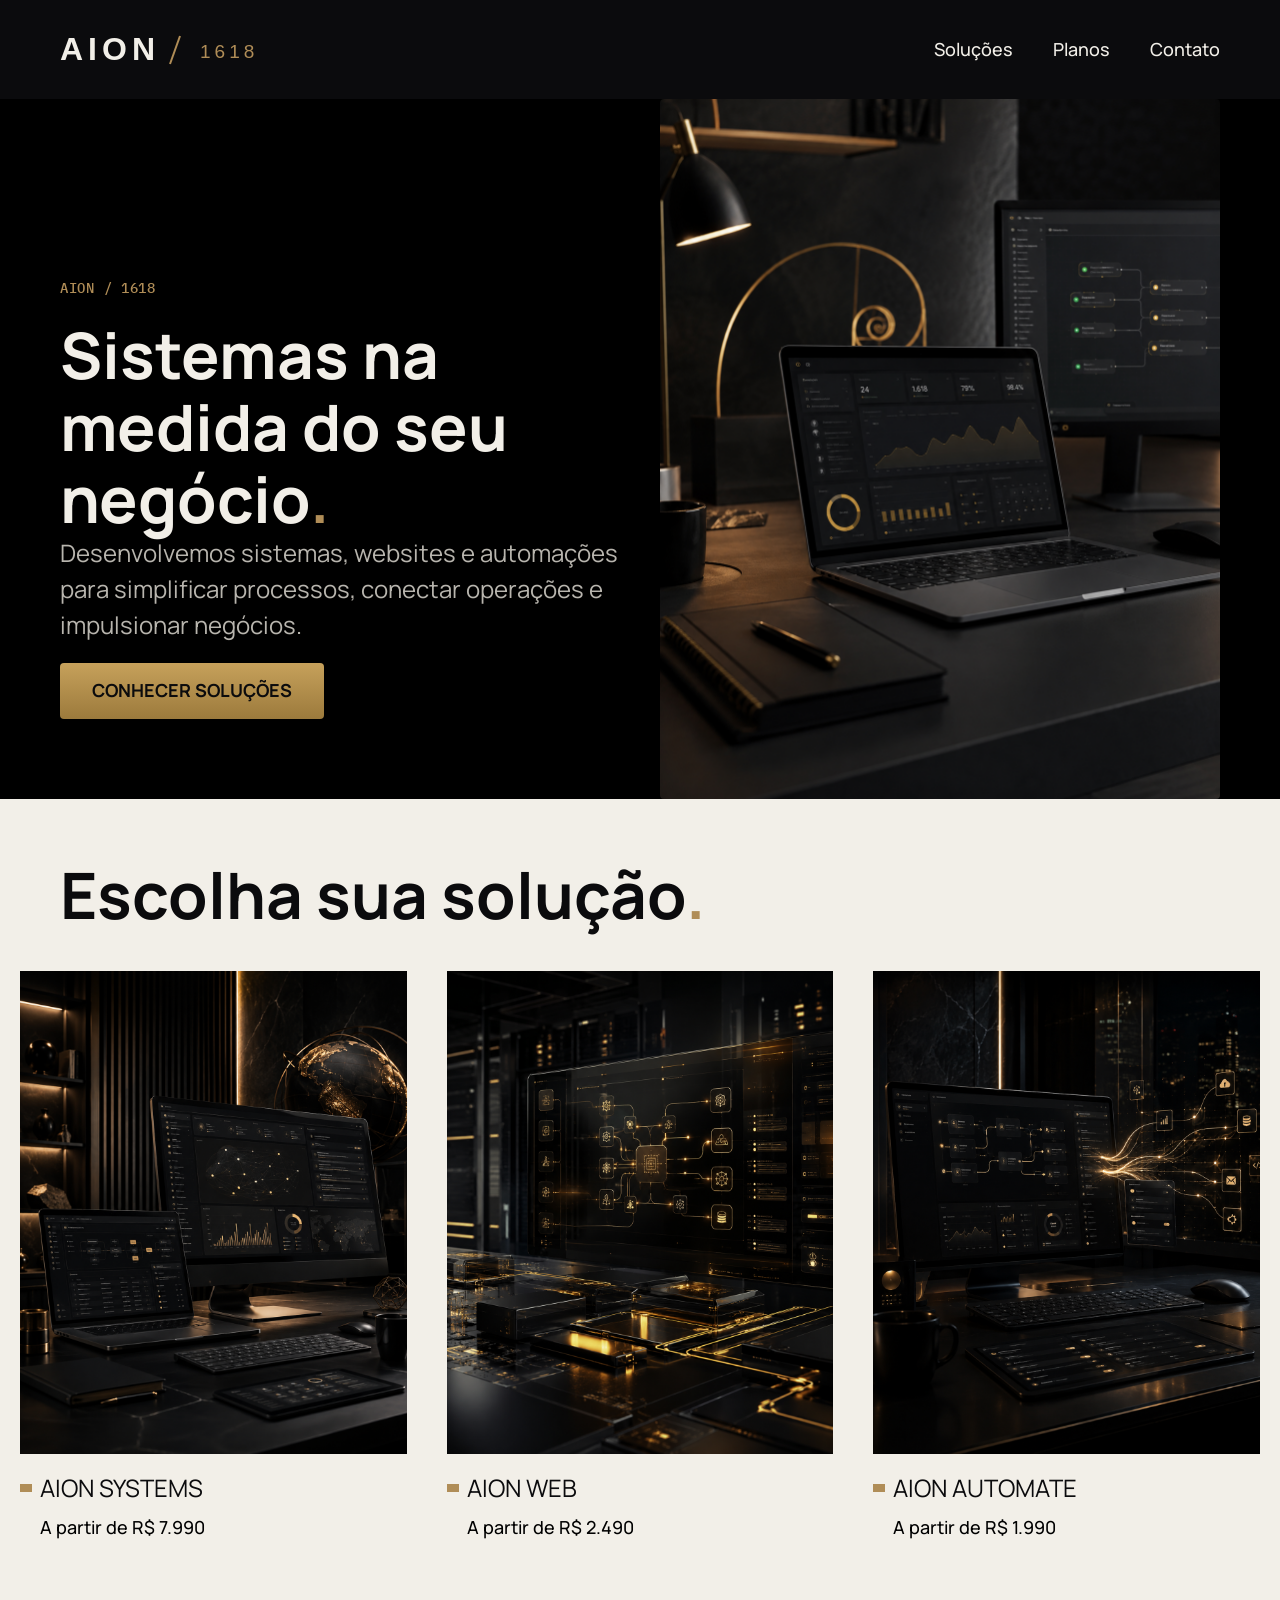
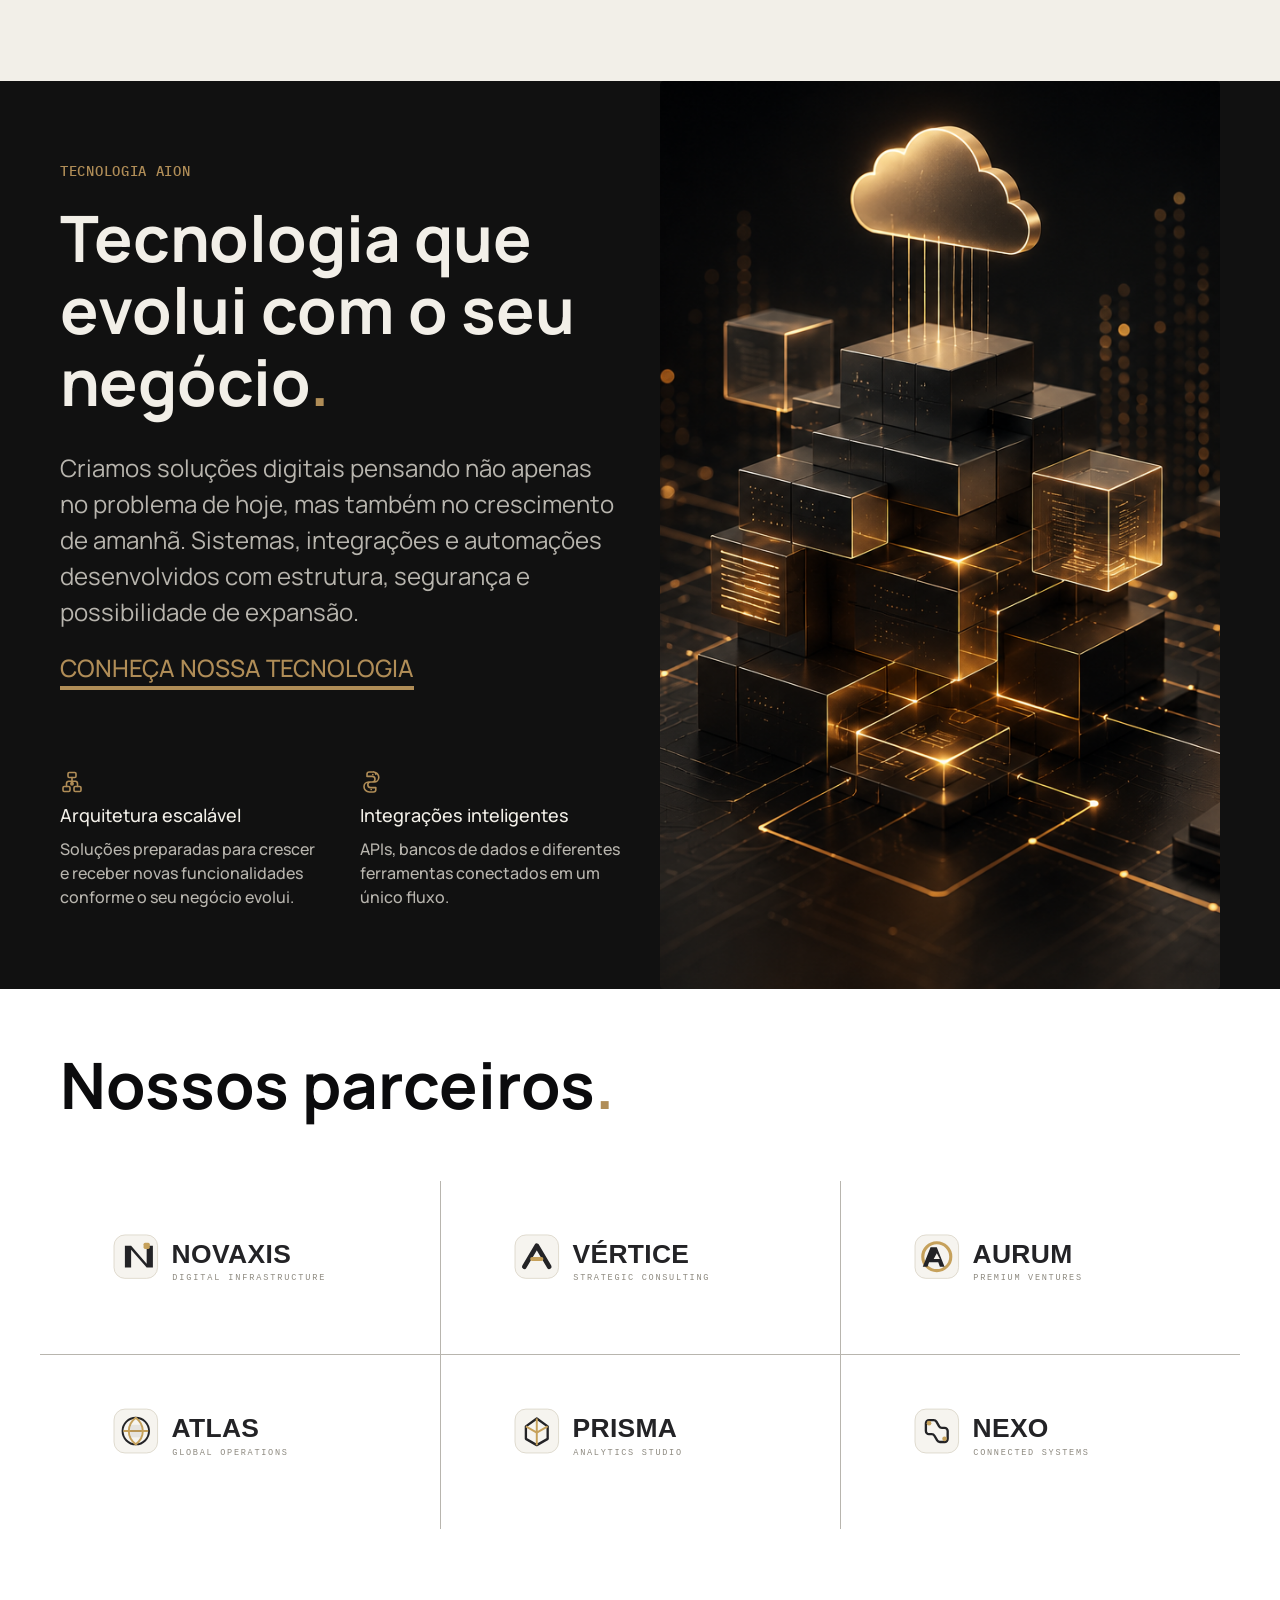
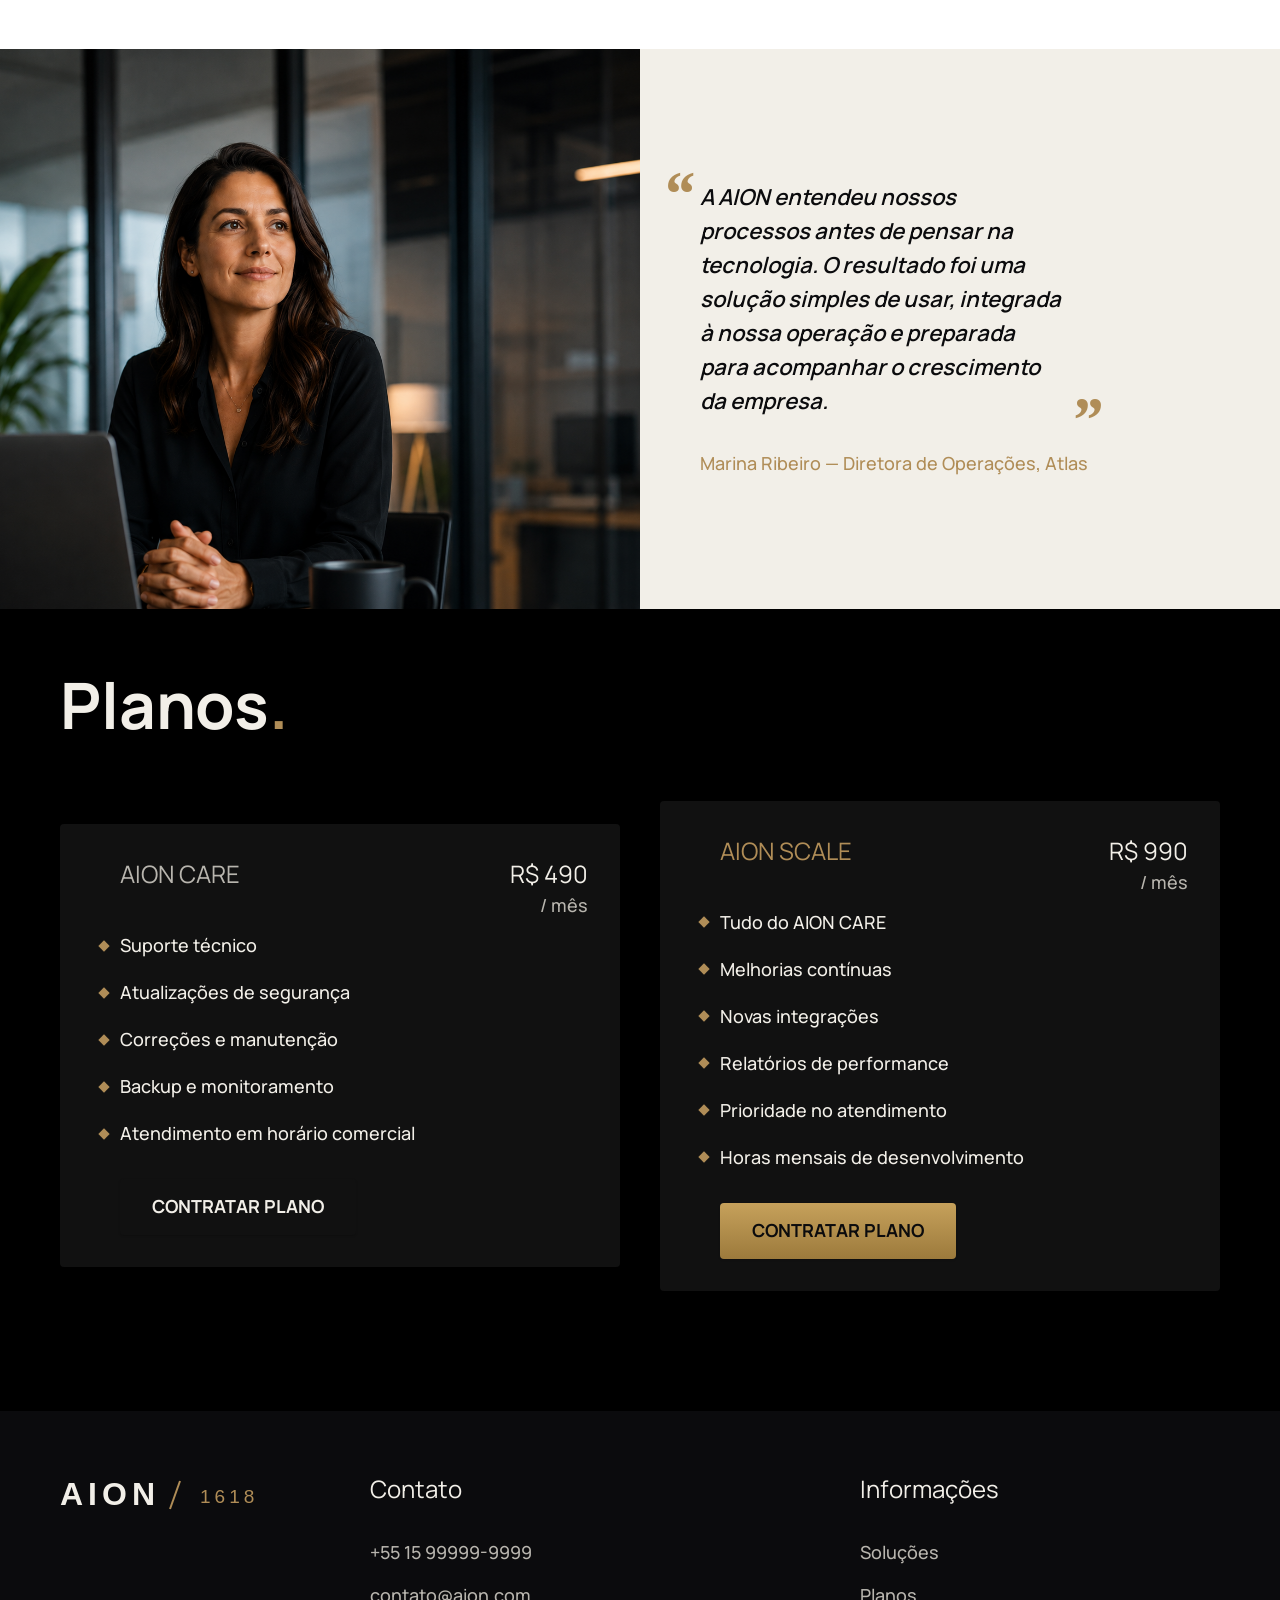
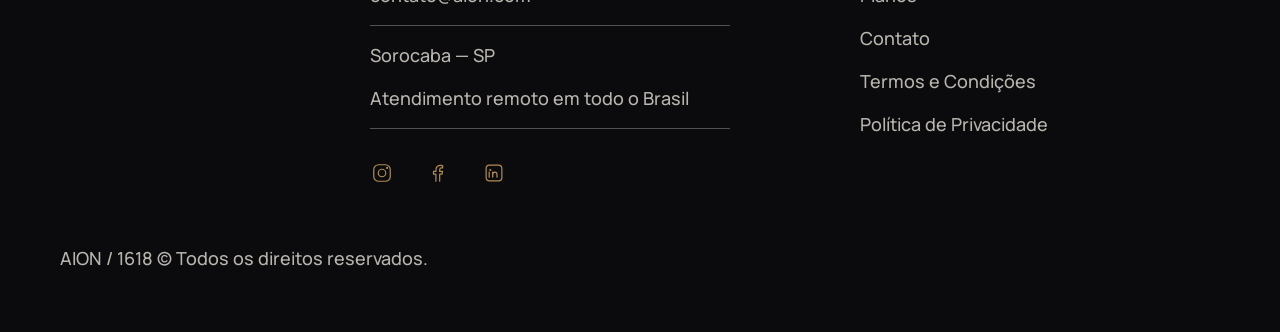
<file: index.html>
<!DOCTYPE html>
<html lang="pt-br">

<head>
  <meta charset="UTF-8">
  <meta name="viewport" content="width=device-width, initial-scale=1.0">

  <!-- Fontes -->
  <link rel="preconnect" href="https://fonts.googleapis.com">
  <link rel="preconnect" href="https://fonts.gstatic.com" crossorigin>

  <link
    href="https://fonts.googleapis.com/css2?family=IBM+Plex+Mono:ital,wght@0,100;0,200;0,300;0,400;0,500;0,600;0,700;1,100;1,200;1,300;1,400;1,500;1,600;1,700&family=Manrope:wght@200..800&display=swap"
    rel="stylesheet"
  >

  <!-- CSS -->
  <link rel="stylesheet" href="./css/style.min.css">

  <title>AION / 1618 | Soluções digitais sob medida</title>

  <meta
    name="description"
    content="AION / 1618 desenvolve sistemas empresariais, websites e automações sob medida para simplificar processos e impulsionar negócios."
  >

  <!-- JavaScript habilitado -->
  <script>
    document.documentElement.classList.add("js");
  </script>
</head>


<body>

  <!-- HEADER -->
  <header class="header-bg">

    <div class="header container">

      <a href="./">
        <img
          src="./img/aion.svg"
          alt="AION / 1618"
        >
      </a>

      <nav aria-label="Navegação principal">

        <ul class="header-menu">

          <li>
            <a
              class="texto-pequeno cor-offwhite"
              href="./solucoes.html"
            >
              Soluções
            </a>
          </li>

          <li>
            <a
              class="texto-pequeno cor-offwhite"
              href="./planos.html"
            >
              Planos
            </a>
          </li>

          <li>
            <a
              class="texto-pequeno cor-offwhite"
              href="./contato.html"
            >
              Contato
            </a>
          </li>

        </ul>

      </nav>

    </div>

  </header>


  <main>


    <!-- INTRODUÇÃO -->
    <section class="introducao-bg">

      <div class="introducao container">

        <div class="introducao-conteudo">

          <p
            class="texto-tecnico cor-bronze"
            data-anime="100"
          >
            AION / 1618
          </p>

          <h1
            class="texto-grande cor-offwhite"
            data-anime="200"
          >
            Sistemas na medida do seu negócio<span class="cor-bronze">.</span>
          </h1>

          <p
            class="texto-medio cor-cinza"
            data-anime="300"
          >
            Desenvolvemos sistemas, websites e automações para simplificar processos,
            conectar operações e impulsionar negócios.
          </p>

          <a
            class="botao"
            href="./solucoes.html"
            data-anime="400"
          >
            Conhecer soluções
          </a>

        </div>


        <div>

          <img
            src="./img/fotos/introducao.jpg"
            alt="Sistema empresarial desenvolvido pela AION / 1618."
          >

        </div>

      </div>

    </section>


    <!-- SOLUÇÕES -->
    <section class="solucoes-lista">

      <h2 class="container texto-grande cor-grafite">
        Escolha sua solução<span class="cor-bronze">.</span>
      </h2>

      <ul>


        <!-- SYSTEMS -->
        <li>

          <a href="./solucoes/systems.html">

            <img
              src="./img/solucoes/systems-home.jpg"
              alt="Dashboard de sistema empresarial AION Systems"
            >

            <h3 class="texto-medio cor-grafite">
              AION SYSTEMS
            </h3>

            <span class="texto-pequeno cor-cinza-escuro">
              A partir de R$ 7.990
            </span>

          </a>

        </li>


        <!-- WEB -->
        <li>

          <a href="./solucoes/web.html">

            <img
              src="./img/solucoes/web-home.jpg"
              alt="Website desenvolvido pela AION Web"
            >

            <h3 class="texto-medio cor-grafite">
              AION WEB
            </h3>

            <span class="texto-pequeno cor-cinza-escuro">
              A partir de R$ 2.490
            </span>

          </a>

        </li>


        <!-- AUTOMATE -->
        <li>

          <a href="./solucoes/automate.html">

            <img
              src="./img/solucoes/automate-home.jpg"
              alt="Fluxo de automação desenvolvido pela AION Automate"
            >

            <h3 class="texto-medio cor-grafite">
              AION AUTOMATE
            </h3>

            <span class="texto-pequeno cor-cinza-escuro">
              A partir de R$ 1.990
            </span>

          </a>

        </li>

      </ul>

    </section>


    <!-- TECNOLOGIA -->
    <section class="tecnologia-bg">

      <div class="tecnologia container">

        <div class="tecnologia-conteudo">

          <span class="texto-tecnico cor-bronze">
            TECNOLOGIA AION
          </span>

          <h2 class="texto-grande cor-offwhite">
            Tecnologia que evolui com o seu negócio<span class="cor-bronze">.</span>
          </h2>

          <p class="texto-medio cor-cinza">
            Criamos soluções digitais pensando não apenas no problema de hoje,
            mas também no crescimento de amanhã. Sistemas, integrações e
            automações desenvolvidos com estrutura, segurança e possibilidade
            de expansão.
          </p>

          <a
            class="link"
            href="./solucoes.html"
          >
            Conheça nossa tecnologia
          </a>


          <div class="tecnologia-vantagens">


            <!-- ARQUITETURA -->
            <div>

              <img
                src="./img/icones/arquitetura.svg"
                alt=""
              >

              <h3 class="texto-pequeno cor-offwhite">
                Arquitetura escalável
              </h3>

              <p class="texto-pequeno cor-cinza">
                Soluções preparadas para crescer e receber novas funcionalidades
                conforme o seu negócio evolui.
              </p>

            </div>


            <!-- INTEGRAÇÕES -->
            <div>

              <img
                src="./img/icones/integracoes.svg"
                alt=""
              >

              <h3 class="texto-pequeno cor-offwhite">
                Integrações inteligentes
              </h3>

              <p class="texto-pequeno cor-cinza">
                APIs, bancos de dados e diferentes ferramentas conectados
                em um único fluxo.
              </p>

            </div>

          </div>

        </div>


        <div class="tecnologia-imagem">

          <img
            src="./img/fotos/tecnologia.jpg"
            alt="Tecnologia e infraestrutura digital da AION / 1618"
          >

        </div>

      </div>

    </section>


    <!-- PARCEIROS -->
    <section
      class="parceiros"
      aria-label="Nossos parceiros"
    >

      <h2 class="container texto-grande cor-grafite">
        Nossos parceiros<span class="cor-bronze">.</span>
      </h2>

      <ul>

        <li>
          <img
            src="./img/parceiros/novaxis.svg"
            alt="Novaxis"
          >
        </li>

        <li>
          <img
            src="./img/parceiros/vertice.svg"
            alt="Vértice"
          >
        </li>

        <li>
          <img
            src="./img/parceiros/aurum.svg"
            alt="Aurum"
          >
        </li>

        <li>
          <img
            src="./img/parceiros/atlas.svg"
            alt="Atlas"
          >
        </li>

        <li>
          <img
            src="./img/parceiros/prisma.svg"
            alt="Prisma"
          >
        </li>

        <li>
          <img
            src="./img/parceiros/nexo.svg"
            alt="Nexo"
          >
        </li>

      </ul>

    </section>


    <!-- DEPOIMENTO -->
    <section
      class="depoimento"
      aria-label="Depoimento de cliente"
    >

      <div>

        <img
          src="./img/fotos/depoimento.jpg"
          alt="Marina Ribeiro, cliente da AION / 1618"
        >

      </div>


      <div class="depoimento-conteudo">

        <blockquote class="texto-medio cor-grafite">

          <p>
            A AION entendeu nossos processos antes de pensar na tecnologia.
            O resultado foi uma solução simples de usar, integrada à nossa operação
            e preparada para acompanhar o crescimento da empresa.
          </p>

        </blockquote>

        <span class="texto-pequeno cor-bronze">
          Marina Ribeiro — Diretora de Operações, Atlas
        </span>

      </div>

    </section>


    <!-- PLANOS -->
    <section class="planos-bg">

      <div class="planos container">

        <h2 class="texto-grande cor-offwhite">
          Planos<span class="cor-bronze">.</span>
        </h2>


        <!-- AION CARE -->
        <div class="plano-item">

          <h3 class="texto-medio cor-cinza">
            AION CARE
          </h3>

          <span class="texto-medio cor-offwhite">
            R$ 490

            <span class="texto-pequeno cor-cinza">
              / mês
            </span>
          </span>

          <ul class="texto-pequeno cor-offwhite">

            <li>
              Suporte técnico
            </li>

            <li>
              Atualizações de segurança
            </li>

            <li>
              Correções e manutenção
            </li>

            <li>
              Backup e monitoramento
            </li>

            <li>
              Atendimento em horário comercial
            </li>

          </ul>

          <a
            class="botao secundario"
            href="./orcamento.html?plano=care"
          >
            Contratar plano
          </a>

        </div>


        <!-- AION SCALE -->
        <div class="plano-item">

          <h3 class="texto-medio cor-bronze">
            AION SCALE
          </h3>

          <span class="texto-medio cor-offwhite">
            R$ 990

            <span class="texto-pequeno cor-cinza">
              / mês
            </span>
          </span>

          <ul class="texto-pequeno cor-offwhite">

            <li>
              Tudo do AION CARE
            </li>

            <li>
              Melhorias contínuas
            </li>

            <li>
              Novas integrações
            </li>

            <li>
              Relatórios de performance
            </li>

            <li>
              Prioridade no atendimento
            </li>

            <li>
              Horas mensais de desenvolvimento
            </li>

          </ul>

          <a
            class="botao"
            href="./orcamento.html?plano=scale"
          >
            Contratar plano
          </a>

        </div>

      </div>

    </section>

  </main>


  <!-- FOOTER -->
  <footer class="footer-bg">

    <div class="footer container">


      <!-- LOGO -->
      <div class="footer-logo">

        <a href="./">

          <img
            src="./img/aion.svg"
            alt="AION / 1618"
          >

        </a>

      </div>


      <!-- CONTATO -->
      <div class="footer-contato">

        <h3 class="texto-medio cor-offwhite">
          Contato
        </h3>

        <ul class="texto-pequeno cor-cinza">

          <li>

            <a
              class="cor-cinza"
              href="tel:+5515999999999"
            >
              +55 15 99999-9999
            </a>

          </li>

          <li>

            <a
              class="cor-cinza"
              href="mailto:contato@aion.com"
            >
              contato@aion.com
            </a>

          </li>

          <li>
            Sorocaba — SP
          </li>

          <li>
            Atendimento remoto em todo o Brasil
          </li>

        </ul>


        <!-- REDES -->
        <div class="footer-redes">

          <a
            href="#"
            aria-label="Instagram"
          >

            <img
              src="./img/redes/instagram.svg"
              alt=""
            >

          </a>

          <a
            href="#"
            aria-label="Facebook"
          >

            <img
              src="./img/redes/facebook.svg"
              alt=""
            >

          </a>

          <a
            href="#"
            aria-label="LinkedIn"
          >

            <img
              src="./img/redes/linkedin.svg"
              alt=""
            >

          </a>

        </div>

      </div>


      <!-- INFORMAÇÕES -->
      <div class="footer-informacoes">

        <h3 class="texto-medio cor-offwhite">
          Informações
        </h3>

        <nav aria-label="Navegação do rodapé">

          <ul class="texto-pequeno">

            <li>

              <a
                class="cor-cinza"
                href="./solucoes.html"
              >
                Soluções
              </a>

            </li>

            <li>

              <a
                class="cor-cinza"
                href="./planos.html"
              >
                Planos
              </a>

            </li>

            <li>

              <a
                class="cor-cinza"
                href="./contato.html"
              >
                Contato
              </a>

            </li>

            <li>

              <a
                class="cor-cinza"
                href="./termos.html"
              >
                Termos e Condições
              </a>

            </li>

            <li>

              <a
                class="cor-cinza"
                href="./termos.html#privacidade"
              >
                Política de Privacidade
              </a>

            </li>

          </ul>

        </nav>

      </div>


      <!-- COPYRIGHT -->
      <p class="footer-copy texto-pequeno cor-cinza">
        AION / 1618 © Todos os direitos reservados.
      </p>

    </div>

  </footer>


  <!-- JAVASCRIPT -->
  <script src="./js/script.js"></script>
  <script src="./js/animar.js"></script>

</body>

</html>
</file>
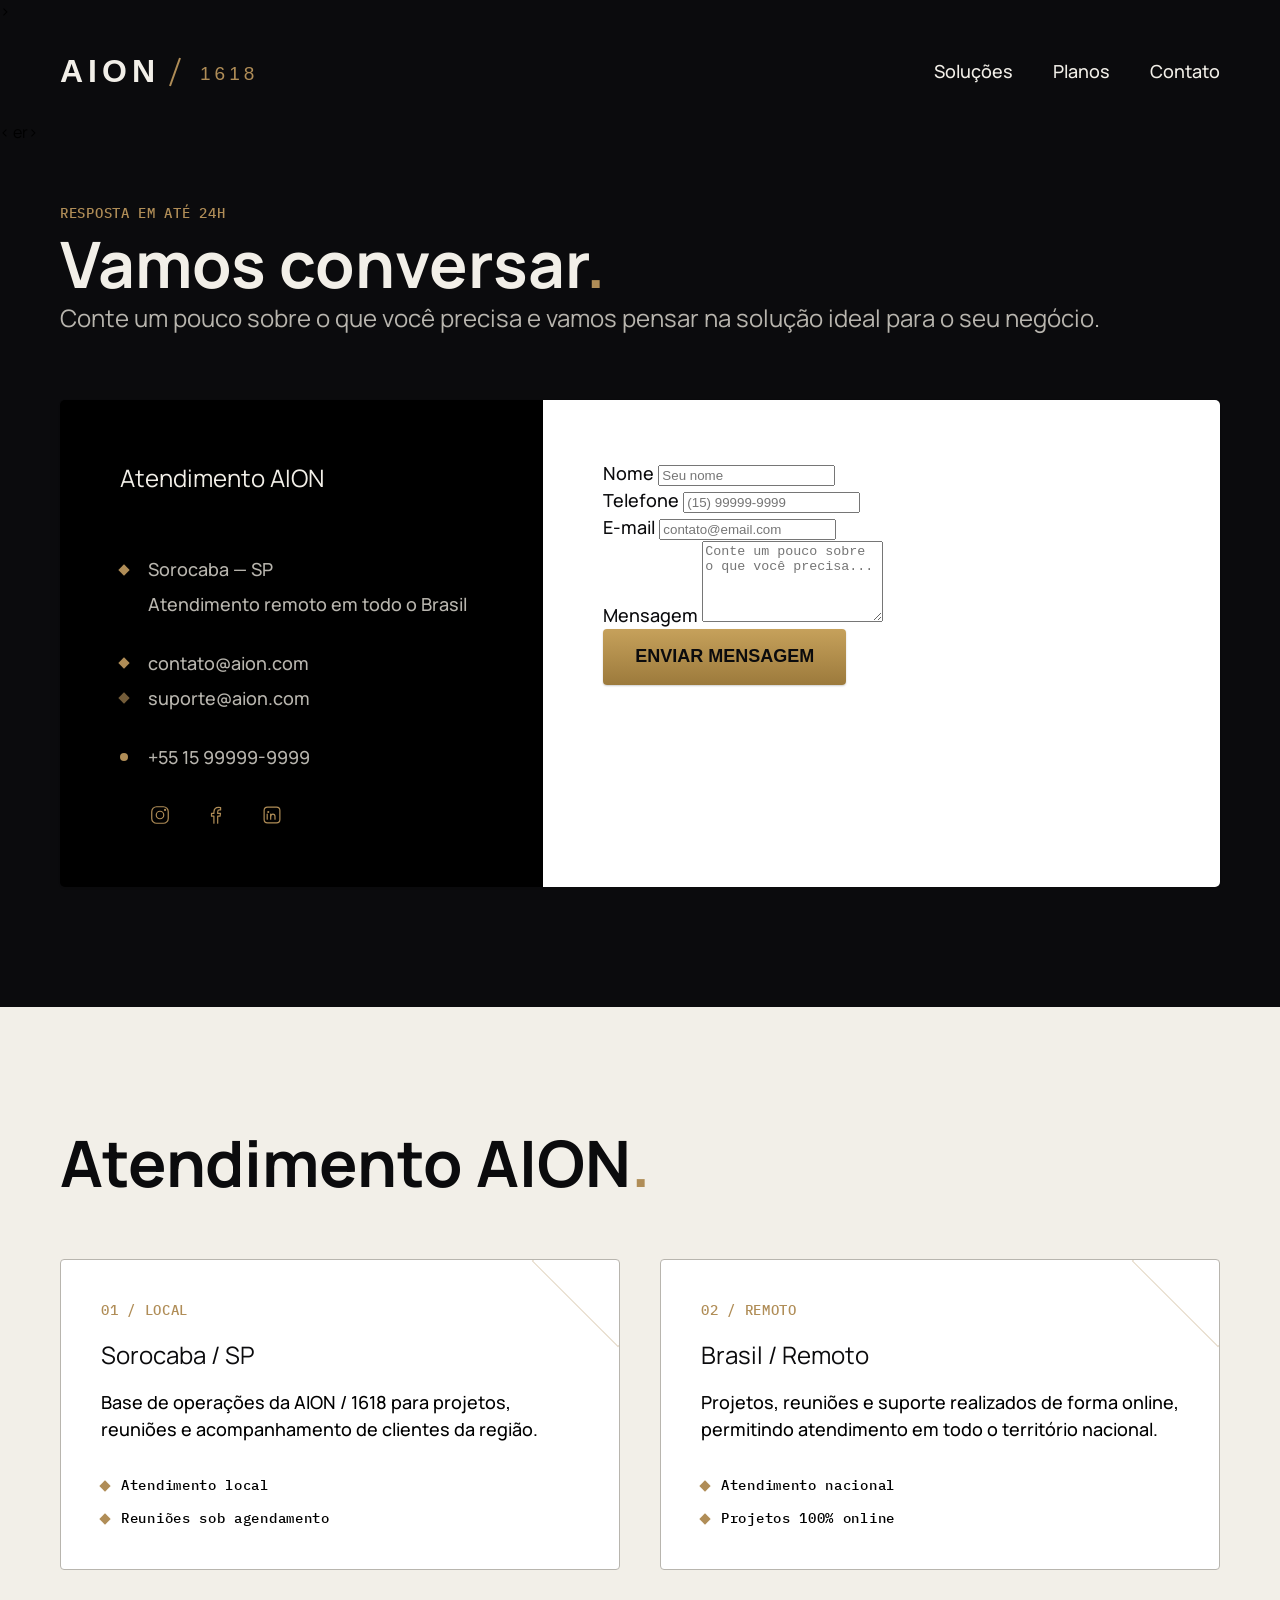
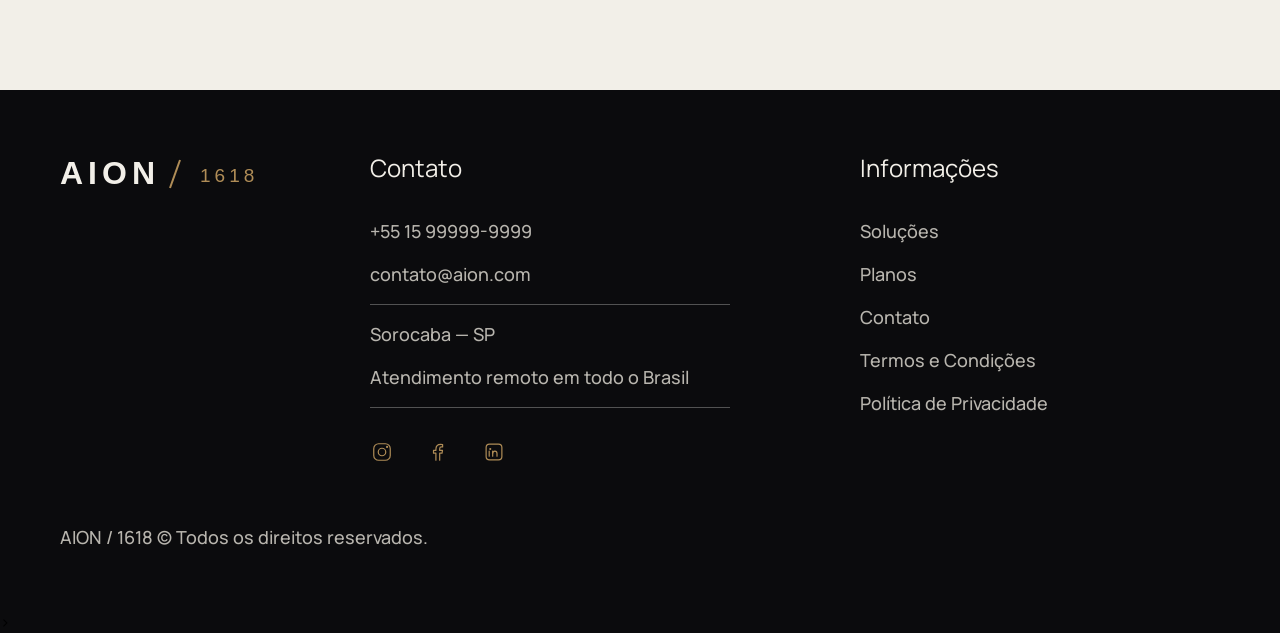
<file: contato.html>
<!DOCTYPE html>
<html lang="pt-br">

<head>
  <meta charset="UTF-8">
  <meta name="viewport" content="width=device-width, initial-scale=1.0">

  <!-- Fontes -->
  <link rel="preconnect" href="https://fonts.googleapis.com">
  <link rel="preconnect" href="https://fonts.gstatic.com" crossorigin>

  <link href="https://fonts.googleapis.com/css2?family=IBM+Plex+Mono:ital,wght@0,100;0,200;0,300;0,400;0,500;0,600;0,700;1,100;1,200;1,300;1,400;1,500;1,600;1,700&family=Manrope:wght@200..800&display=swap" rel="stylesheet">

  <!-- CSS -->
  <link rel="stylesheet" href="./css/style.min.css">

  <title>Contato | AION / 1618</title>

  <meta name="description" content="Entre em contato com a AION / 1618 para conversar sobre sistemas, websites, automações e soluções digitais para o seu negócio.">
  <script> document.documentElement.classlist.add('js')</script>
</head>>


<body id="contato">

  <!-- HEADER -->
  <header class="header-bg">

    <div class="header container">

      <a href="./">
        <img src="./img/aion.svg" alt="AION / 1618">
      </a>

      <nav aria-label="Navegação principal">

        <ul class="header-menu">

          <li>
            <a class="texto-pequeno cor-offwhite" href="./solucoes.html">
              Soluções
            </a>
          </li>

          <li>
            <a class="texto-pequeno cor-offwhite" href="./planos.html">
              Planos
            </a>
          </li>

          <li>
            <a class="texto-pequeno cor-offwhite" href="./contato.html">
              Contato
            </a>
          </li>

        </ul>

      </nav>

    </div>

    < <script> document.documentElement.classlist.add('js')</script>
      </head>er>


      <main>

        <!-- TÍTULO -->
        <section class="titulo-bg">

          <div class="titulo container">

            <p class="texto-tecnico cor-bronze">
              RESPOSTA EM ATÉ 24H
            </p>

            <h1 class="texto-grande cor-offwhite">
              Vamos conversar<span class="cor-bronze">.</span>
            </h1>

            <p class="texto-medio cor-cinza">
              Conte um pouco sobre o que você precisa e vamos pensar
              na solução ideal para o seu negócio.
            </p>

          </div>

        </section>


        <!-- CONTATO -->
        <section class="contato-bg">

          <div class="contato container">


            <!-- DADOS DE CONTATO -->
            <section class="contato-dados" aria-label="Dados de contato">

              <h2 class="texto-medio cor-offwhite">
                Atendimento AION
              </h2>


              <!-- LOCALIZAÇÃO -->
              <div class="contato-endereco texto-pequeno cor-cinza">

                <p>
                  Sorocaba — SP
                </p>

                <p>
                  Atendimento remoto em todo o Brasil
                </p>

              </div>


              <!-- MEIOS DE CONTATO -->
              <address class="contato-meios texto-pequeno">

                <a class="cor-cinza" href="mailto:contato@aion.com">
                  contato@aion.com
                </a>

                <a class="cor-cinza" href="mailto:suporte@aion.com">
                  suporte@aion.com
                </a>

                <a class="cor-cinza" href="tel:+5515999999999">
                  +55 15 99999-9999
                </a>

              </address>


              <!-- REDES SOCIAIS -->
              <div class="contato-redes">

                <a href="#" aria-label="Instagram">
                  <img src="./img/redes/instagram.svg" alt="">
                </a>

                <a href="#" aria-label="Facebook">
                  <img src="./img/redes/facebook.svg" alt="">
                </a>

                <a href="#" aria-label="LinkedIn">
                  <img src="./img/redes/linkedin.svg" alt="">
                </a>

              </div>

            </section>


            <!-- FORMULÁRIO -->
            <section class="contato-formulario" aria-label="Formulário de contato">

              <form class="form" action="./contato.html" method="post">


                <!-- NOME -->
                <div>

                  <label class="texto-pequeno cor-grafite" for="nome">
                    Nome
                  </label>

                  <input type="text" id="nome" name="nome" placeholder="Seu nome" required>

                </div>


                <!-- TELEFONE -->
                <div>

                  <label class="texto-pequeno cor-grafite" for="telefone">
                    Telefone
                  </label>

                  <input type="tel" id="telefone" name="telefone" placeholder="(15) 99999-9999">

                </div>


                <!-- E-MAIL -->
                <div class="col-2">

                  <label class="texto-pequeno cor-grafite" for="email">
                    E-mail
                  </label>

                  <input type="email" id="email" name="email" placeholder="contato@email.com" required>

                </div>


                <!-- MENSAGEM -->
                <div class="col-2">

                  <label class="texto-pequeno cor-grafite" for="mensagem">
                    Mensagem
                  </label>

                  <textarea rows="5" id="mensagem" name="mensagem" placeholder="Conte um pouco sobre o que você precisa..." required></textarea>

                </div>


                <!-- BOTÃO -->
                <button class="botao col-2" type="submit">
                  Enviar mensagem
                </button>

              </form>

            </section>

          </div>

        </section>

      </main>
      <!-- ATENDIMENTO AION -->
      <section class="atendimento-bg">

        <div class="atendimento container">

          <h2 class="texto-grande cor-grafite">
            Atendimento AION<span class="cor-bronze">.</span>
          </h2>

          <div class="atendimento-grid">

            <!-- SOROCABA -->
            <div class="atendimento-item">

              <span class="texto-tecnico cor-bronze">
                01 / LOCAL
              </span>

              <h3 class="texto-medio cor-grafite">
                Sorocaba / SP
              </h3>

              <p class="texto-pequeno cor-cinza-escuro">
                Base de operações da AION / 1618 para projetos,
                reuniões e acompanhamento de clientes da região.
              </p>

              <div class="atendimento-info">

                <span class="texto-tecnico cor-cinza-escuro">
                  Atendimento local
                </span>

                <span class="texto-tecnico cor-cinza-escuro">
                  Reuniões sob agendamento
                </span>

              </div>

            </div>


            <!-- REMOTO -->
            <div class="atendimento-item">

              <span class="texto-tecnico cor-bronze">
                02 / REMOTO
              </span>

              <h3 class="texto-medio cor-grafite">
                Brasil / Remoto
              </h3>

              <p class="texto-pequeno cor-cinza-escuro">
                Projetos, reuniões e suporte realizados de forma online,
                permitindo atendimento em todo o território nacional.
              </p>

              <div class="atendimento-info">

                <span class="texto-tecnico cor-cinza-escuro">
                  Atendimento nacional
                </span>

                <span class="texto-tecnico cor-cinza-escuro">
                  Projetos 100% online
                </span>

              </div>

            </div>

          </div>

        </div>

      </section>

      </article>
      <!-- FOOTER -->
      <footer class="footer-bg">

        <div class="footer container">


          <!-- LOGO -->
          <div class="footer-logo">

            <a href="./">

              <img src="./img/aion.svg" alt="AION / 1618">

            </a>

          </div>


          <!-- CONTATO -->
          <div class="footer-contato">

            <h3 class="texto-medio cor-offwhite">
              Contato
            </h3>

            <ul class="texto-pequeno cor-cinza">

              <li>

                <a class="cor-cinza" href="tel:+5515999999999">
                  +55 15 99999-9999
                </a>

              </li>

              <li>

                <a class="cor-cinza" href="mailto:contato@aion.com">
                  contato@aion.com
                </a>

              </li>

              <li>
                Sorocaba — SP
              </li>

              <li>
                Atendimento remoto em todo o Brasil
              </li>

            </ul>


            <!-- REDES -->
            <div class="footer-redes">

              <a href="#" aria-label="Instagram">
                <img src="./img/redes/instagram.svg" alt="">
              </a>

              <a href="#" aria-label="Facebook">
                <img src="./img/redes/facebook.svg" alt="">
              </a>

              <a href="#" aria-label="LinkedIn">
                <img src="./img/redes/linkedin.svg" alt="">
              </a>

            </div>

          </div>


          <!-- INFORMAÇÕES -->
          <div class="footer-informacoes">

            <h3 class="texto-medio cor-offwhite">
              Informações
            </h3>

            <nav aria-label="Navegação do rodapé">

              <ul class="texto-pequeno">

                <li>

                  <a class="cor-cinza" href="./solucoes.html">
                    Soluções
                  </a>

                </li>

                <li>

                  <a class="cor-cinza" href="./planos.html">
                    Planos
                  </a>

                </li>

                <li>

                  <a class="cor-cinza" href="./contato.html">
                    Contato
                  </a>

                </li>

                <li>

                  <a class="cor-cinza" href="./termos.html">
                    Termos e Condições
                  </a>

                </li>

                <li>

                  <a class="cor-cinza" href="./termos.html#privacidade">
                    Política de Privacidade
                  </a>

                </li>

              </ul>

            </nav>

          </div>


          <!-- COPYRIGHT -->
          <p class="footer-copy texto-pequeno cor-cinza">
            AION / 1618 © Todos os direitos reservados.
          </p>

        </div>

      </footer>

      <script src="./js/script.js"></script>
      <script src="./js/animar.js"></script>
</body>>

</html>
</file>
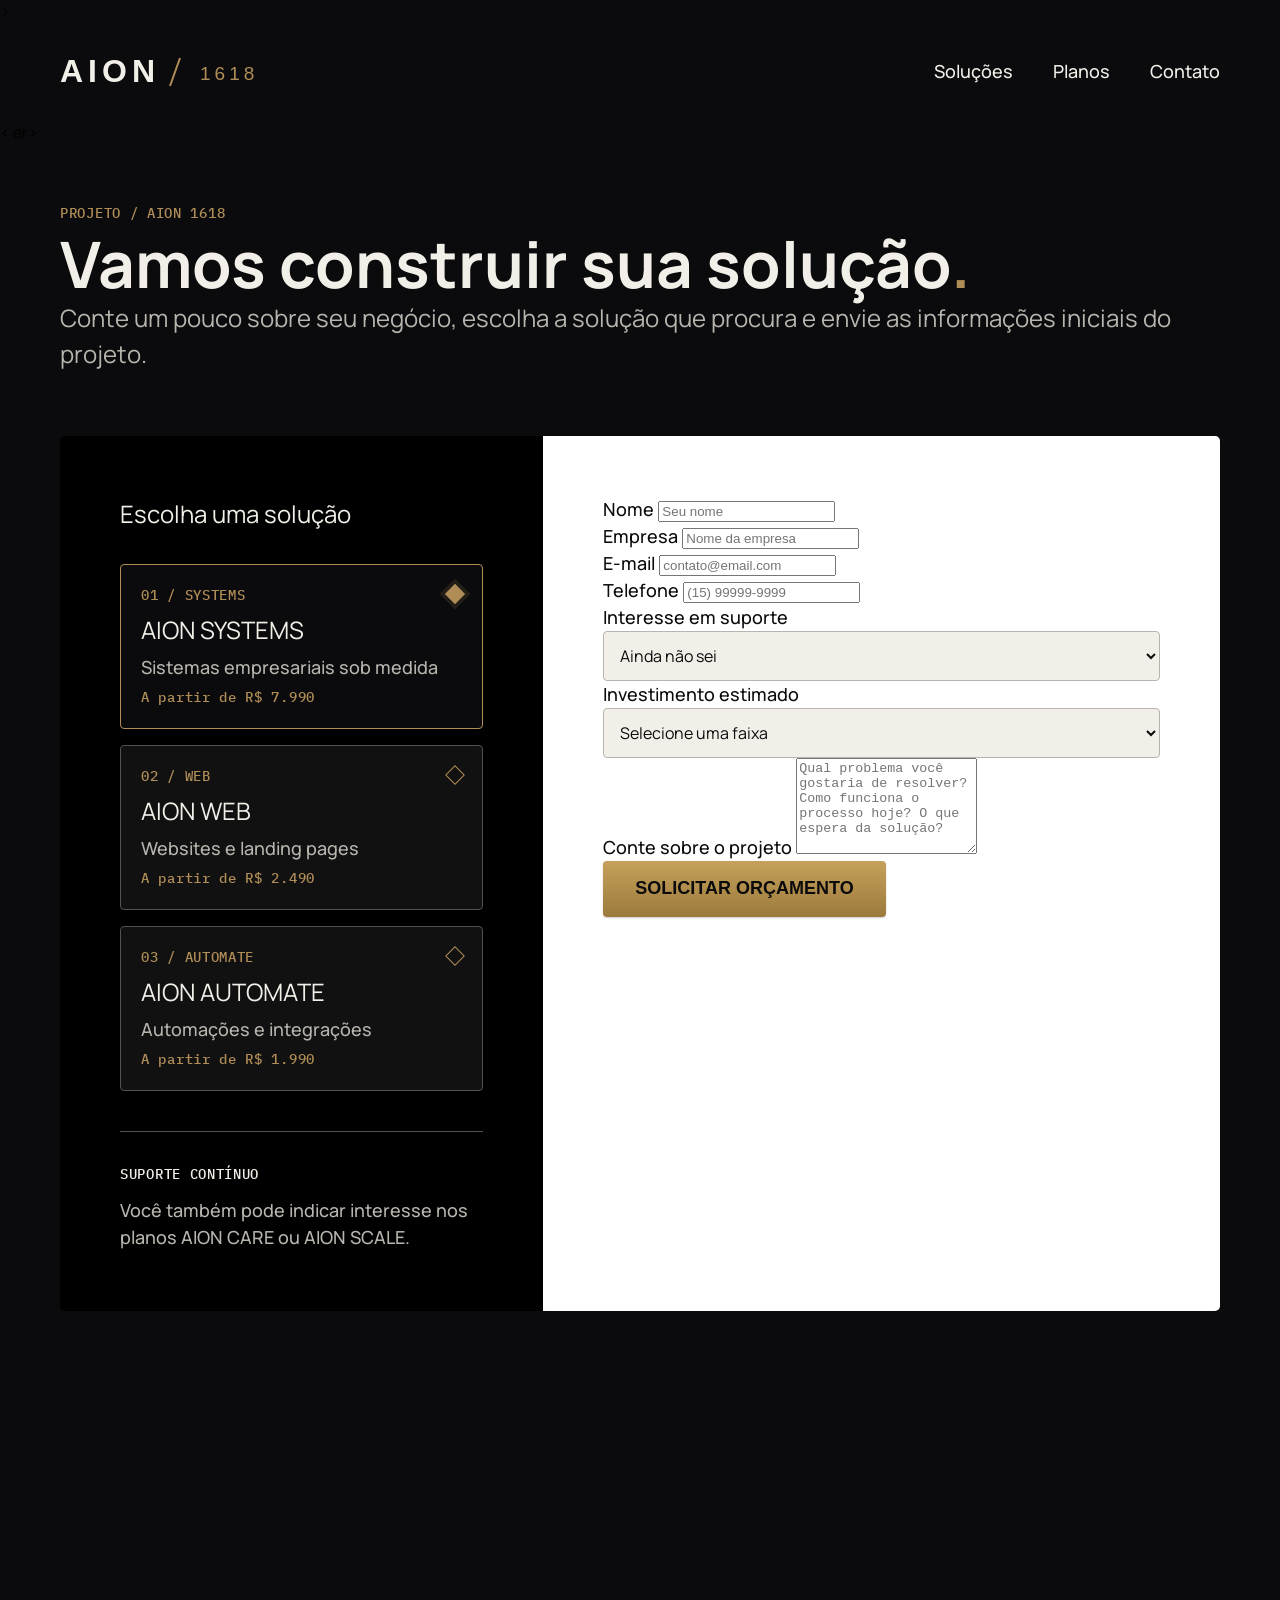
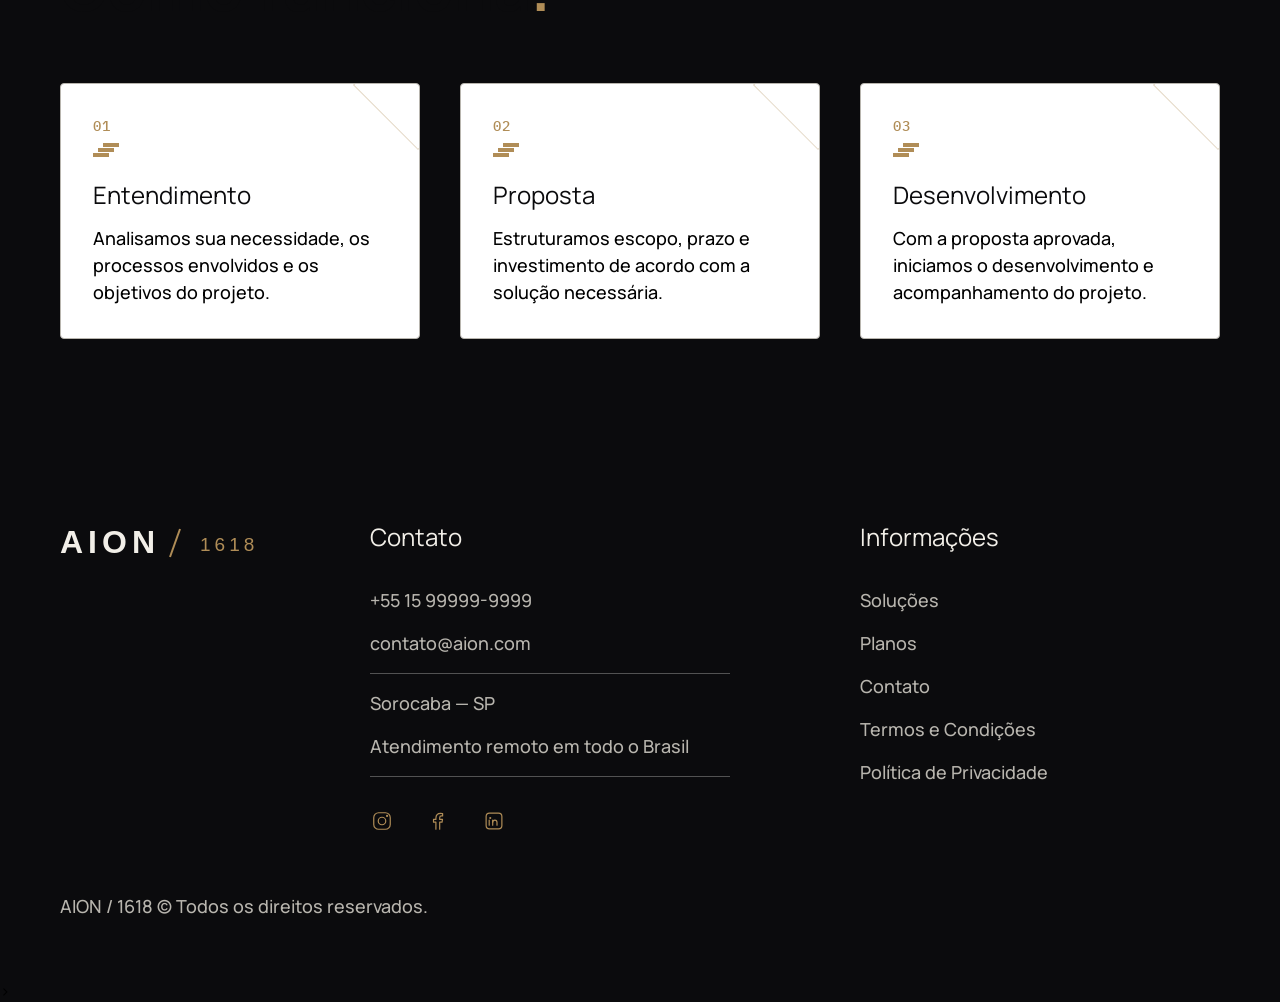
<file: orcamento.html>
<!DOCTYPE html>
<html lang="pt-br">

<head>
  <meta charset="UTF-8">
  <meta name="viewport" content="width=device-width, initial-scale=1.0">

  <!-- Fontes -->
  <link rel="preconnect" href="https://fonts.googleapis.com">
  <link rel="preconnect" href="https://fonts.gstatic.com" crossorigin>

  <link href="https://fonts.googleapis.com/css2?family=IBM+Plex+Mono:ital,wght@0,100;0,200;0,300;0,400;0,500;0,600;0,700;1,100;1,200;1,300;1,400;1,500;1,600;1,700&family=Manrope:wght@200..800&display=swap" rel="stylesheet">

  <!-- CSS -->
  <link rel="stylesheet" href="./css/style.min.css">

  <title>Orçamento | AION / 1618</title>

  <meta name="description" content="Solicite um orçamento para sistemas, websites e automações desenvolvidos pela AION / 1618.">
  <script> document.documentElement.classlist.add('js')</script>
</head>>


<body id="orcamento">


  <!-- HEADER -->
  <header class="header-bg">

    <div class="header container">

      <a href="./">
        <img src="./img/aion.svg" alt="AION / 1618">
      </a>

      <nav aria-label="Navegação principal">

        <ul class="header-menu">

          <li>
            <a class="texto-pequeno cor-offwhite" href="./solucoes.html">
              Soluções
            </a>
          </li>

          <li>
            <a class="texto-pequeno cor-offwhite" href="./planos.html">
              Planos
            </a>
          </li>

          <li>
            <a class="texto-pequeno cor-offwhite" href="./contato.html">
              Contato
            </a>
          </li>

        </ul>

      </nav>

    </div>

    < <script> document.documentElement.classlist.add('js')</script>
      </head>er>


      <main>


        <!-- TÍTULO -->
        <section class="titulo-bg">

          <div class="titulo container">

            <p class="texto-tecnico cor-bronze">
              PROJETO / AION 1618
            </p>

            <h1 class="texto-grande cor-offwhite">
              Vamos construir sua solução<span class="cor-bronze">.</span>
            </h1>

            <p class="texto-medio cor-cinza">
              Conte um pouco sobre seu negócio, escolha a solução que procura
              e envie as informações iniciais do projeto.
            </p>

          </div>

        </section>


        <!-- ORÇAMENTO -->
        <section class="orcamento-bg">

          <div class="orcamento container">


            <!-- ESCOLHA DA SOLUÇÃO -->
            <div class="orcamento-produto">

              <h2 class="texto-medio cor-offwhite">
                Escolha uma solução
              </h2>


              <div class="orcamento-opcoes">


                <!-- SYSTEMS -->
                <label class="orcamento-opcao">

                  <input type="radio" name="solucao" value="systems" form="form-orcamento" checked>

                  <span class="texto-tecnico cor-bronze">
                    01 / SYSTEMS
                  </span>

                  <strong class="texto-medio cor-offwhite">
                    AION SYSTEMS
                  </strong>

                  <span class="texto-pequeno cor-cinza">
                    Sistemas empresariais sob medida
                  </span>

                  <span class="texto-tecnico cor-bronze">
                    A partir de R$ 7.990
                  </span>

                </label>


                <!-- WEB -->
                <label class="orcamento-opcao">

                  <input type="radio" name="solucao" value="web" form="form-orcamento">

                  <span class="texto-tecnico cor-bronze">
                    02 / WEB
                  </span>

                  <strong class="texto-medio cor-offwhite">
                    AION WEB
                  </strong>

                  <span class="texto-pequeno cor-cinza">
                    Websites e landing pages
                  </span>

                  <span class="texto-tecnico cor-bronze">
                    A partir de R$ 2.490
                  </span>

                </label>


                <!-- AUTOMATE -->
                <label class="orcamento-opcao">

                  <input type="radio" name="solucao" value="automate" form="form-orcamento">

                  <span class="texto-tecnico cor-bronze">
                    03 / AUTOMATE
                  </span>

                  <strong class="texto-medio cor-offwhite">
                    AION AUTOMATE
                  </strong>

                  <span class="texto-pequeno cor-cinza">
                    Automações e integrações
                  </span>

                  <span class="texto-tecnico cor-bronze">
                    A partir de R$ 1.990
                  </span>

                </label>

              </div>


              <!-- PLANO -->
              <div class="orcamento-plano">

                <h3 class="texto-tecnico cor-offwhite">
                  SUPORTE CONTÍNUO
                </h3>

                <p class="texto-pequeno cor-cinza">
                  Você também pode indicar interesse nos planos
                  AION CARE ou AION SCALE.
                </p>

              </div>

            </div>


            <!-- FORMULÁRIO -->
            <div class="orcamento-formulario">

              <form id="form-orcamento" class="form" action="./orcamento.html" method="post">


                <!-- NOME -->
                <div>

                  <label class="texto-pequeno cor-grafite" for="nome">
                    Nome
                  </label>

                  <input type="text" id="nome" name="nome" placeholder="Seu nome" required>

                </div>


                <!-- EMPRESA -->
                <div>

                  <label class="texto-pequeno cor-grafite" for="empresa">
                    Empresa
                  </label>

                  <input type="text" id="empresa" name="empresa" placeholder="Nome da empresa">

                </div>


                <!-- E-MAIL -->
                <div>

                  <label class="texto-pequeno cor-grafite" for="email">
                    E-mail
                  </label>

                  <input type="email" id="email" name="email" placeholder="contato@email.com" required>

                </div>


                <!-- TELEFONE -->
                <div>

                  <label class="texto-pequeno cor-grafite" for="telefone">
                    Telefone
                  </label>

                  <input type="tel" id="telefone" name="telefone" placeholder="(15) 99999-9999">

                </div>


                <!-- PLANO -->
                <div class="col-2">

                  <label class="texto-pequeno cor-grafite" for="plano">
                    Interesse em suporte
                  </label>

                  <select id="plano" name="plano">

                    <option value="">
                      Ainda não sei
                    </option>

                    <option value="sem-plano">
                      Somente o projeto
                    </option>

                    <option value="care">
                      AION CARE — R$ 490/mês
                    </option>

                    <option value="scale">
                      AION SCALE — R$ 990/mês
                    </option>

                  </select>

                </div>


                <!-- ORÇAMENTO DISPONÍVEL -->
                <div class="col-2">

                  <label class="texto-pequeno cor-grafite" for="investimento">
                    Investimento estimado
                  </label>

                  <select id="investimento" name="investimento">

                    <option value="">
                      Selecione uma faixa
                    </option>

                    <option value="ate-3000">
                      Até R$ 3.000
                    </option>

                    <option value="3000-8000">
                      R$ 3.000 a R$ 8.000
                    </option>

                    <option value="8000-15000">
                      R$ 8.000 a R$ 15.000
                    </option>

                    <option value="15000-mais">
                      Acima de R$ 15.000
                    </option>

                    <option value="nao-definido">
                      Ainda não definido
                    </option>

                  </select>

                </div>


                <!-- PROJETO -->
                <div class="col-2">

                  <label class="texto-pequeno cor-grafite" for="mensagem">
                    Conte sobre o projeto
                  </label>

                  <textarea rows="6" id="mensagem" name="mensagem" placeholder="Qual problema você gostaria de resolver? Como funciona o processo hoje? O que espera da solução?" required></textarea>

                </div>


                <!-- BOTÃO -->
                <button class="botao col-2" type="submit">
                  Solicitar orçamento
                </button>

              </form>

            </div>

          </div>

        </section>


        <!-- COMO FUNCIONA -->
        <section class="orcamento-processo container">

          <h2 class="texto-grande cor-grafite">
            Como funciona<span class="cor-bronze">.</span>
          </h2>

          <div class="orcamento-processo-grid">


            <div>

              <span class="texto-tecnico cor-bronze">
                01
              </span>

              <h3 class="texto-medio cor-grafite">
                Entendimento
              </h3>

              <p class="texto-pequeno cor-cinza-escuro">
                Analisamos sua necessidade, os processos envolvidos
                e os objetivos do projeto.
              </p>

            </div>


            <div>

              <span class="texto-tecnico cor-bronze">
                02
              </span>

              <h3 class="texto-medio cor-grafite">
                Proposta
              </h3>

              <p class="texto-pequeno cor-cinza-escuro">
                Estruturamos escopo, prazo e investimento de acordo
                com a solução necessária.
              </p>

            </div>


            <div>

              <span class="texto-tecnico cor-bronze">
                03
              </span>

              <h3 class="texto-medio cor-grafite">
                Desenvolvimento
              </h3>

              <p class="texto-pequeno cor-cinza-escuro">
                Com a proposta aprovada, iniciamos o desenvolvimento
                e acompanhamento do projeto.
              </p>

            </div>

          </div>

        </section>

      </main>


      <!-- FOOTER -->
      <footer class="footer-bg">

        <div class="footer container">


          <!-- LOGO -->
          <div class="footer-logo">

            <a href="./">

              <img src="./img/aion.svg" alt="AION / 1618">

            </a>

          </div>


          <!-- CONTATO -->
          <div class="footer-contato">

            <h3 class="texto-medio cor-offwhite">
              Contato
            </h3>

            <ul class="texto-pequeno cor-cinza">

              <li>

                <a class="cor-cinza" href="tel:+5515999999999">
                  +55 15 99999-9999
                </a>

              </li>

              <li>

                <a class="cor-cinza" href="mailto:contato@aion.com">
                  contato@aion.com
                </a>

              </li>

              <li>
                Sorocaba — SP
              </li>

              <li>
                Atendimento remoto em todo o Brasil
              </li>

            </ul>


            <!-- REDES -->
            <div class="footer-redes">

              <a href="#" aria-label="Instagram">

                <img src="./img/redes/instagram.svg" alt="">

              </a>

              <a href="#" aria-label="Facebook">

                <img src="./img/redes/facebook.svg" alt="">

              </a>

              <a href="#" aria-label="LinkedIn">

                <img src="./img/redes/linkedin.svg" alt="">

              </a>

            </div>

          </div>


          <!-- INFORMAÇÕES -->
          <div class="footer-informacoes">

            <h3 class="texto-medio cor-offwhite">
              Informações
            </h3>

            <nav aria-label="Navegação do rodapé">

              <ul class="texto-pequeno">

                <li>
                  <a class="cor-cinza" href="./solucoes.html">
                    Soluções
                  </a>
                </li>

                <li>
                  <a class="cor-cinza" href="./planos.html">
                    Planos
                  </a>
                </li>

                <li>
                  <a class="cor-cinza" href="./contato.html">
                    Contato
                  </a>
                </li>

                <li>
                  <a class="cor-cinza" href="./termos.html">
                    Termos e Condições
                  </a>
                </li>

                <li>
                  <a class="cor-cinza" href="./termos.html#privacidade">
                    Política de Privacidade
                  </a>
                </li>

              </ul>

            </nav>

          </div>


          <!-- COPYRIGHT -->
          <p class="footer-copy texto-pequeno cor-cinza">
            AION / 1618 © Todos os direitos reservados.
          </p>

        </div>

      </footer>

      <script src="./js/script.js"> </script>
      <script src="./js/animar.js"></script>
</body>>

</html>
</file>
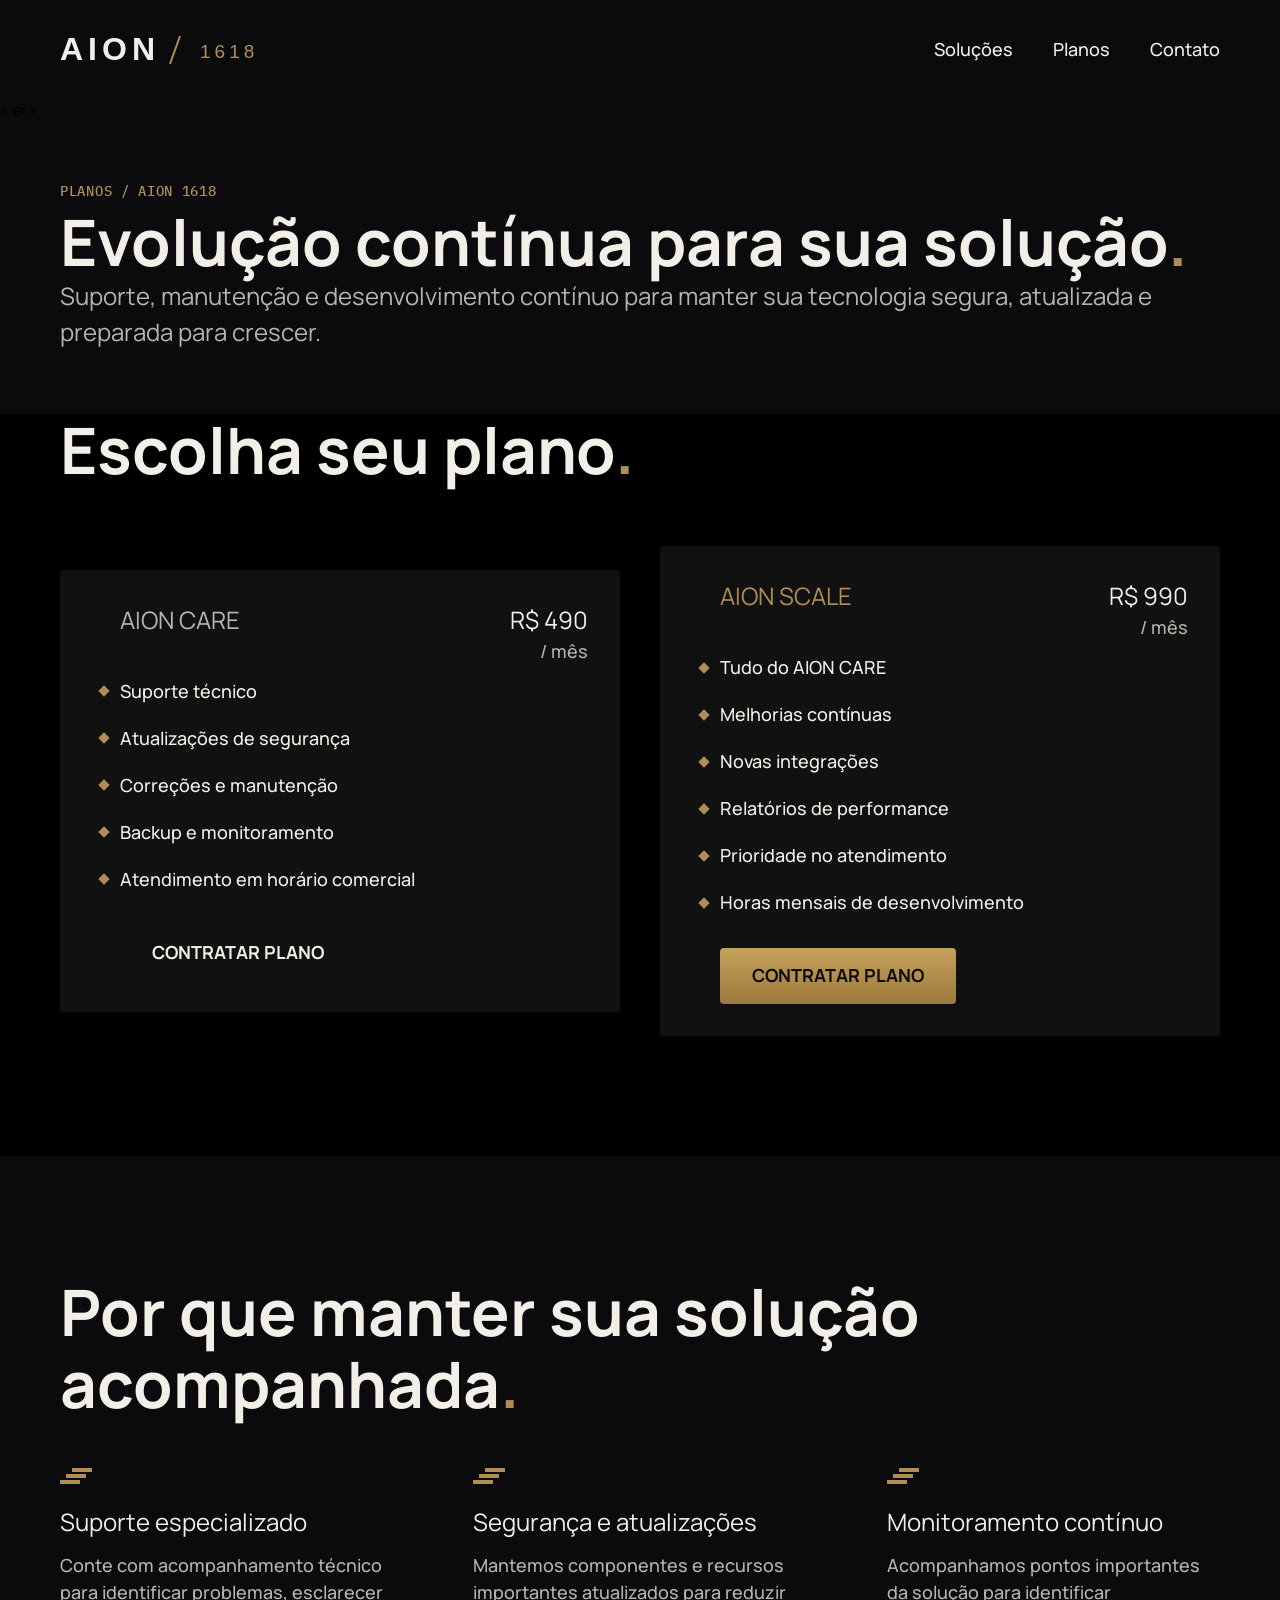
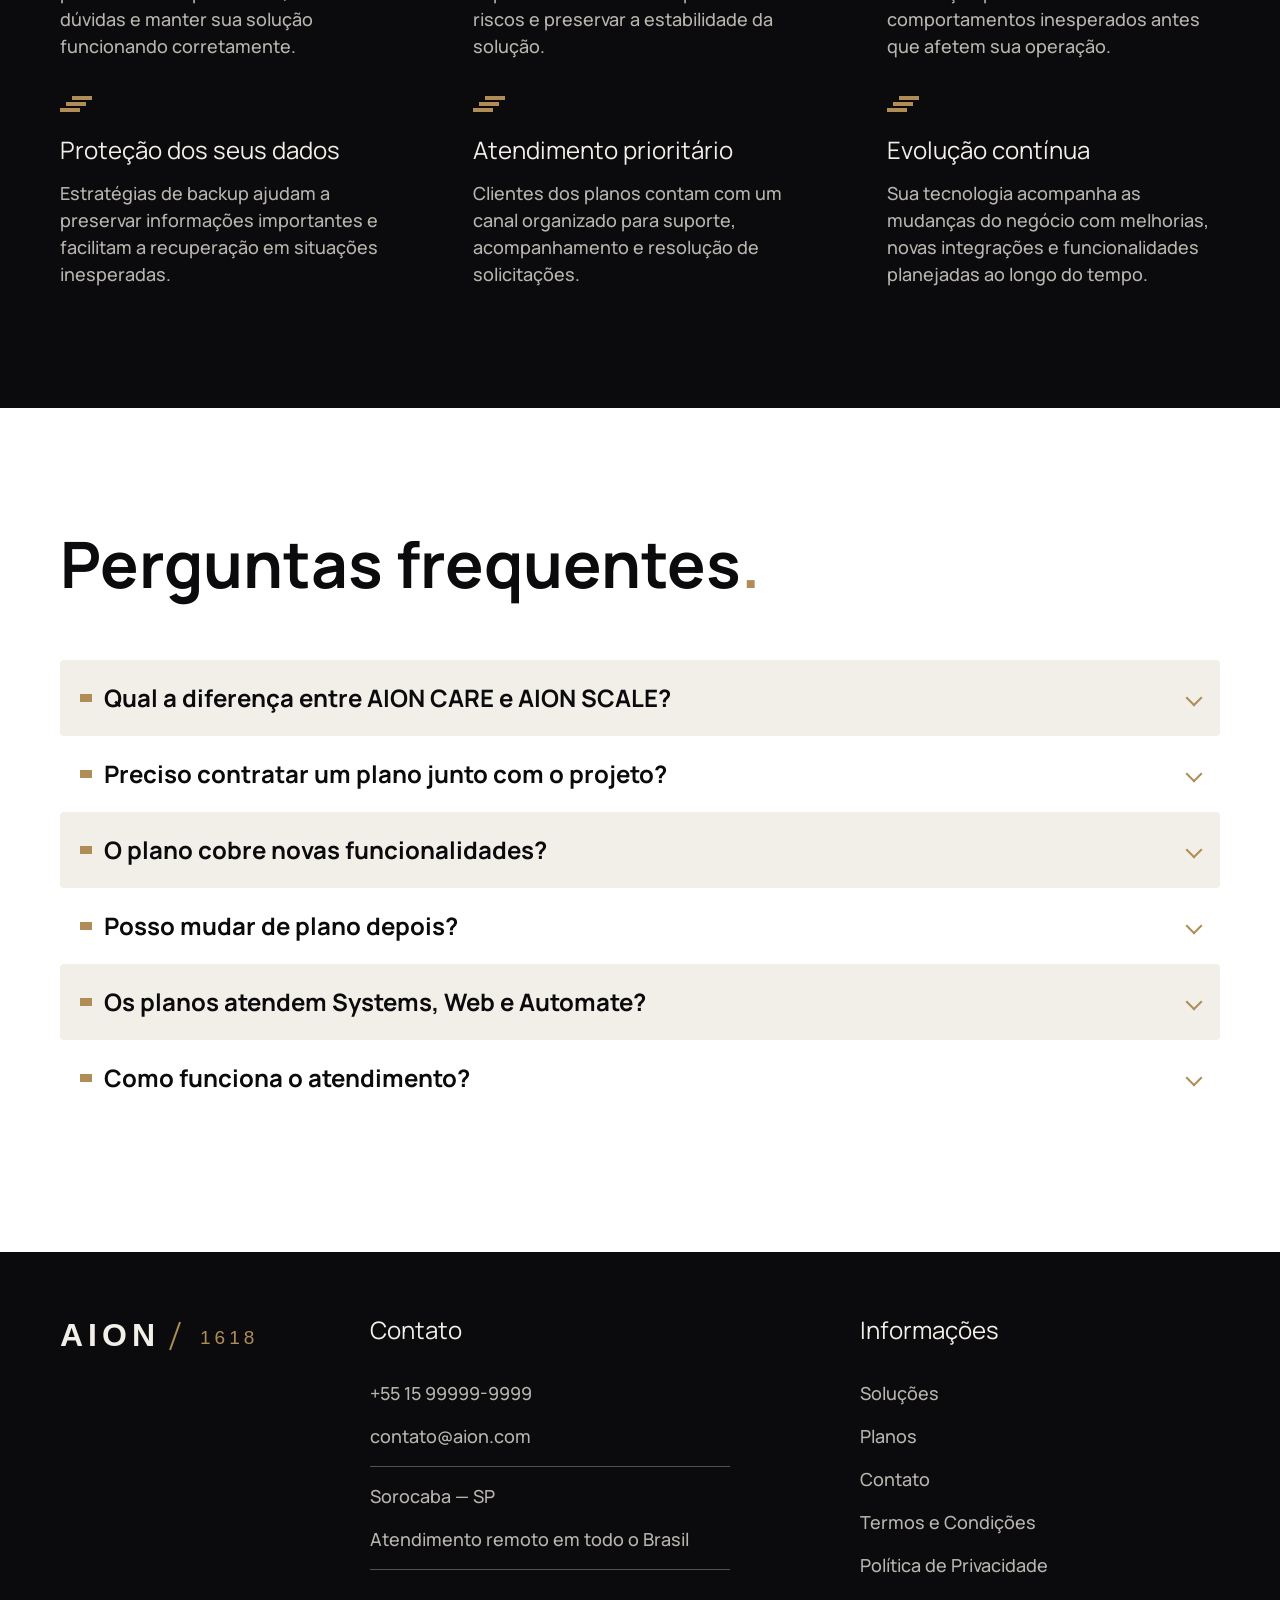
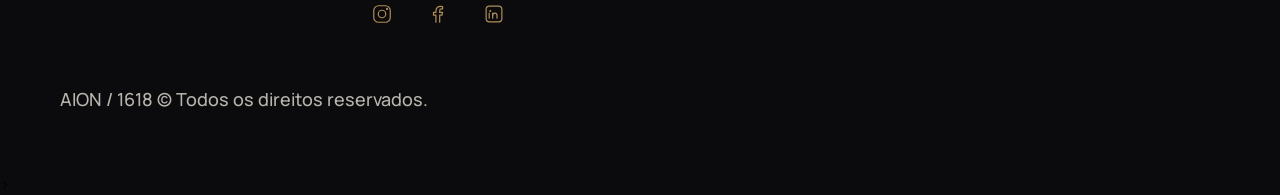
<file: planos.html>
<!DOCTYPE html>
<html lang="pt-br">

<head>
  <meta charset="UTF-8">
  <meta name="viewport" content="width=device-width, initial-scale=1.0">

  <!-- Fontes -->
  <link rel="preconnect" href="https://fonts.googleapis.com">
  <link rel="preconnect" href="https://fonts.gstatic.com" crossorigin>

  <link href="https://fonts.googleapis.com/css2?family=IBM+Plex+Mono:ital,wght@0,100;0,200;0,300;0,400;0,500;0,600;0,700;1,100;1,200;1,300;1,400;1,500;1,600;1,700&family=Manrope:wght@200..800&display=swap" rel="stylesheet">

  <!-- CSS -->
  <link rel="stylesheet" href="./css/style.min.css">

  <title>Planos | AION / 1618</title>

  <meta name="description" content="Conheça os planos AION CARE e AION SCALE para suporte, manutenção e evolução contínua das soluções digitais da AION / 1618.">
<script>
  document.documentElement.classList.add("js");
</script>
</head>

<body id="planos">

  <!-- HEADER -->
  <header class="header-bg">

    <div class="header container">

      <a href="./">
        <img src="./img/aion.svg" alt="AION / 1618">
      </a>

      <nav aria-label="Navegação principal">

        <ul class="header-menu">

          <li>
            <a class="texto-pequeno cor-offwhite" href="./solucoes.html">
              Soluções
            </a>
          </li>

          <li>
            <a class="texto-pequeno cor-offwhite" href="./planos.html">
              Planos
            </a>
          </li>

          <li>
            <a class="texto-pequeno cor-offwhite" href="./contato.html">
              Contato
            </a>
          </li>

        </ul>

      </nav>

    </div>

    < <script> document.documentElement.classlist.add('js')</script>
      </head>er>


      <main>

        <!-- TÍTULO -->
        <section class="titulo-bg">

          <div class="titulo container">

            <p class="texto-tecnico cor-bronze">
              PLANOS / AION 1618
            </p>

            <h1 class="texto-grande cor-offwhite">
              Evolução contínua para sua solução<span class="cor-bronze">.</span>
            </h1>

            <p class="texto-medio cor-cinza">
              Suporte, manutenção e desenvolvimento contínuo
              para manter sua tecnologia segura, atualizada e preparada para crescer.
            </p>

          </div>

        </section>


        <!-- PLANOS -->
        <section class="planos-bg">

          <div class="planos container">

            <h2 class="texto-grande cor-offwhite">
              Escolha seu plano<span class="cor-bronze">.</span>
            </h2>


            <!-- AION CARE -->
            <div class="plano-item">

              <h3 class="texto-medio cor-cinza">
                AION CARE
              </h3>

              <span class="texto-medio cor-offwhite">
                R$ 490

                <span class="texto-pequeno cor-cinza">
                  / mês
                </span>
              </span>

              <ul class="texto-pequeno cor-offwhite">

                <li>
                  Suporte técnico
                </li>

                <li>
                  Atualizações de segurança
                </li>

                <li>
                  Correções e manutenção
                </li>

                <li>
                  Backup e monitoramento
                </li>

                <li>
                  Atendimento em horário comercial
                </li>

              </ul>
              <a class="botao secundario" href="./orcamento.html?plano=care">
                Contratar plano
              </a>

            </div>


            <!-- AION SCALE -->
            <div class="plano-item">

              <h3 class="texto-medio cor-bronze">
                AION SCALE
              </h3>

              <span class="texto-medio cor-offwhite">
                R$ 990

                <span class="texto-pequeno cor-cinza">
                  / mês
                </span>
              </span>

              <ul class="texto-pequeno cor-offwhite">

                <li>
                  Tudo do AION CARE
                </li>

                <li>
                  Melhorias contínuas
                </li>

                <li>
                  Novas integrações
                </li>

                <li>
                  Relatórios de performance
                </li>

                <li>
                  Prioridade no atendimento
                </li>

                <li>
                  Horas mensais de desenvolvimento
                </li>

              </ul>

              <a class="botao" href="./orcamento.html?plano=scale">
                Contratar plano
              </a>
            </div>

          </div>

        </section>

      </main>

      <!-- VANTAGENS DOS PLANOS -->
      <article class="vantagens-bg">

        <div class="vantagens container">

          <h2 class="texto-grande cor-offwhite">
            Por que manter sua solução acompanhada<span class="cor-bronze">.</span>
          </h2>

          <ul>

            <li>

              <h3 class="texto-medio cor-offwhite">
                Suporte especializado
              </h3>

              <p class="texto-pequeno cor-cinza">
                Conte com acompanhamento técnico para identificar problemas,
                esclarecer dúvidas e manter sua solução funcionando corretamente.
              </p>

            </li>


            <li>

              <h3 class="texto-medio cor-offwhite">
                Segurança e atualizações
              </h3>

              <p class="texto-pequeno cor-cinza">
                Mantemos componentes e recursos importantes atualizados para
                reduzir riscos e preservar a estabilidade da solução.
              </p>

            </li>


            <li>

              <h3 class="texto-medio cor-offwhite">
                Monitoramento contínuo
              </h3>

              <p class="texto-pequeno cor-cinza">
                Acompanhamos pontos importantes da solução para identificar
                comportamentos inesperados antes que afetem sua operação.
              </p>

            </li>


            <li>

              <h3 class="texto-medio cor-offwhite">
                Proteção dos seus dados
              </h3>

              <p class="texto-pequeno cor-cinza">
                Estratégias de backup ajudam a preservar informações importantes
                e facilitam a recuperação em situações inesperadas.
              </p>

            </li>


            <li>

              <h3 class="texto-medio cor-offwhite">
                Atendimento prioritário
              </h3>

              <p class="texto-pequeno cor-cinza">
                Clientes dos planos contam com um canal organizado para suporte,
                acompanhamento e resolução de solicitações.
              </p>

            </li>


            <li>

              <h3 class="texto-medio cor-offwhite">
                Evolução contínua
              </h3>

              <p class="texto-pequeno cor-cinza">
                Sua tecnologia acompanha as mudanças do negócio com melhorias,
                novas integrações e funcionalidades planejadas ao longo do tempo.
              </p>

            </li>

          </ul>

        </div>

      </article>

      <!-- PERGUNTAS FREQUENTES -->
<article class="perguntas-bg">

  <div class="perguntas container">

    <h2 class="texto-grande cor-grafite">
      Perguntas frequentes<span class="cor-bronze">.</span>
    </h2>

    <dl>

      <!-- PERGUNTA 1 -->
      <div>

        <dt class="texto-medio cor-grafite">
          Qual a diferença entre AION CARE e AION SCALE?
        </dt>

        <dd class="texto-pequeno cor-cinza-escuro">
          O AION CARE é focado em suporte, manutenção, segurança e estabilidade
          da solução. Já o AION SCALE inclui também evolução contínua,
          novas integrações e horas mensais de desenvolvimento.
        </dd>

      </div>


      <!-- PERGUNTA 2 -->
      <div>

        <dt class="texto-medio cor-grafite">
          Preciso contratar um plano junto com o projeto?
        </dt>

        <dd class="texto-pequeno cor-cinza-escuro">
          Não. Os planos são opcionais e podem ser contratados após a entrega
          da solução para garantir suporte, manutenção e acompanhamento contínuo.
        </dd>

      </div>


      <!-- PERGUNTA 3 -->
      <div>

        <dt class="texto-medio cor-grafite">
          O plano cobre novas funcionalidades?
        </dt>

        <dd class="texto-pequeno cor-cinza-escuro">
          O AION SCALE contempla horas destinadas à evolução da solução.
          Funcionalidades maiores ou que alterem significativamente o escopo
          poderão exigir um orçamento separado.
        </dd>

      </div>


      <!-- PERGUNTA 4 -->
      <div>

        <dt class="texto-medio cor-grafite">
          Posso mudar de plano depois?
        </dt>

        <dd class="texto-pequeno cor-cinza-escuro">
          Sim. O plano pode ser ajustado conforme as necessidades e o crescimento
          da operação, permitindo migrar entre AION CARE e AION SCALE.
        </dd>

      </div>


      <!-- PERGUNTA 5 -->
      <div>

        <dt class="texto-medio cor-grafite">
          Os planos atendem Systems, Web e Automate?
        </dt>

        <dd class="texto-pequeno cor-cinza-escuro">
          Sim. Os planos podem acompanhar sistemas empresariais, websites,
          automações e integrações desenvolvidas pela AION / 1618.
        </dd>

      </div>


      <!-- PERGUNTA 6 -->
      <div>

        <dt class="texto-medio cor-grafite">
          Como funciona o atendimento?
        </dt>

        <dd class="texto-pequeno cor-cinza-escuro">
          As solicitações são acompanhadas pelos canais de suporte definidos
          na contratação, respeitando a prioridade e as condições do plano escolhido.
        </dd>

      </div>

    </dl>

  </div>

</article>

      </article>
      <!-- FOOTER -->
      <footer class="footer-bg">

        <div class="footer container">

          <!-- LOGO -->
          <div class="footer-logo">

            <a href="./">
              <img src="./img/aion.svg" alt="AION / 1618">
            </a>

          </div>


          <!-- CONTATO -->
          <div class="footer-contato">

            <h3 class="texto-medio cor-offwhite">
              Contato
            </h3>

            <ul class="texto-pequeno cor-cinza">

              <li>
                <a class="cor-cinza" href="tel:+5515999999999">
                  +55 15 99999-9999
                </a>
              </li>

              <li>
                <a class="cor-cinza" href="mailto:contato@aion.com">
                  contato@aion.com
                </a>
              </li>

              <li>
                Sorocaba — SP
              </li>

              <li>
                Atendimento remoto em todo o Brasil
              </li>

            </ul>


            <!-- REDES -->
            <div class="footer-redes">

              <a href="#" aria-label="Instagram">
                <img src="./img/redes/instagram.svg" alt="">
              </a>

              <a href="#" aria-label="Facebook">
                <img src="./img/redes/facebook.svg" alt="">
              </a>

              <a href="#" aria-label="LinkedIn">
                <img src="./img/redes/linkedin.svg" alt="">
              </a>

            </div>

          </div>


          <!-- INFORMAÇÕES -->
          <div class="footer-informacoes">

            <h3 class="texto-medio cor-offwhite">
              Informações
            </h3>

            <nav aria-label="Navegação do rodapé">

              <ul class="texto-pequeno">

                <li>
                  <a class="cor-cinza" href="./solucoes.html">
                    Soluções
                  </a>
                </li>

                <li>
                  <a class="cor-cinza" href="./planos.html">
                    Planos
                  </a>
                </li>

                <li>
                  <a class="cor-cinza" href="./contato.html">
                    Contato
                  </a>
                </li>

                <li>
                  <a class="cor-cinza" href="./termos.html">
                    Termos e Condições
                  </a>
                </li>

                <li>
                  <a class="cor-cinza" href="./termos.html#privacidade">
                    Política de Privacidade
                  </a>
                </li>

              </ul>

            </nav>

          </div>


          <!-- COPYRIGHT -->
          <p class="footer-copy texto-pequeno cor-cinza">
            AION / 1618 © Todos os direitos reservados.
          </p>

        </div>

      </footer>

      <script src="./js/script.js"></script>
      <script src="./js/animar.js"></script>
</body>>

</html>
</file>
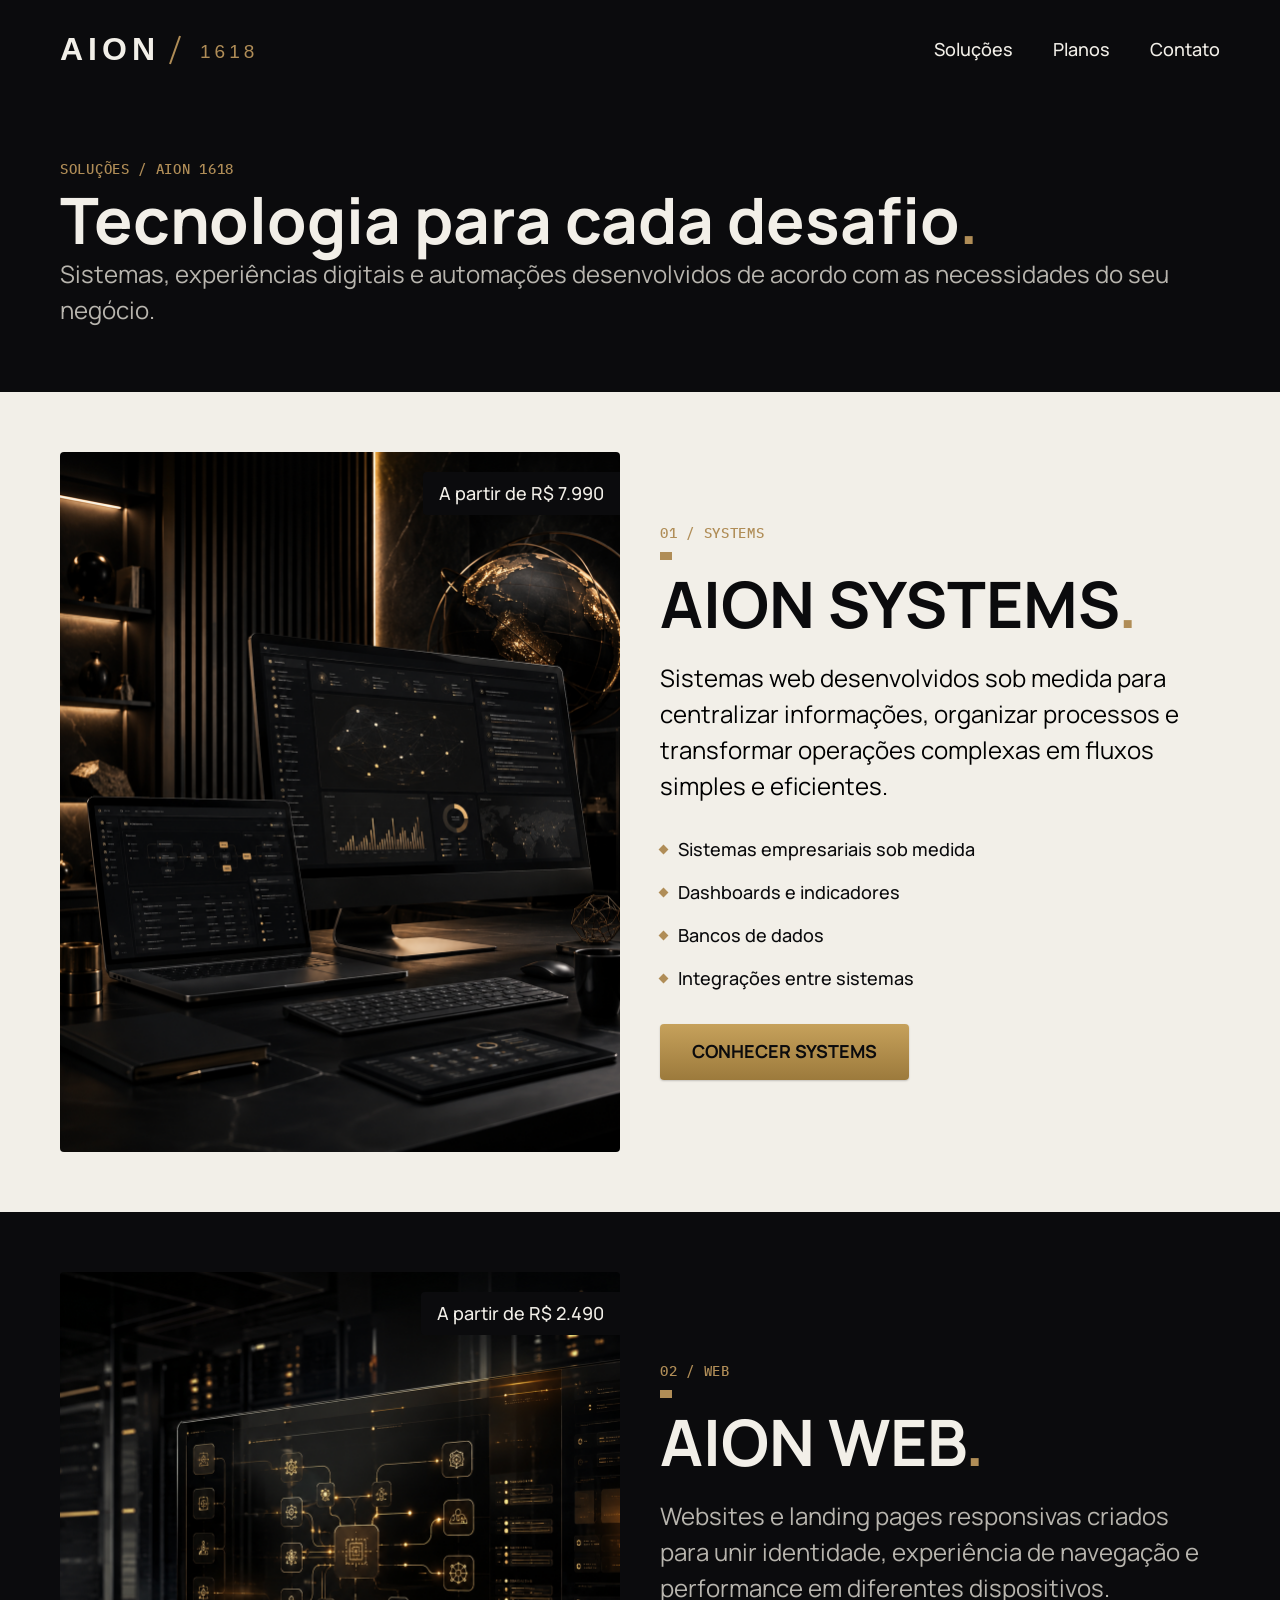
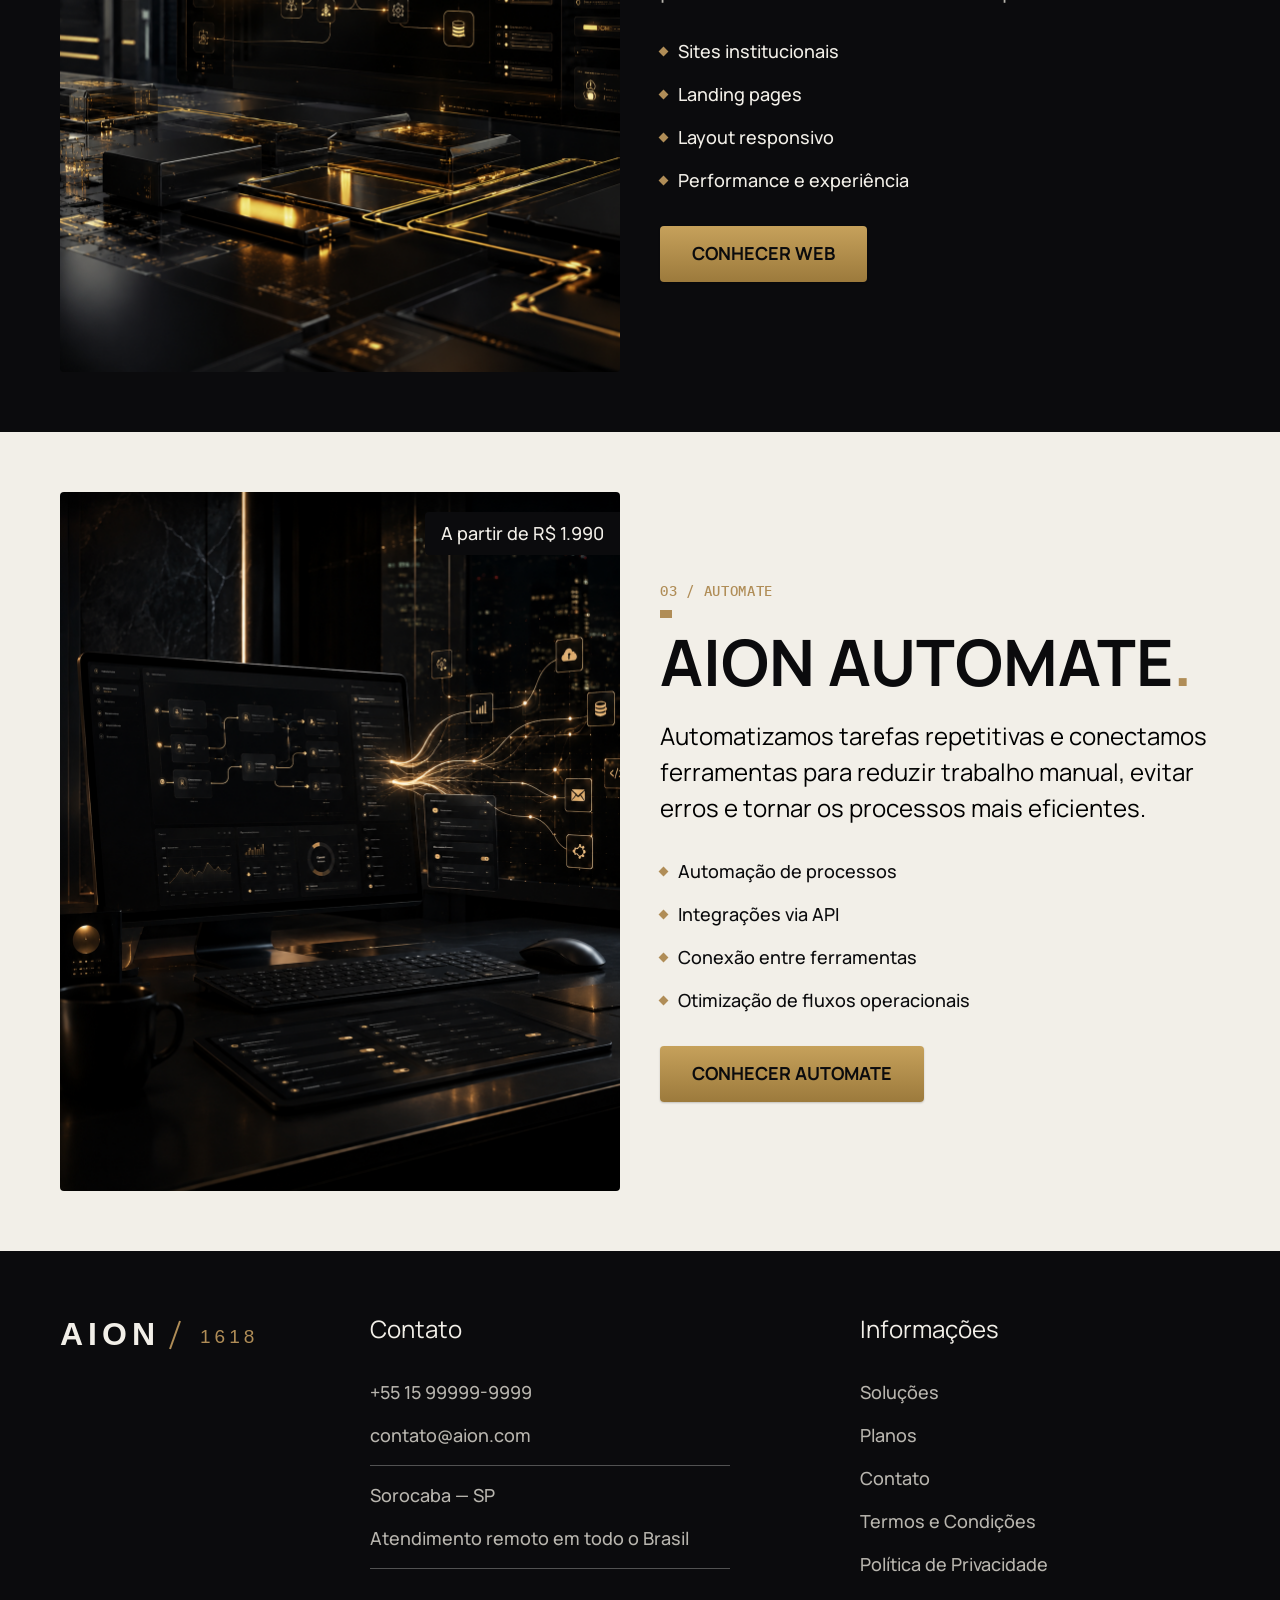
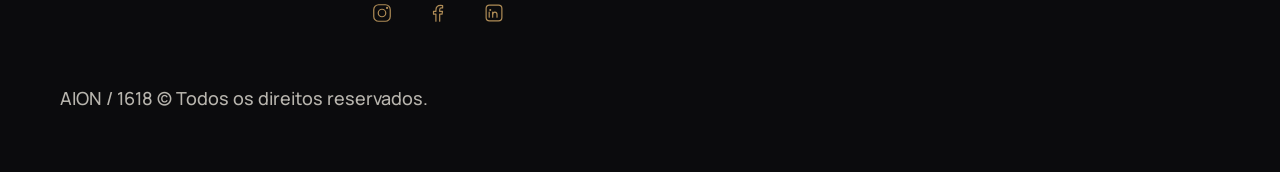
<file: solucoes.html>
<!DOCTYPE html>
<html lang="pt-br">

<head>
  <meta charset="UTF-8">
  <meta name="viewport" content="width=device-width, initial-scale=1.0">

  <!-- Fontes -->
  <link rel="preconnect" href="https://fonts.googleapis.com">
  <link rel="preconnect" href="https://fonts.gstatic.com" crossorigin>

  <link
    href="https://fonts.googleapis.com/css2?family=IBM+Plex+Mono:ital,wght@0,100;0,200;0,300;0,400;0,500;0,600;0,700;1,100;1,200;1,300;1,400;1,500;1,600;1,700&family=Manrope:wght@200..800&display=swap"
    rel="stylesheet"
  >

  <!-- CSS -->
  <link rel="stylesheet" href="./css/style.min.css">

  <title>Soluções | AION / 1618</title>

  <meta
    name="description"
    content="Conheça as soluções AION Systems, AION Web e AION Automate para sistemas empresariais, websites e automação de processos."
  >

  <script>
    document.documentElement.classList.add("js");
  </script>
</head>


<body id="solucoes">

  <!-- HEADER -->
  <header class="header-bg">

    <div class="header container">

      <a href="./">
        <img
          src="./img/aion.svg"
          alt="AION / 1618"
        >
      </a>

      <nav aria-label="Navegação principal">

        <ul class="header-menu">

          <li>
            <a
              class="texto-pequeno cor-offwhite"
              href="./solucoes.html"
            >
              Soluções
            </a>
          </li>

          <li>
            <a
              class="texto-pequeno cor-offwhite"
              href="./planos.html"
            >
              Planos
            </a>
          </li>

          <li>
            <a
              class="texto-pequeno cor-offwhite"
              href="./contato.html"
            >
              Contato
            </a>
          </li>

        </ul>

      </nav>

    </div>

  </header>


  <main>

    <!-- TÍTULO -->
    <section class="titulo-bg">

      <div class="titulo container">

        <p class="texto-tecnico cor-bronze">
          SOLUÇÕES / AION 1618
        </p>

        <h1 class="texto-grande cor-offwhite">
          Tecnologia para cada desafio<span class="cor-bronze">.</span>
        </h1>

        <p class="texto-medio cor-cinza">
          Sistemas, experiências digitais e automações
          desenvolvidos de acordo com as necessidades do seu negócio.
        </p>

      </div>

    </section>


    <!-- AION SYSTEMS -->
    <article class="solucao-clara">

      <div class="solucao container">

        <div class="solucao-imagem">

          <img
            src="./img/solucoes/systems-home.jpg"
            alt="Sistema empresarial desenvolvido pela AION Systems"
          >

          <span class="texto-pequeno cor-offwhite">
            A partir de R$ 7.990
          </span>

        </div>


        <div class="solucao-conteudo">

          <span class="texto-tecnico cor-bronze">
            01 / SYSTEMS
          </span>

          <h2 class="texto-grande cor-grafite">
            AION SYSTEMS<span class="cor-bronze">.</span>
          </h2>

          <p class="texto-medio cor-cinza-escuro">
            Sistemas web desenvolvidos sob medida para centralizar informações,
            organizar processos e transformar operações complexas em fluxos
            simples e eficientes.
          </p>

          <ul class="texto-pequeno cor-grafite">

            <li>
              Sistemas empresariais sob medida
            </li>

            <li>
              Dashboards e indicadores
            </li>

            <li>
              Bancos de dados
            </li>

            <li>
              Integrações entre sistemas
            </li>

          </ul>

          <a
            class="botao"
            href="./solucoes/systems.html"
          >
            Conhecer Systems
          </a>

        </div>

      </div>

    </article>


    <!-- AION WEB -->
    <article class="solucao-bg">

      <div class="solucao container">

        <div class="solucao-imagem">

          <img
            src="./img/solucoes/web-home.jpg"
            alt="Website desenvolvido pela AION Web"
          >

          <span class="texto-pequeno cor-offwhite">
            A partir de R$ 2.490
          </span>

        </div>


        <div class="solucao-conteudo">

          <span class="texto-tecnico cor-bronze">
            02 / WEB
          </span>

          <h2 class="texto-grande cor-offwhite">
            AION WEB<span class="cor-bronze">.</span>
          </h2>

          <p class="texto-medio cor-cinza">
            Websites e landing pages responsivas criados para unir identidade,
            experiência de navegação e performance em diferentes dispositivos.
          </p>

          <ul class="texto-pequeno cor-offwhite">

            <li>
              Sites institucionais
            </li>

            <li>
              Landing pages
            </li>

            <li>
              Layout responsivo
            </li>

            <li>
              Performance e experiência
            </li>

          </ul>

          <a
            class="botao"
            href="./solucoes/web.html"
          >
            Conhecer Web
          </a>

        </div>

      </div>

    </article>


    <!-- AION AUTOMATE -->
    <article class="solucao-clara">

      <div class="solucao container">

        <div class="solucao-imagem">

          <img
            src="./img/solucoes/automate-home.jpg"
            alt="Automação de processos desenvolvida pela AION Automate"
          >

          <span class="texto-pequeno cor-offwhite">
            A partir de R$ 1.990
          </span>

        </div>


        <div class="solucao-conteudo">

          <span class="texto-tecnico cor-bronze">
            03 / AUTOMATE
          </span>

          <h2 class="texto-grande cor-grafite">
            AION AUTOMATE<span class="cor-bronze">.</span>
          </h2>

          <p class="texto-medio cor-cinza-escuro">
            Automatizamos tarefas repetitivas e conectamos ferramentas para
            reduzir trabalho manual, evitar erros e tornar os processos
            mais eficientes.
          </p>

          <ul class="texto-pequeno cor-grafite">

            <li>
              Automação de processos
            </li>

            <li>
              Integrações via API
            </li>

            <li>
              Conexão entre ferramentas
            </li>

            <li>
              Otimização de fluxos operacionais
            </li>

          </ul>

          <a
            class="botao"
            href="./solucoes/automate.html"
          >
            Conhecer Automate
          </a>

        </div>

      </div>

    </article>

  </main>


  <!-- FOOTER -->
  <footer class="footer-bg">

    <div class="footer container">


      <!-- LOGO -->
      <div class="footer-logo">

        <a href="./">

          <img
            src="./img/aion.svg"
            alt="AION / 1618"
          >

        </a>

      </div>


      <!-- CONTATO -->
      <div class="footer-contato">

        <h3 class="texto-medio cor-offwhite">
          Contato
        </h3>

        <ul class="texto-pequeno cor-cinza">

          <li>
            <a
              class="cor-cinza"
              href="tel:+5515999999999"
            >
              +55 15 99999-9999
            </a>
          </li>

          <li>
            <a
              class="cor-cinza"
              href="mailto:contato@aion.com"
            >
              contato@aion.com
            </a>
          </li>

          <li>
            Sorocaba — SP
          </li>

          <li>
            Atendimento remoto em todo o Brasil
          </li>

        </ul>


        <!-- REDES -->
        <div class="footer-redes">

          <a
            href="#"
            aria-label="Instagram"
          >
            <img
              src="./img/redes/instagram.svg"
              alt=""
            >
          </a>

          <a
            href="#"
            aria-label="Facebook"
          >
            <img
              src="./img/redes/facebook.svg"
              alt=""
            >
          </a>

          <a
            href="#"
            aria-label="LinkedIn"
          >
            <img
              src="./img/redes/linkedin.svg"
              alt=""
            >
          </a>

        </div>

      </div>


      <!-- INFORMAÇÕES -->
      <div class="footer-informacoes">

        <h3 class="texto-medio cor-offwhite">
          Informações
        </h3>

        <nav aria-label="Navegação do rodapé">

          <ul class="texto-pequeno">

            <li>
              <a
                class="cor-cinza"
                href="./solucoes.html"
              >
                Soluções
              </a>
            </li>

            <li>
              <a
                class="cor-cinza"
                href="./planos.html"
              >
                Planos
              </a>
            </li>

            <li>
              <a
                class="cor-cinza"
                href="./contato.html"
              >
                Contato
              </a>
            </li>

            <li>
              <a
                class="cor-cinza"
                href="./termos.html"
              >
                Termos e Condições
              </a>
            </li>

            <li>
              <a
                class="cor-cinza"
                href="./termos.html#privacidade"
              >
                Política de Privacidade
              </a>
            </li>

          </ul>

        </nav>

      </div>


      <!-- COPYRIGHT -->
      <p class="footer-copy texto-pequeno cor-cinza">
        AION / 1618 © Todos os direitos reservados.
      </p>

    </div>

  </footer>


  <!-- JAVASCRIPT -->
  <script src="./js/script.js"></script>
  <script src="./js/animar.js"></script>

</body>

</html>
</file>
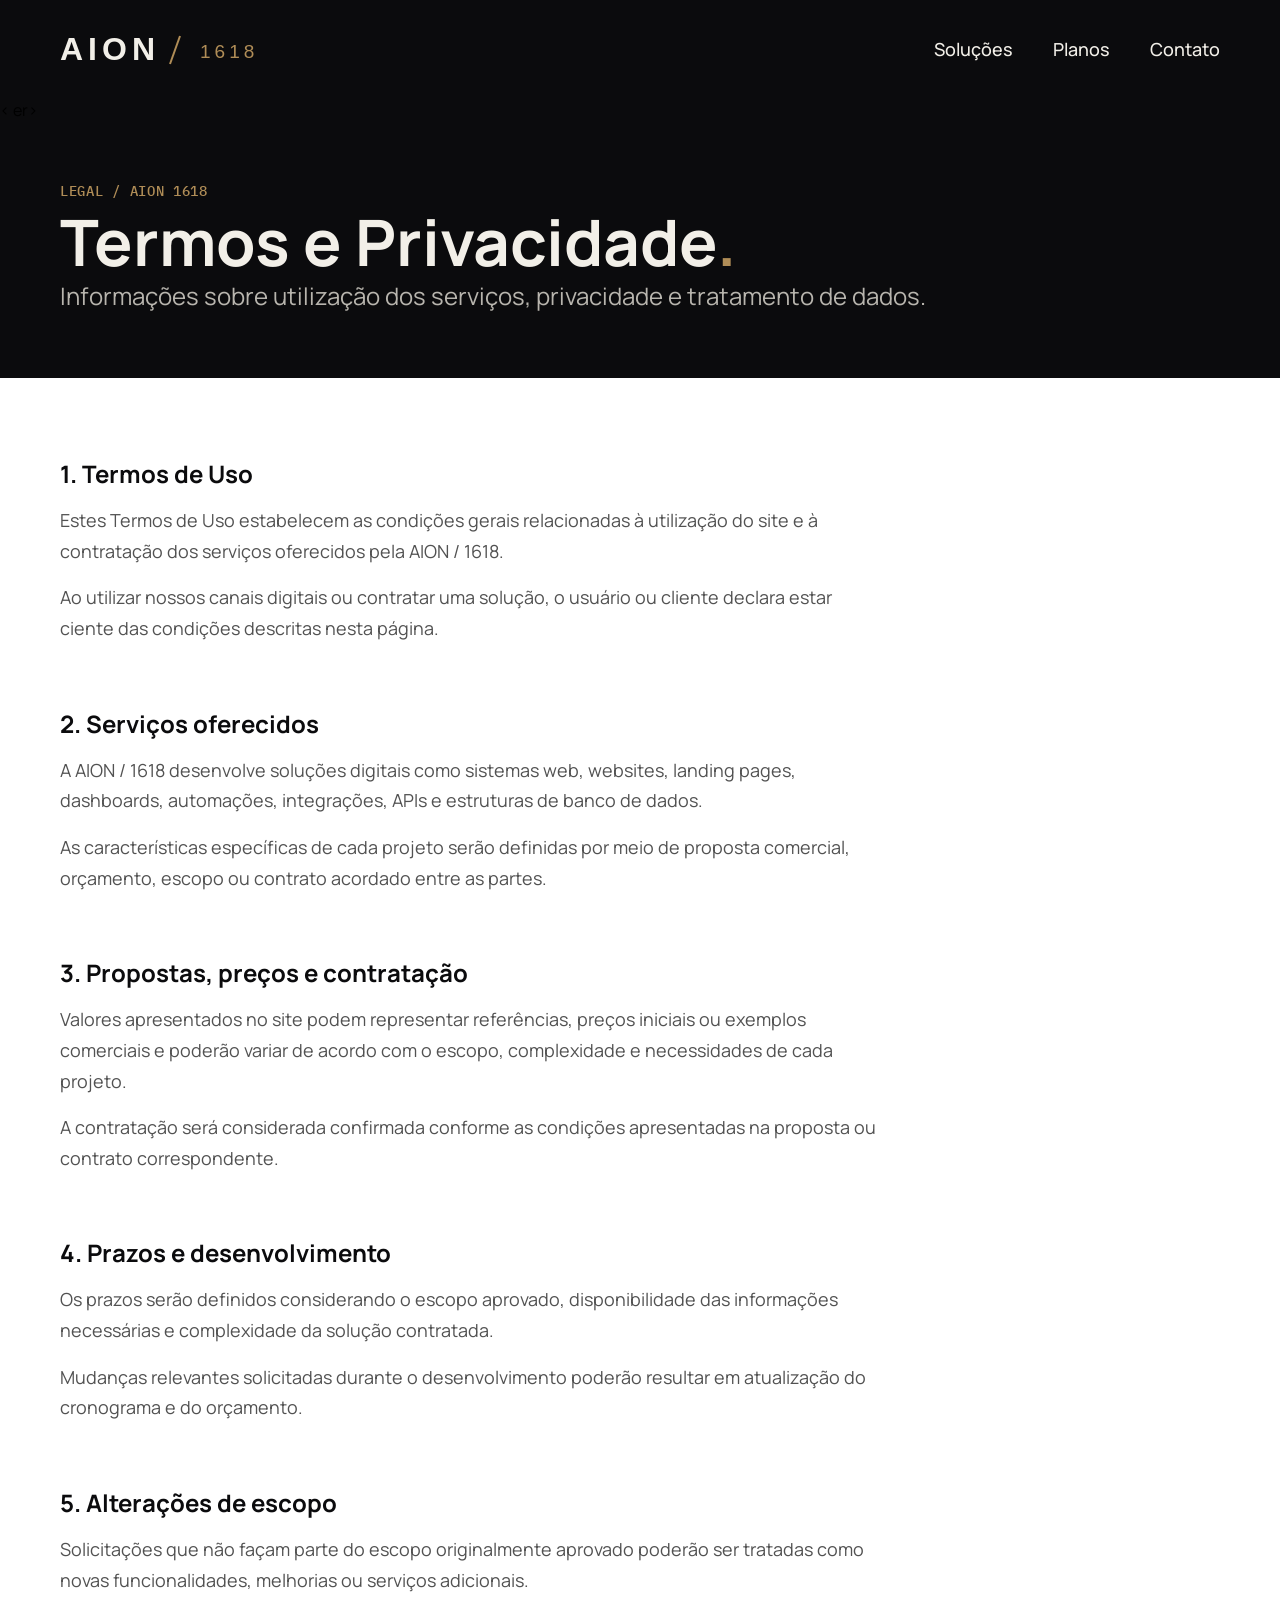
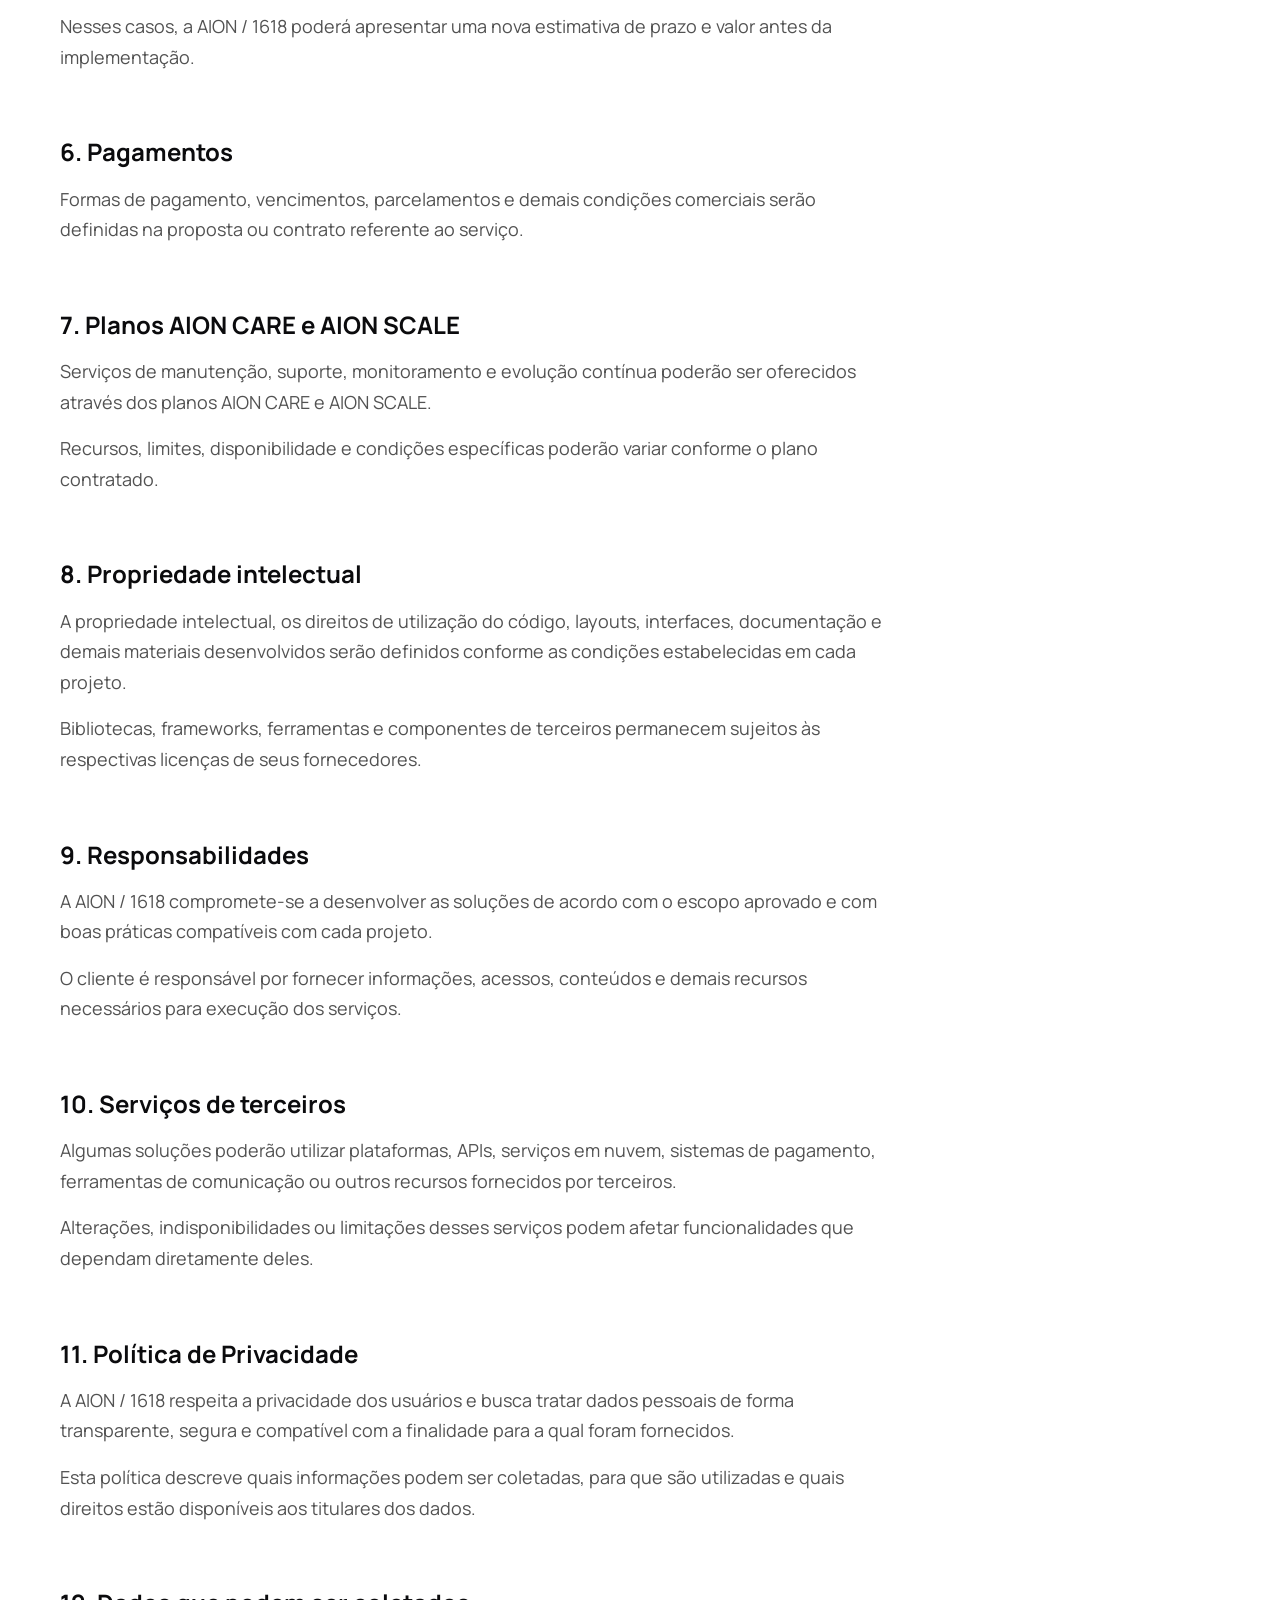
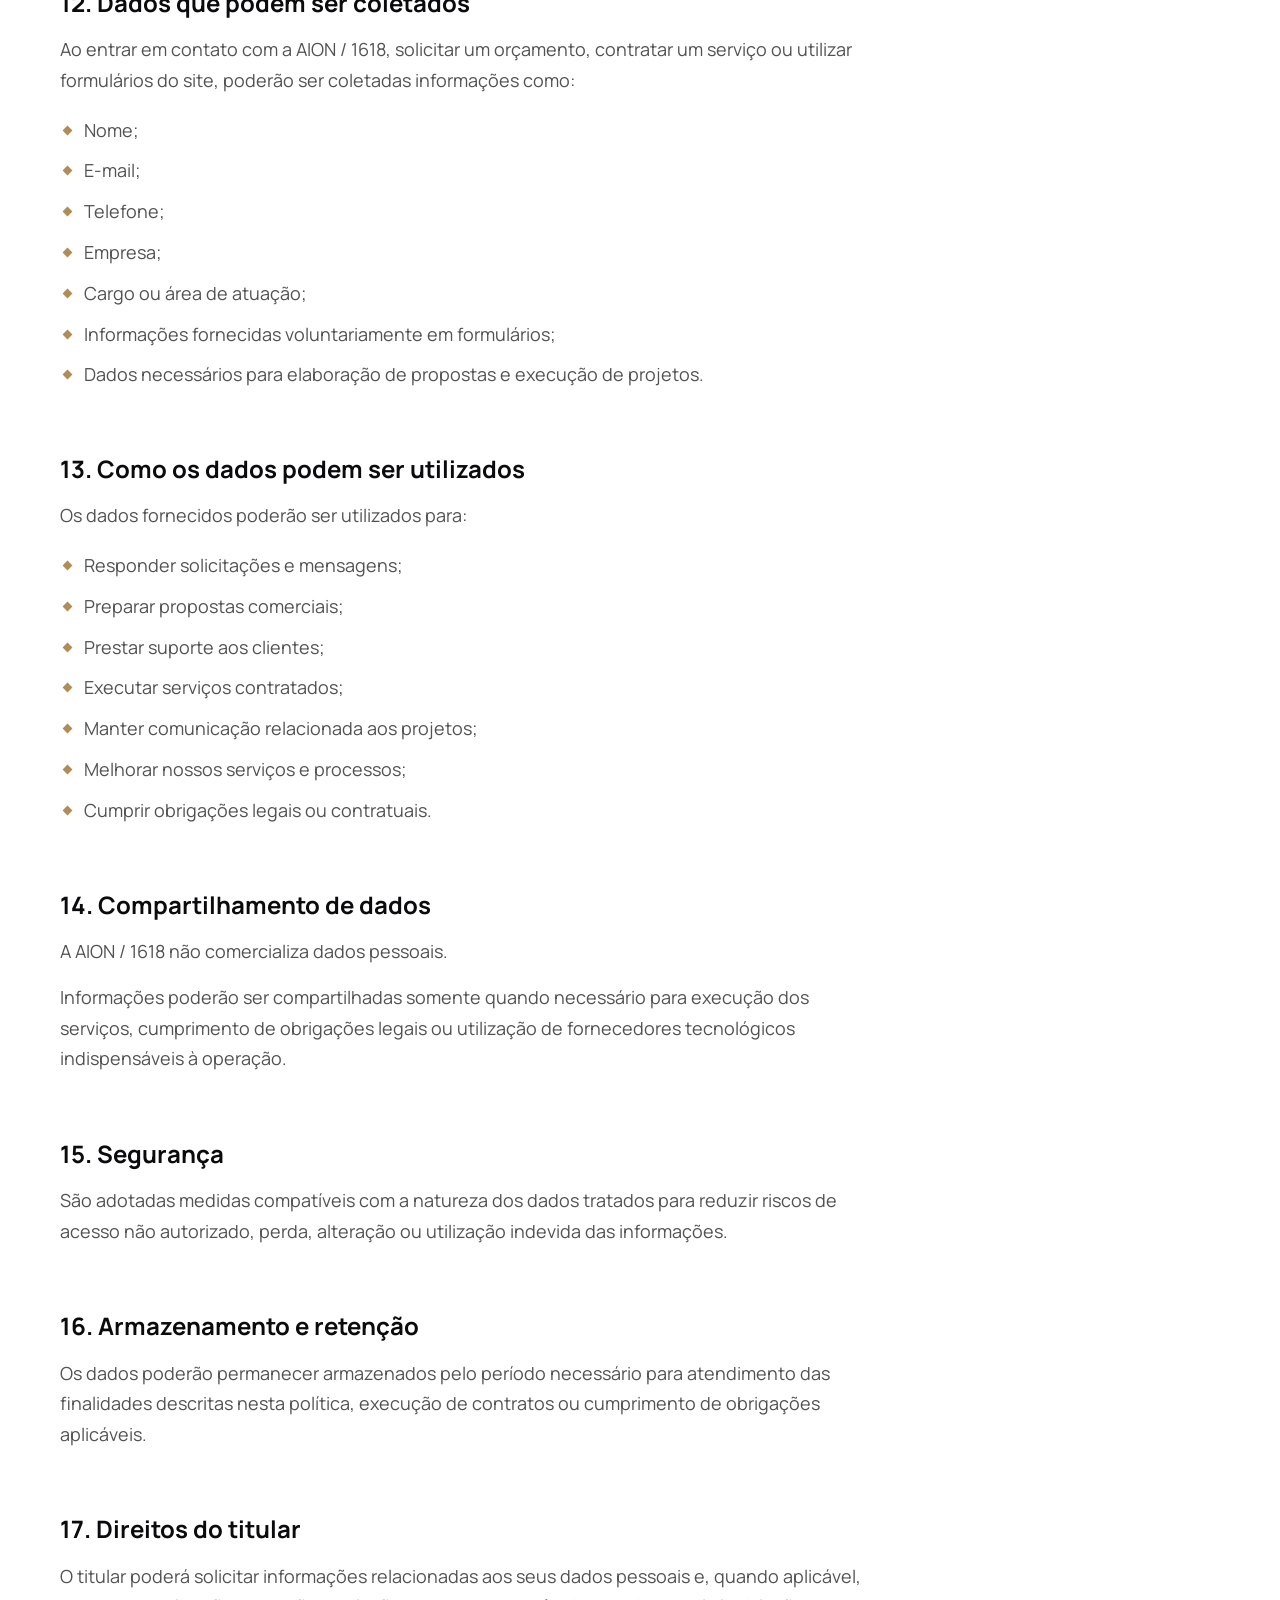
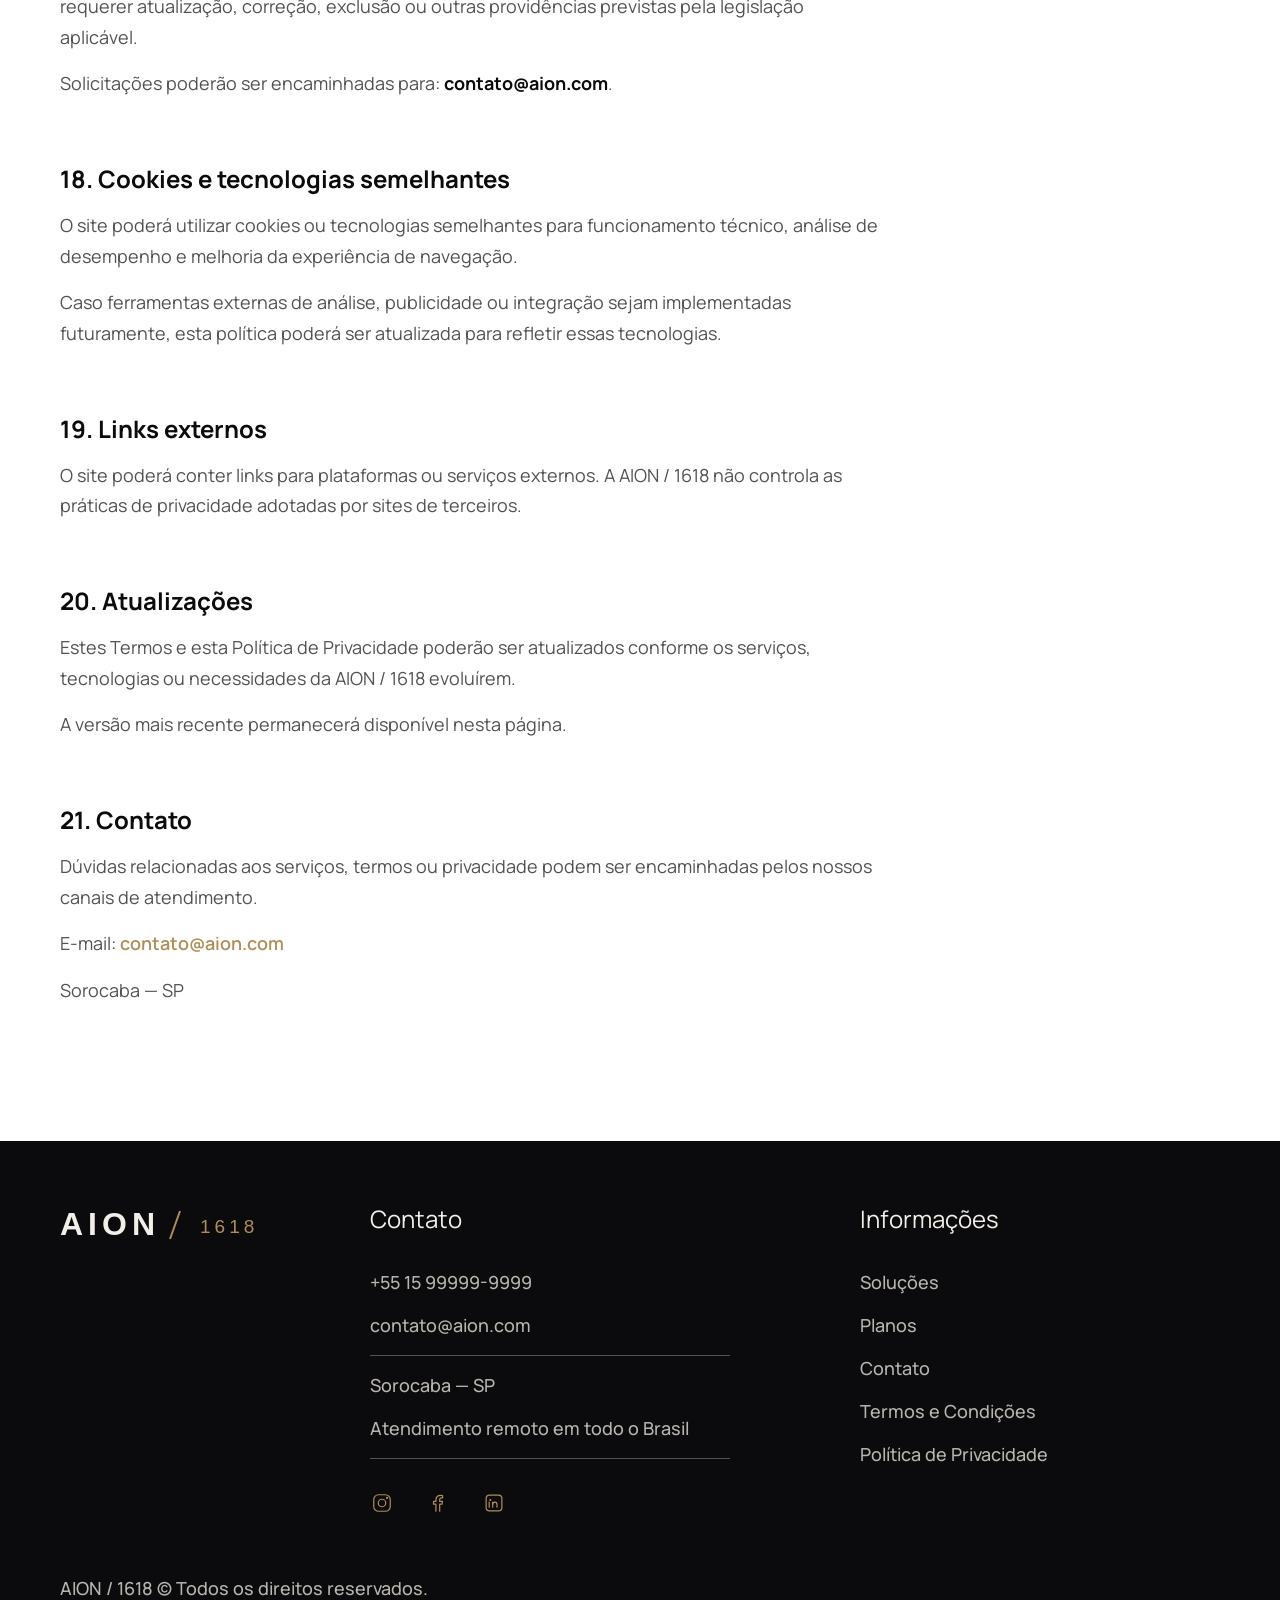
<file: termos.html>
<!DOCTYPE html>
<html lang="pt-br">

<head>
  <meta charset="UTF-8">
  <meta name="viewport" content="width=device-width, initial-scale=1.0">

  <!-- Fontes -->
  <link rel="preconnect" href="https://fonts.googleapis.com">
  <link rel="preconnect" href="https://fonts.gstatic.com" crossorigin>

  <link href="https://fonts.googleapis.com/css2?family=IBM+Plex+Mono:ital,wght@0,100;0,200;0,300;0,400;0,500;0,600;0,700;1,100;1,200;1,300;1,400;1,500;1,600;1,700&family=Manrope:wght@200..800&display=swap" rel="stylesheet">

  <!-- CSS -->
  <link rel="stylesheet" href="./css/style.min.css">

  <title>Termos e Privacidade | AION / 1618</title>

  <meta name="description" content="Termos de uso, política de privacidade e informações sobre tratamento de dados da AION / 1618.">
  <script>
    document.documentElement.classList.add("js");
  </script>
</head>

<body>

  <!-- HEADER -->
  <header class="header-bg">

    <div class="header container">

      <a href="./">
        <img src="./img/aion.svg" alt="AION / 1618">
      </a>

      <nav aria-label="Navegação principal">

        <ul class="header-menu">

          <li>
            <a class="texto-pequeno cor-offwhite" href="./solucoes.html">
              Soluções
            </a>
          </li>

          <li>
            <a class="texto-pequeno cor-offwhite" href="./planos.html">
              Planos
            </a>
          </li>

          <li>
            <a class="texto-pequeno cor-offwhite" href="./contato.html">
              Contato
            </a>
          </li>

        </ul>

      </nav>

    </div>

    < <script> document.documentElement.classlist.add('js')</script>
      </head>er>


      <main>

        <!-- TÍTULO -->
        <section class="titulo-bg">

          <div class="titulo container">

            <p class="texto-tecnico cor-bronze">
              LEGAL / AION 1618
            </p>

            <h1 class="texto-grande cor-offwhite">
              Termos e Privacidade<span class="cor-bronze">.</span>
            </h1>

            <p class="texto-medio cor-cinza">
              Informações sobre utilização dos serviços,
              privacidade e tratamento de dados.
            </p>

          </div>

        </section>


        <!-- TERMOS -->
        <section class="termos-bg">

          <div class="termos container">
            <h2>
              1. Termos de Uso
            </h2>

            <p>
              Estes Termos de Uso estabelecem as condições gerais relacionadas
              à utilização do site e à contratação dos serviços oferecidos pela
              AION / 1618.
            </p>

            <p>
              Ao utilizar nossos canais digitais ou contratar uma solução,
              o usuário ou cliente declara estar ciente das condições descritas
              nesta página.
            </p>


            <h2>
              2. Serviços oferecidos
            </h2>

            <p>
              A AION / 1618 desenvolve soluções digitais como sistemas web,
              websites, landing pages, dashboards, automações, integrações,
              APIs e estruturas de banco de dados.
            </p>

            <p>
              As características específicas de cada projeto serão definidas
              por meio de proposta comercial, orçamento, escopo ou contrato
              acordado entre as partes.
            </p>


            <h2>
              3. Propostas, preços e contratação
            </h2>

            <p>
              Valores apresentados no site podem representar referências,
              preços iniciais ou exemplos comerciais e poderão variar de acordo
              com o escopo, complexidade e necessidades de cada projeto.
            </p>

            <p>
              A contratação será considerada confirmada conforme as condições
              apresentadas na proposta ou contrato correspondente.
            </p>


            <h2>
              4. Prazos e desenvolvimento
            </h2>

            <p>
              Os prazos serão definidos considerando o escopo aprovado,
              disponibilidade das informações necessárias e complexidade
              da solução contratada.
            </p>

            <p>
              Mudanças relevantes solicitadas durante o desenvolvimento poderão
              resultar em atualização do cronograma e do orçamento.
            </p>


            <h2>
              5. Alterações de escopo
            </h2>

            <p>
              Solicitações que não façam parte do escopo originalmente aprovado
              poderão ser tratadas como novas funcionalidades, melhorias ou
              serviços adicionais.
            </p>

            <p>
              Nesses casos, a AION / 1618 poderá apresentar uma nova estimativa
              de prazo e valor antes da implementação.
            </p>


            <h2>
              6. Pagamentos
            </h2>

            <p>
              Formas de pagamento, vencimentos, parcelamentos e demais condições
              comerciais serão definidas na proposta ou contrato referente
              ao serviço.
            </p>


            <h2>
              7. Planos AION CARE e AION SCALE
            </h2>

            <p>
              Serviços de manutenção, suporte, monitoramento e evolução contínua
              poderão ser oferecidos através dos planos AION CARE e AION SCALE.
            </p>

            <p>
              Recursos, limites, disponibilidade e condições específicas poderão
              variar conforme o plano contratado.
            </p>


            <h2>
              8. Propriedade intelectual
            </h2>

            <p>
              A propriedade intelectual, os direitos de utilização do código,
              layouts, interfaces, documentação e demais materiais desenvolvidos
              serão definidos conforme as condições estabelecidas em cada projeto.
            </p>

            <p>
              Bibliotecas, frameworks, ferramentas e componentes de terceiros
              permanecem sujeitos às respectivas licenças de seus fornecedores.
            </p>


            <h2>
              9. Responsabilidades
            </h2>

            <p>
              A AION / 1618 compromete-se a desenvolver as soluções de acordo
              com o escopo aprovado e com boas práticas compatíveis com cada projeto.
            </p>

            <p>
              O cliente é responsável por fornecer informações, acessos,
              conteúdos e demais recursos necessários para execução dos serviços.
            </p>


            <h2>
              10. Serviços de terceiros
            </h2>

            <p>
              Algumas soluções poderão utilizar plataformas, APIs, serviços em
              nuvem, sistemas de pagamento, ferramentas de comunicação ou outros
              recursos fornecidos por terceiros.
            </p>

            <p>
              Alterações, indisponibilidades ou limitações desses serviços podem
              afetar funcionalidades que dependam diretamente deles.
            </p>


            <!-- PRIVACIDADE -->
            <h2 id="privacidade">
              11. Política de Privacidade
            </h2>

            <p>
              A AION / 1618 respeita a privacidade dos usuários e busca tratar
              dados pessoais de forma transparente, segura e compatível com
              a finalidade para a qual foram fornecidos.
            </p>

            <p>
              Esta política descreve quais informações podem ser coletadas,
              para que são utilizadas e quais direitos estão disponíveis
              aos titulares dos dados.
            </p>


            <h2>
              12. Dados que podem ser coletados
            </h2>

            <p>
              Ao entrar em contato com a AION / 1618, solicitar um orçamento,
              contratar um serviço ou utilizar formulários do site, poderão
              ser coletadas informações como:
            </p>

            <ul>

              <li>Nome;</li>
              <li>E-mail;</li>
              <li>Telefone;</li>
              <li>Empresa;</li>
              <li>Cargo ou área de atuação;</li>
              <li>Informações fornecidas voluntariamente em formulários;</li>
              <li>Dados necessários para elaboração de propostas e execução de projetos.</li>

            </ul>


            <h2>
              13. Como os dados podem ser utilizados
            </h2>

            <p>
              Os dados fornecidos poderão ser utilizados para:
            </p>

            <ul>

              <li>Responder solicitações e mensagens;</li>
              <li>Preparar propostas comerciais;</li>
              <li>Prestar suporte aos clientes;</li>
              <li>Executar serviços contratados;</li>
              <li>Manter comunicação relacionada aos projetos;</li>
              <li>Melhorar nossos serviços e processos;</li>
              <li>Cumprir obrigações legais ou contratuais.</li>

            </ul>


            <h2>
              14. Compartilhamento de dados
            </h2>

            <p>
              A AION / 1618 não comercializa dados pessoais.
            </p>

            <p>
              Informações poderão ser compartilhadas somente quando necessário
              para execução dos serviços, cumprimento de obrigações legais ou
              utilização de fornecedores tecnológicos indispensáveis à operação.
            </p>


            <h2>
              15. Segurança
            </h2>

            <p>
              São adotadas medidas compatíveis com a natureza dos dados tratados
              para reduzir riscos de acesso não autorizado, perda, alteração
              ou utilização indevida das informações.
            </p>


            <h2>
              16. Armazenamento e retenção
            </h2>

            <p>
              Os dados poderão permanecer armazenados pelo período necessário
              para atendimento das finalidades descritas nesta política,
              execução de contratos ou cumprimento de obrigações aplicáveis.
            </p>


            <h2>
              17. Direitos do titular
            </h2>

            <p>
              O titular poderá solicitar informações relacionadas aos seus dados
              pessoais e, quando aplicável, requerer atualização, correção,
              exclusão ou outras providências previstas pela legislação aplicável.
            </p>

            <p>
              Solicitações poderão ser encaminhadas para:
              <strong>contato@aion.com</strong>.
            </p>


            <!-- COOKIES -->
            <h2 id="cookies">
              18. Cookies e tecnologias semelhantes
            </h2>

            <p>
              O site poderá utilizar cookies ou tecnologias semelhantes para
              funcionamento técnico, análise de desempenho e melhoria da
              experiência de navegação.
            </p>

            <p>
              Caso ferramentas externas de análise, publicidade ou integração
              sejam implementadas futuramente, esta política poderá ser atualizada
              para refletir essas tecnologias.
            </p>


            <h2>
              19. Links externos
            </h2>

            <p>
              O site poderá conter links para plataformas ou serviços externos.
              A AION / 1618 não controla as práticas de privacidade adotadas
              por sites de terceiros.
            </p>


            <h2>
              20. Atualizações
            </h2>

            <p>
              Estes Termos e esta Política de Privacidade poderão ser atualizados
              conforme os serviços, tecnologias ou necessidades da AION / 1618
              evoluírem.
            </p>

            <p>
              A versão mais recente permanecerá disponível nesta página.
            </p>


            <h2>
              21. Contato
            </h2>

            <p>
              Dúvidas relacionadas aos serviços, termos ou privacidade podem
              ser encaminhadas pelos nossos canais de atendimento.
            </p>

            <p>
              E-mail:
              <a href="mailto:contato@aion.com">
                contato@aion.com
              </a>
            </p>

            <p>
              Sorocaba — SP
            </p>
          </div>

        </section>

      </main>

      <!-- FOOTER -->
      <footer class="footer-bg">

        <div class="footer container">

          <!-- LOGO -->
          <div class="footer-logo">

            <a href="./">
              <img src="./img/aion.svg" alt="AION / 1618">
            </a>

          </div>


          <!-- CONTATO -->
          <div class="footer-contato">

            <h3 class="texto-medio cor-offwhite">
              Contato
            </h3>

            <ul class="texto-pequeno cor-cinza">

              <li>
                <a class="cor-cinza" href="tel:+5515999999999">
                  +55 15 99999-9999
                </a>
              </li>

              <li>
                <a class="cor-cinza" href="mailto:contato@aion.com">
                  contato@aion.com
                </a>
              </li>

              <li>
                Sorocaba — SP
              </li>

              <li>
                Atendimento remoto em todo o Brasil
              </li>

            </ul>


            <div class="footer-redes">

              <a href="#" aria-label="Instagram">
                <img src="./img/redes/instagram.svg" alt="">
              </a>

              <a href="#" aria-label="Facebook">
                <img src="./img/redes/facebook.svg" alt="">
              </a>

              <a href="#" aria-label="LinkedIn">
                <img src="./img/redes/linkedin.svg" alt="">
              </a>

            </div>

          </div>


          <!-- INFORMAÇÕES -->
          <div class="footer-informacoes">

            <h3 class="texto-medio cor-offwhite">
              Informações
            </h3>

            <nav aria-label="Navegação do rodapé">

              <ul class="texto-pequeno">

                <li>
                  <a class="cor-cinza" href="./solucoes.html">
                    Soluções
                  </a>
                </li>

                <li>
                  <a class="cor-cinza" href="./planos.html">
                    Planos
                  </a>
                </li>

                <li>
                  <a class="cor-cinza" href="./contato.html">
                    Contato
                  </a>
                </li>

                <li>
                  <a class="cor-cinza" href="./termos.html">
                    Termos e Condições
                  </a>
                </li>

                <li>
                  <a class="cor-cinza" href="./termos.html#privacidade">
                    Política de Privacidade
                  </a>
                </li>

              </ul>

            </nav>

          </div>


          <!-- COPYRIGHT -->
          <p class="footer-copy texto-pequeno cor-cinza">
            AION / 1618 © Todos os direitos reservados.
          </p>

        </div>

      </footer>

      <script src="./js/script.js">  </script>
      <script src="./js/animar.js"></script>

</body>>

</html>
</file>
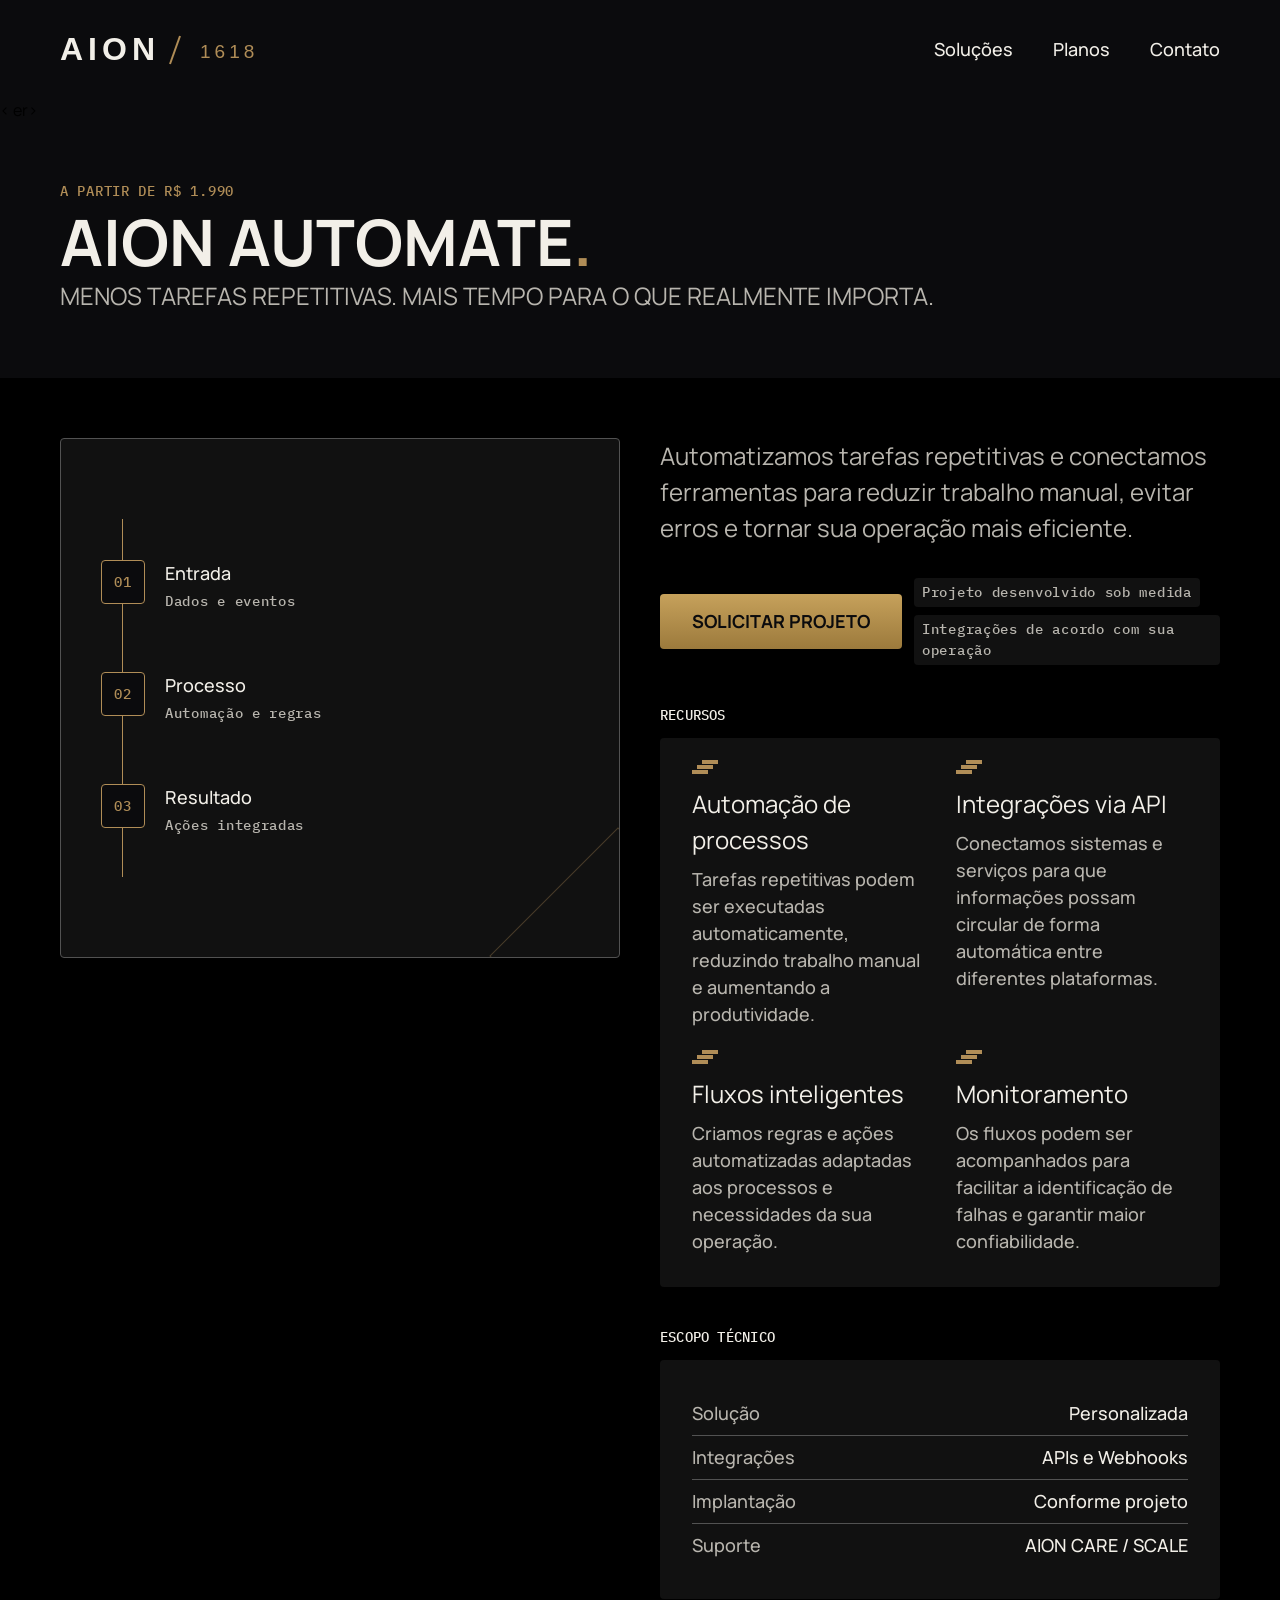
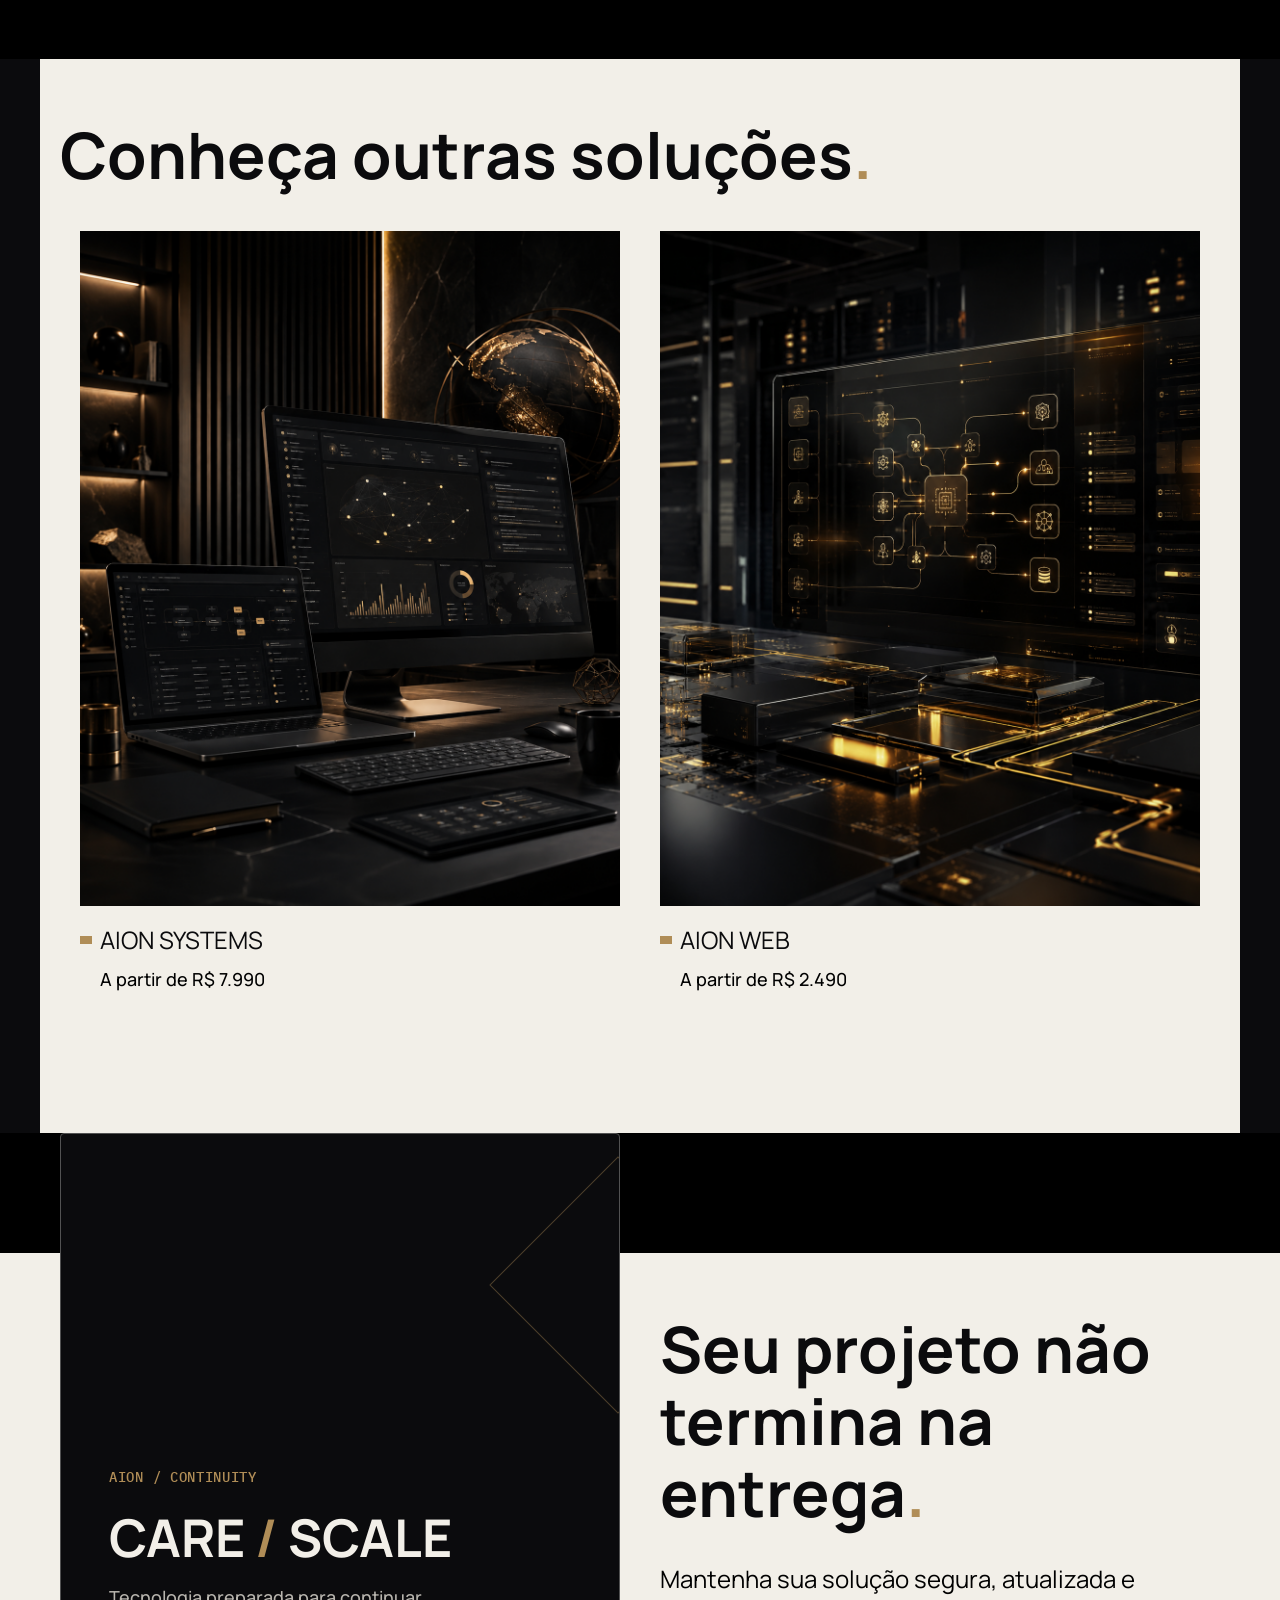
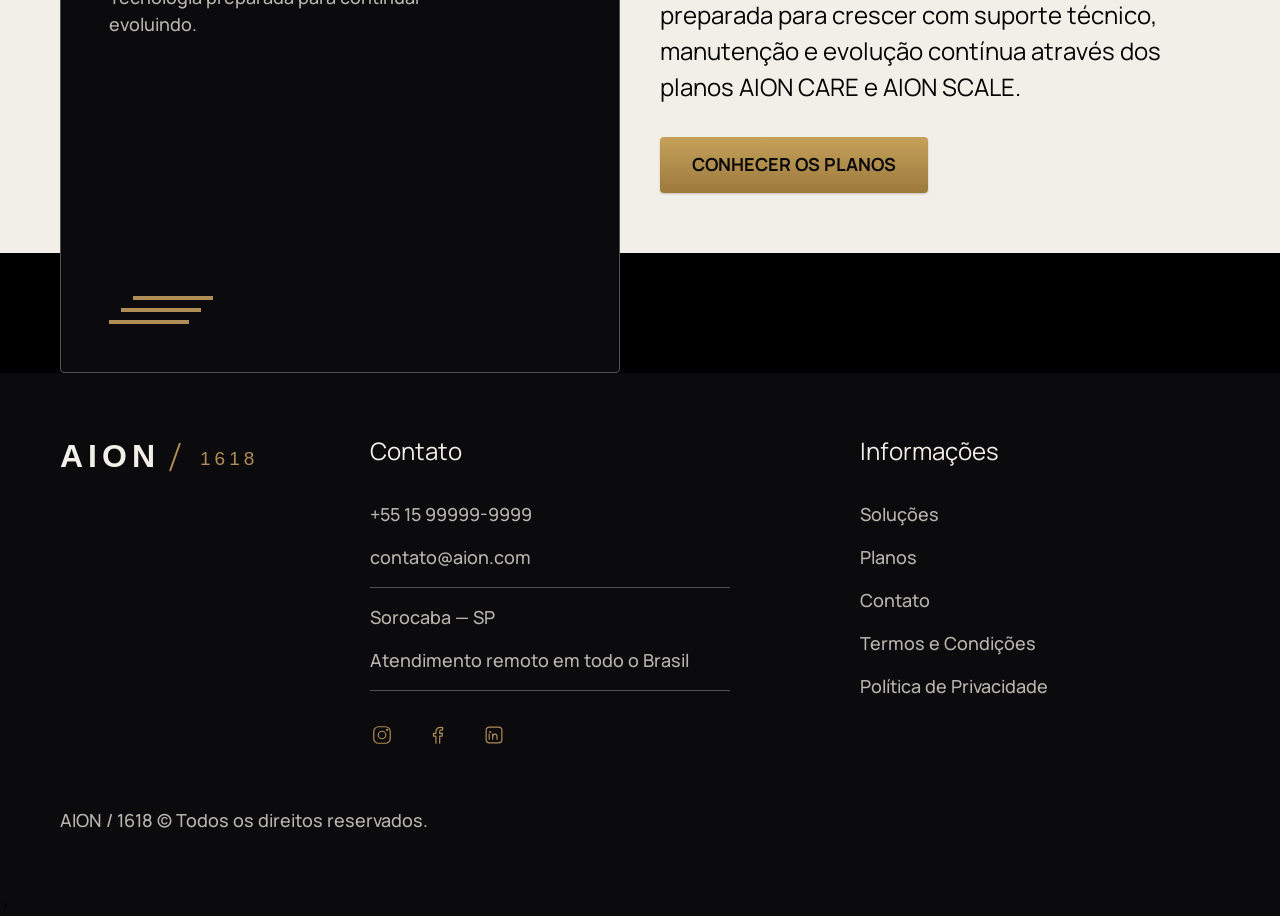
<file: solucoes/automate.html>
<!DOCTYPE html>
<html lang="pt-br">

<head>
  <meta charset="UTF-8">
  <meta name="viewport" content="width=device-width, initial-scale=1.0">

  <!-- Fontes -->
  <link rel="preconnect" href="https://fonts.googleapis.com">
  <link rel="preconnect" href="https://fonts.gstatic.com" crossorigin>

  <link href="https://fonts.googleapis.com/css2?family=IBM+Plex+Mono:ital,wght@0,100;0,200;0,300;0,400;0,500;0,600;0,700;1,100;1,200;1,300;1,400;1,500;1,600;1,700&family=Manrope:wght@200..800&display=swap" rel="stylesheet">

  <!-- CSS -->
<link rel="stylesheet" href="../css/style.min.css">

  <title>AION Automate | AION / 1618</title>

  <meta name="description" content="Automação de processos, integrações via API e conexão entre ferramentas com AION Automate.">
<script>
  document.documentElement.classList.add("js");
</script>
</head>


<body id="automate">

  <!-- HEADER -->
  <header class="header-bg">

    <div class="header container">

      <a href="../index.html">
        <img src="../img/aion.svg" alt="AION / 1618">
      </a>

      <nav aria-label="Navegação principal">

        <ul class="header-menu">

          <li>
            <a class="texto-pequeno cor-offwhite" href="../solucoes.html">
              Soluções
            </a>
          </li>

          <li>
            <a class="texto-pequeno cor-offwhite" href="../planos.html">
              Planos
            </a>
          </li>

          <li>
            <a class="texto-pequeno cor-offwhite" href="../contato.html">
              Contato
            </a>
          </li>

        </ul>

      </nav>

    </div>

    < <script> document.documentElement.classlist.add('js')</script>
      </head>er>


      <main>

        <!-- TÍTULO -->
        <section class="titulo-bg">

          <div class="titulo container">

            <p class="texto-tecnico cor-bronze">
              A PARTIR DE R$ 1.990
            </p>

            <h1 class="texto-grande cor-offwhite">
              AION AUTOMATE<span class="cor-bronze">.</span>
            </h1>

            <p class="texto-medio cor-cinza">
              Menos tarefas repetitivas. Mais tempo para o que realmente importa.
            </p>

          </div>

        </section>


        <!-- PRODUTO -->
        <section class="produto-bg">

          <div class="produto container">


            <!-- VISUAL AUTOMATE -->
            <div class="automate-visual" aria-hidden="true">

              <div class="automate-etapa">
                <span class="texto-tecnico cor-bronze">
                  01
                </span>

                <strong class="texto-pequeno cor-offwhite">
                  Entrada
                </strong>

                <p class="texto-tecnico cor-cinza">
                  Dados e eventos
                </p>
              </div>


              <div class="automate-etapa">
                <span class="texto-tecnico cor-bronze">
                  02
                </span>

                <strong class="texto-pequeno cor-offwhite">
                  Processo
                </strong>

                <p class="texto-tecnico cor-cinza">
                  Automação e regras
                </p>
              </div>


              <div class="automate-etapa">
                <span class="texto-tecnico cor-bronze">
                  03
                </span>

                <strong class="texto-pequeno cor-offwhite">
                  Resultado
                </strong>

                <p class="texto-tecnico cor-cinza">
                  Ações integradas
                </p>
              </div>

            </div>


            <!-- CONTEÚDO -->
            <div class="produto-conteudo">

              <p class="texto-medio cor-cinza">
                Automatizamos tarefas repetitivas e conectamos ferramentas para
                reduzir trabalho manual, evitar erros e tornar sua operação mais
                eficiente.
              </p>


              <!-- CTA -->
              <div class="produto-contratar">

                <a class="botao" href="../orcamento.html?solucao=automate">
                  Solicitar projeto
                </a>

                <span class="texto-tecnico cor-cinza">
                  Projeto desenvolvido sob medida
                </span>

                <span class="texto-tecnico cor-cinza">
                  Integrações de acordo com sua operação
                </span>

              </div>


              <!-- INFORMAÇÕES -->
              <h2 class="texto-tecnico cor-offwhite">
                RECURSOS
              </h2>

              <ul class="produto-informacoes">


                <li>

                  <h3 class="texto-medio cor-offwhite">
                    Automação de processos
                  </h3>

                  <p class="texto-pequeno cor-cinza">
                    Tarefas repetitivas podem ser executadas automaticamente,
                    reduzindo trabalho manual e aumentando a produtividade.
                  </p>

                </li>


                <li>

                  <h3 class="texto-medio cor-offwhite">
                    Integrações via API
                  </h3>

                  <p class="texto-pequeno cor-cinza">
                    Conectamos sistemas e serviços para que informações possam
                    circular de forma automática entre diferentes plataformas.
                  </p>

                </li>


                <li>

                  <h3 class="texto-medio cor-offwhite">
                    Fluxos inteligentes
                  </h3>

                  <p class="texto-pequeno cor-cinza">
                    Criamos regras e ações automatizadas adaptadas aos processos
                    e necessidades da sua operação.
                  </p>

                </li>


                <li>

                  <h3 class="texto-medio cor-offwhite">
                    Monitoramento
                  </h3>

                  <p class="texto-pequeno cor-cinza">
                    Os fluxos podem ser acompanhados para facilitar a identificação
                    de falhas e garantir maior confiabilidade.
                  </p>

                </li>

              </ul>


              <!-- FICHA TÉCNICA -->
              <h2 class="texto-tecnico cor-offwhite">
                ESCOPO TÉCNICO
              </h2>

              <ul class="produto-ficha texto-pequeno cor-cinza">

                <li>
                  Solução
                  <span class="cor-offwhite">
                    Personalizada
                  </span>
                </li>

                <li>
                  Integrações
                  <span class="cor-offwhite">
                    APIs e Webhooks
                  </span>
                </li>

                <li>
                  Implantação
                  <span class="cor-offwhite">
                    Conforme projeto
                  </span>
                </li>

                <li>
                  Suporte
                  <span class="cor-offwhite">
                    AION CARE / SCALE
                  </span>
                </li>

              </ul>

            </div>

          </div>

        </section>

      </main>
      <!-- OUTRAS SOLUÇÕES -->
      <section class="solucoes-lista container">

        <h2 class=" texto-grande cor-grafite">
          Conheça outras soluções<span class="cor-bronze">.</span>
        </h2>

        <ul>

          <!-- SYSTEMS -->
          <li>

            <a href="./systems.html">

              <img src="../img/solucoes/systems-home.jpg" alt="Dashboard de sistema empresarial AION Systems">

              <h3 class="texto-medio cor-grafite">
                AION SYSTEMS
              </h3>

              <span class="texto-pequeno cor-cinza-escuro">
                A partir de R$ 7.990
              </span>

            </a>

          </li>


          <!-- WEB -->
          <li>

            <a href="./web.html">

              <img src="../img/solucoes/web-home.jpg" alt="Website desenvolvido pela AION Web">

              <h3 class="texto-medio cor-grafite">
                AION WEB
              </h3>

              <span class="texto-pequeno cor-cinza-escuro">
                A partir de R$ 2.490
              </span>

            </a>

          </li>

        </ul>

      </section>

      <!-- SUPORTE AION -->
      <article class="suporte-bg">

        <div class="suporte container">

          <!-- VISUAL -->
          <div class="suporte-visual" aria-hidden="true">

            <span class="texto-tecnico cor-bronze">
              AION / CONTINUITY
            </span>

            <strong class="texto-grande cor-offwhite">
              CARE <span class="cor-bronze">/</span> SCALE
            </strong>

            <p class="texto-pequeno cor-cinza">
              Tecnologia preparada para continuar evoluindo.
            </p>

          </div>


          <!-- CONTEÚDO -->
          <div class="suporte-conteudo">

            <h2 class="texto-grande cor-grafite">
              Seu projeto não termina na entrega<span class="cor-bronze">.</span>
            </h2>

            <p class="texto-medio cor-cinza-escuro">
              Mantenha sua solução segura, atualizada e preparada para crescer
              com suporte técnico, manutenção e evolução contínua através dos
              planos AION CARE e AION SCALE.
            </p>

            <a class="botao" href="../planos.html">
              Conhecer os planos
            </a>

          </div>

        </div>

      </article>
      <!-- FOOTER -->
      <footer class="footer-bg">

        <div class="footer container">


          <!-- LOGO -->
          <div class="footer-logo">

            <a href="../index.html">

              <img src="../img/aion.svg" alt="AION / 1618">

            </a>

          </div>


          <!-- CONTATO -->
          <div class="footer-contato">

            <h3 class="texto-medio cor-offwhite">
              Contato
            </h3>

            <ul class="texto-pequeno cor-cinza">

              <li>

                <a class="cor-cinza" href="tel:+5515999999999">
                  +55 15 99999-9999
                </a>

              </li>

              <li>

                <a class="cor-cinza" href="mailto:contato@aion.com">
                  contato@aion.com
                </a>

              </li>

              <li>
                Sorocaba — SP
              </li>

              <li>
                Atendimento remoto em todo o Brasil
              </li>

            </ul>


            <!-- REDES -->
            <div class="footer-redes">

              <a href="#" aria-label="Instagram">

                <img src="../img/redes/instagram.svg" alt="">

              </a>

              <a href="#" aria-label="Facebook">

                <img src="../img/redes/facebook.svg" alt="">

              </a>

              <a href="#" aria-label="LinkedIn">

                <img src="../img/redes/linkedin.svg" alt="">

              </a>

            </div>

          </div>


          <!-- INFORMAÇÕES -->
          <div class="footer-informacoes">

            <h3 class="texto-medio cor-offwhite">
              Informações
            </h3>

            <nav aria-label="Navegação do rodapé">

              <ul class="texto-pequeno">

                <li>

                  <a class="cor-cinza" href="../solucoes.html">
                    Soluções
                  </a>

                </li>

                <li>

                  <a class="cor-cinza" href="../planos.html">
                    Planos
                  </a>

                </li>

                <li>

                  <a class="cor-cinza" href="../contato.html">
                    Contato
                  </a>

                </li>

                <li>

                  <a class="cor-cinza" href="../termos.html">
                    Termos e Condições
                  </a>

                </li>

                <li>

                  <a class="cor-cinza" href="../termos.html#privacidade">
                    Política de Privacidade
                  </a>

                </li>

              </ul>

            </nav>

          </div>


          <!-- COPYRIGHT -->
          <p class="footer-copy texto-pequeno cor-cinza">
            AION / 1618 © Todos os direitos reservados.
          </p>

        </div>

      </footer>


      <script src="../js/script.js">
      </script>
</body>>

</html>
</file>
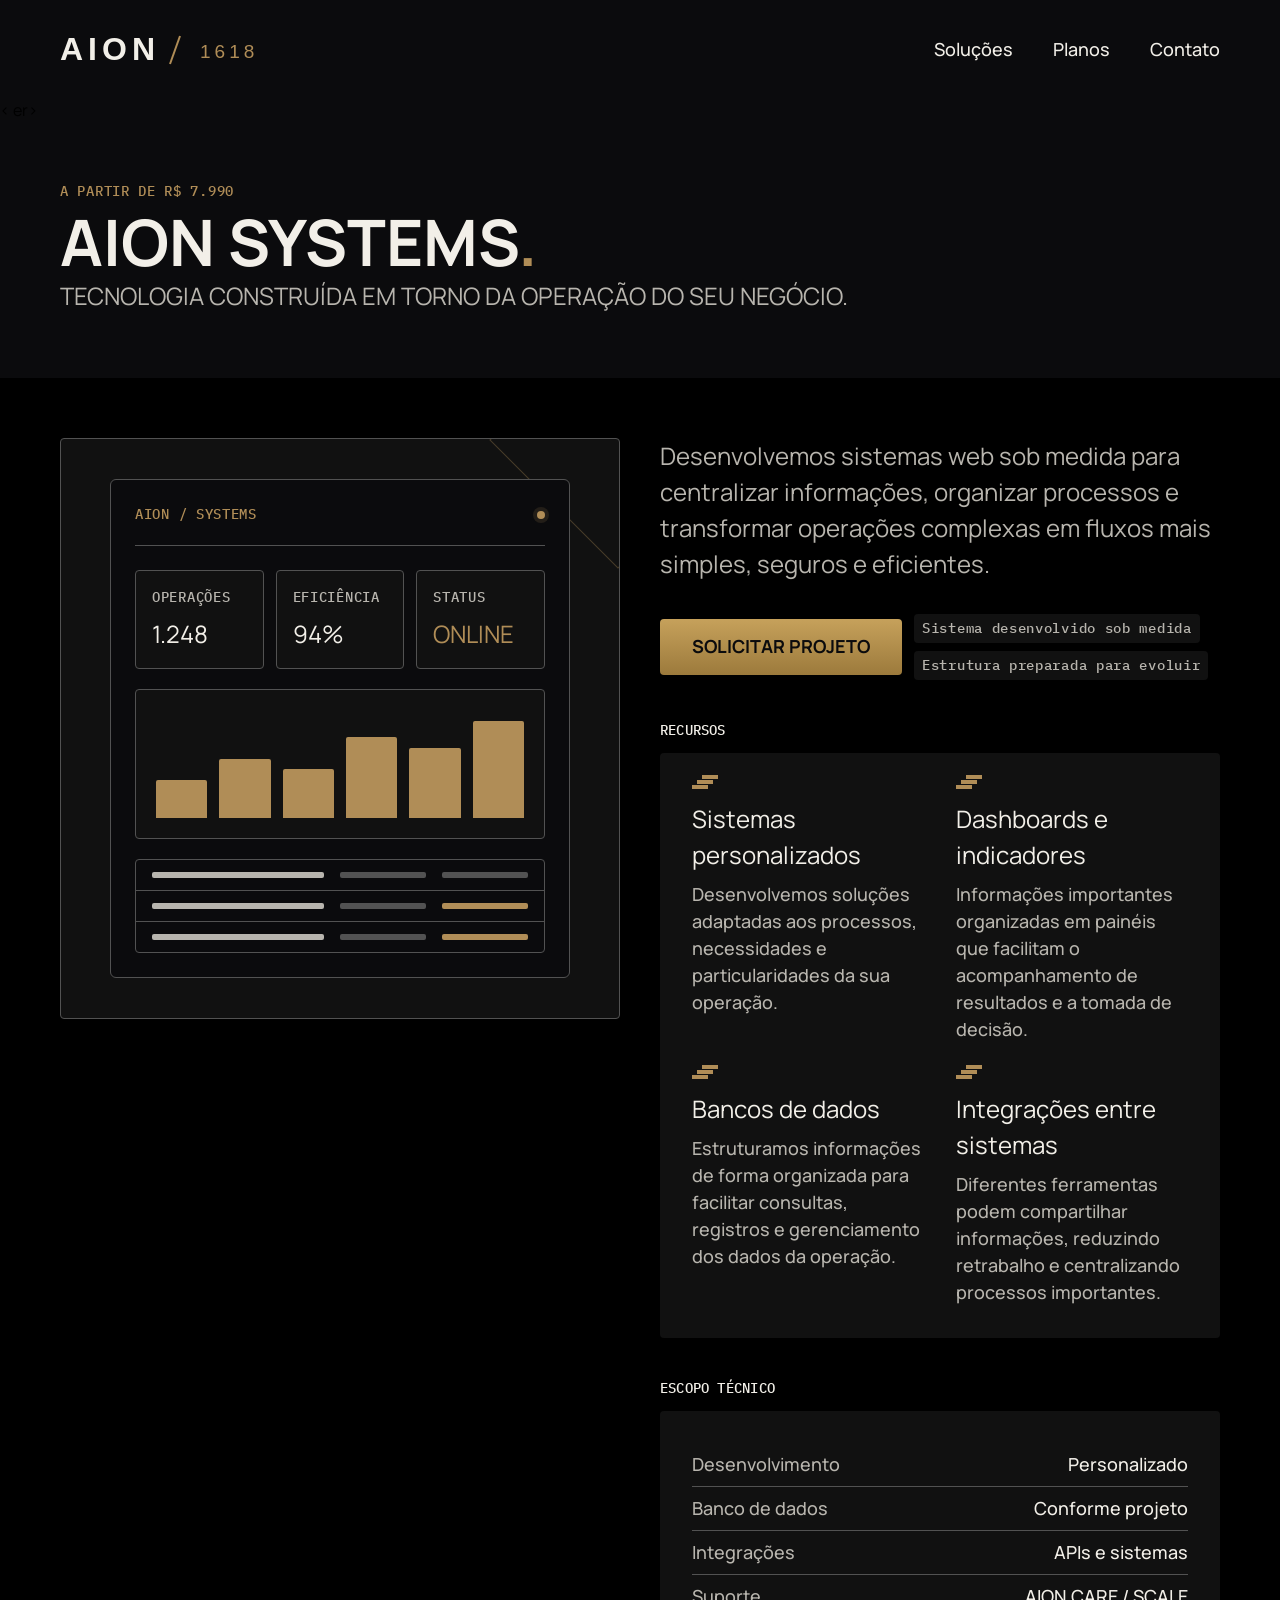
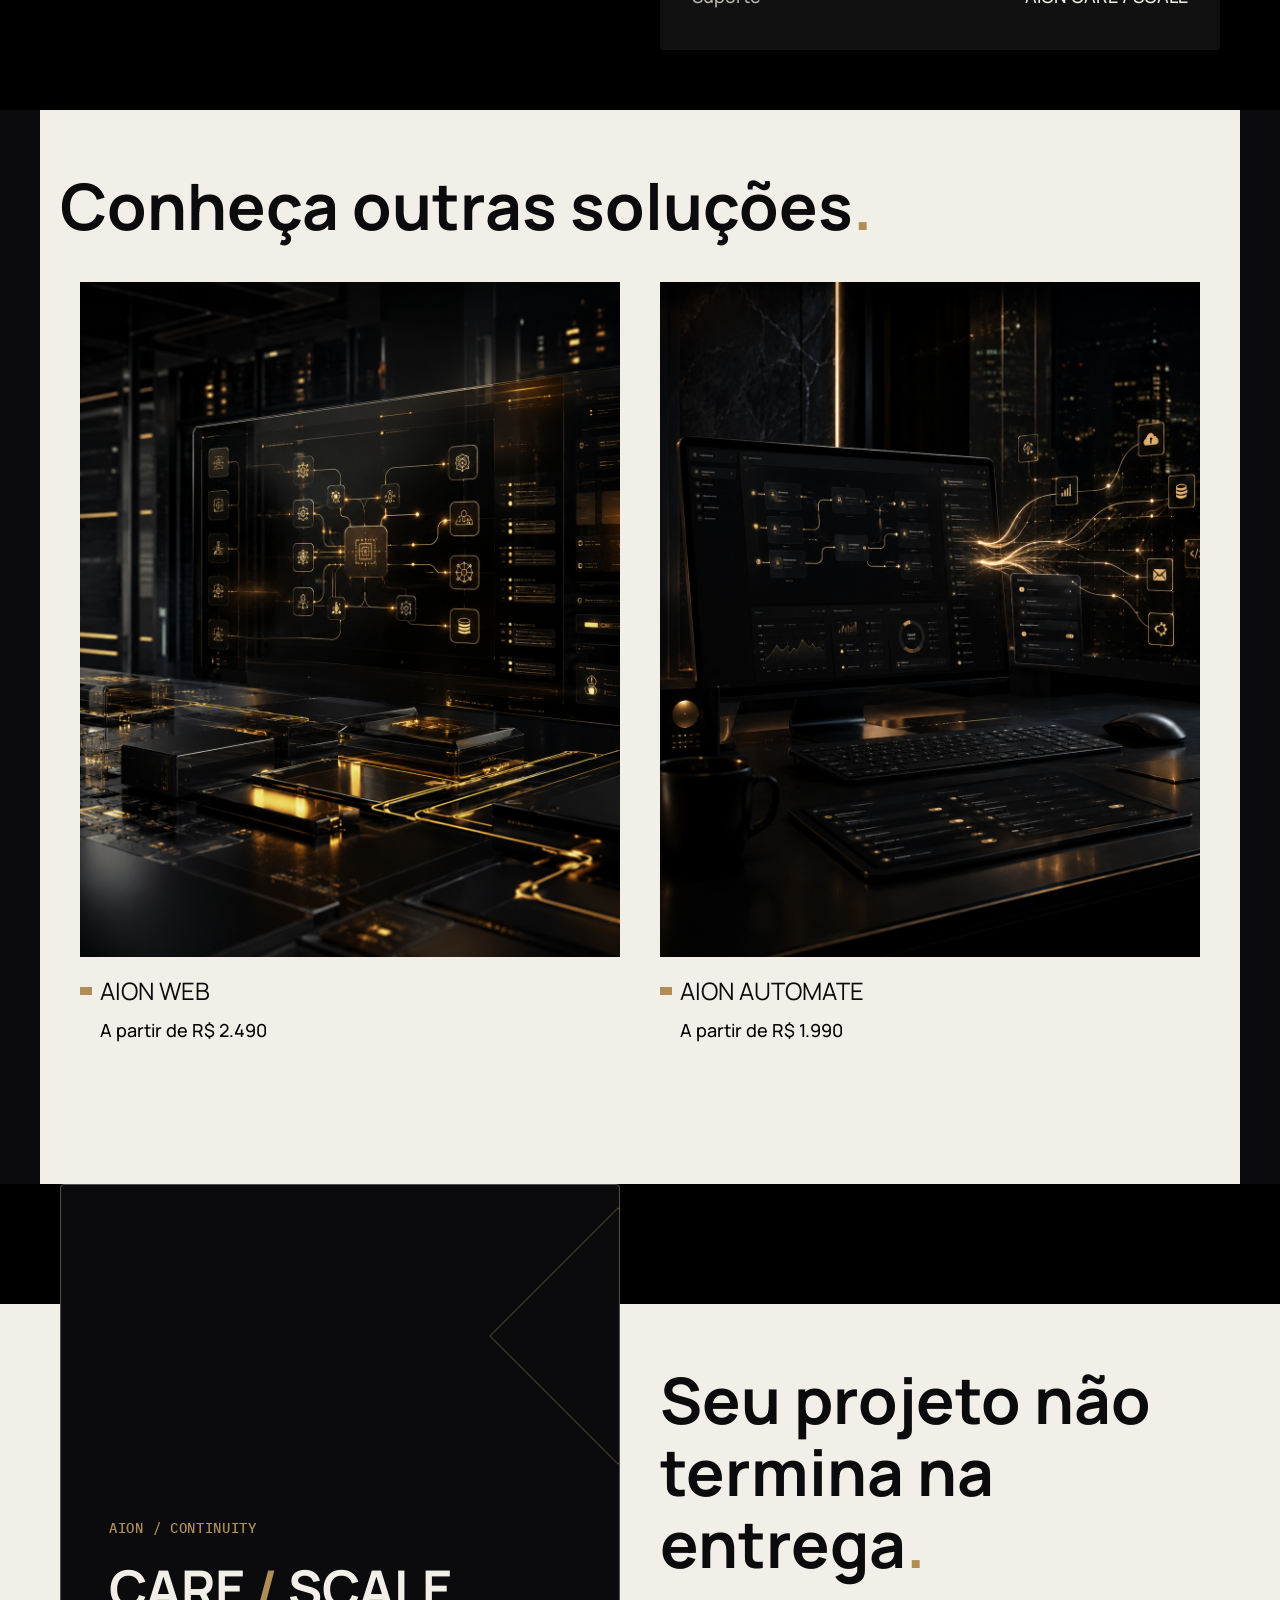
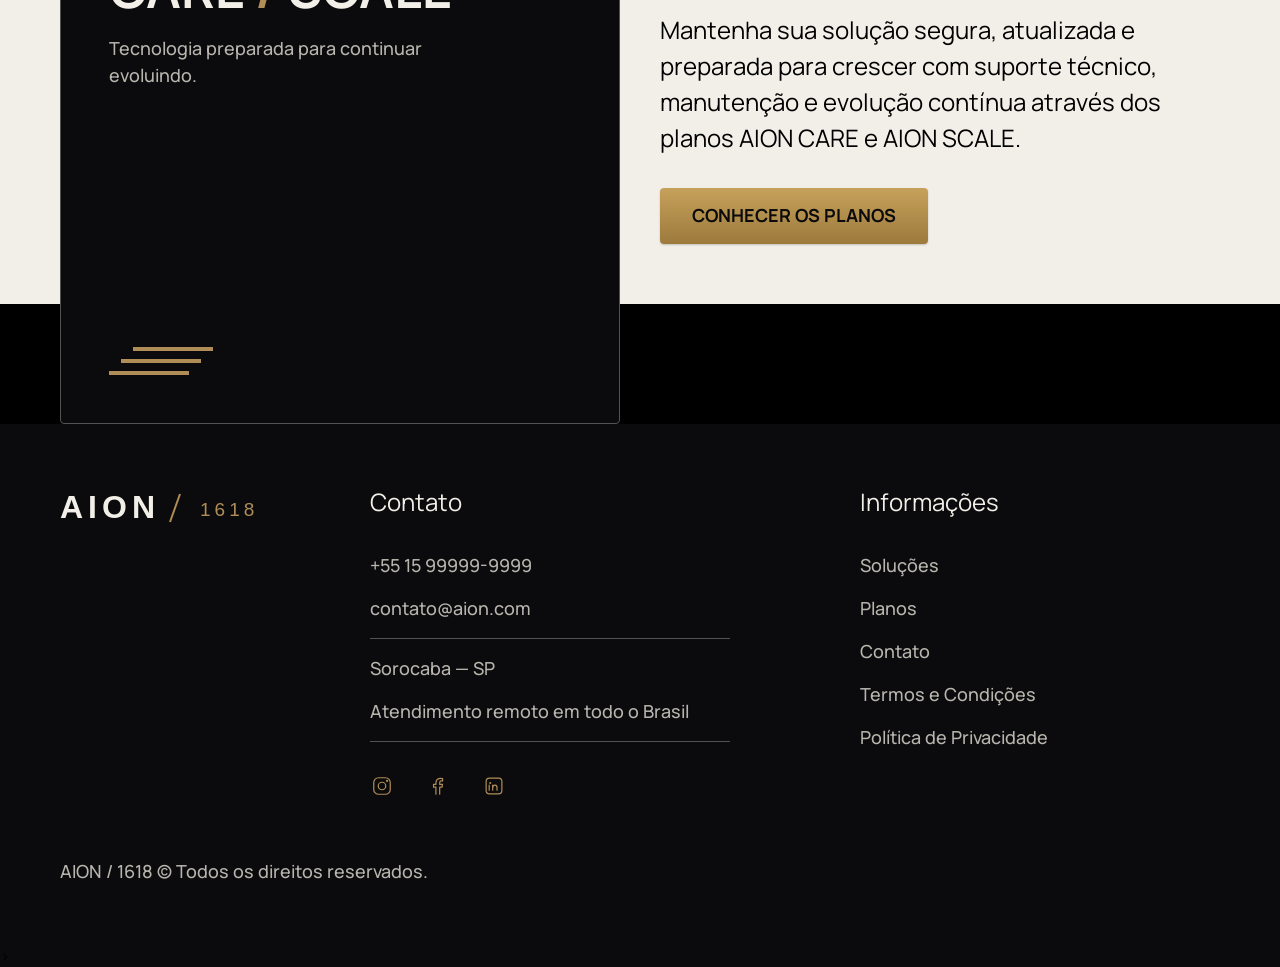
<file: solucoes/systems.html>
<!DOCTYPE html>
<html lang="pt-br">

<head>
  <meta charset="UTF-8">
  <meta name="viewport" content="width=device-width, initial-scale=1.0">

  <!-- Fontes -->
  <link rel="preconnect" href="https://fonts.googleapis.com">
  <link rel="preconnect" href="https://fonts.gstatic.com" crossorigin>

  <link href="https://fonts.googleapis.com/css2?family=IBM+Plex+Mono:ital,wght@0,100;0,200;0,300;0,400;0,500;0,600;0,700;1,100;1,200;1,300;1,400;1,500;1,600;1,700&family=Manrope:wght@200..800&display=swap" rel="stylesheet">

  <!-- CSS -->
<link rel="stylesheet" href="../css/style.min.css">

  <title>AION Systems | AION / 1618</title>

  <meta name="description" content="Sistemas empresariais personalizados, dashboards, bancos de dados e integrações desenvolvidos pela AION Systems.">
<script>
  document.documentElement.classList.add("js");
</script>
</head>


<body id="systems">

  <!-- HEADER -->
  <header class="header-bg">

    <div class="header container">

      <a href="../index.html">
        <img src="../img/aion.svg" alt="AION / 1618">
      </a>

      <nav aria-label="Navegação principal">

        <ul class="header-menu">

          <li>
            <a class="texto-pequeno cor-offwhite" href="../solucoes.html">
              Soluções
            </a>
          </li>

          <li>
            <a class="texto-pequeno cor-offwhite" href="../planos.html">
              Planos
            </a>
          </li>

          <li>
            <a class="texto-pequeno cor-offwhite" href="../contato.html">
              Contato
            </a>
          </li>

        </ul>

      </nav>

    </div>

    < <script> document.documentElement.classlist.add('js')</script>
      </head>er>


      <main>

        <!-- TÍTULO -->
        <section class="titulo-bg">

          <div class="titulo container">

            <p class="texto-tecnico cor-bronze">
              A PARTIR DE R$ 7.990
            </p>

            <h1 class="texto-grande cor-offwhite">
              AION SYSTEMS<span class="cor-bronze">.</span>
            </h1>

            <p class="texto-medio cor-cinza">
              Tecnologia construída em torno da operação do seu negócio.
            </p>

          </div>

        </section>


        <!-- PRODUTO -->
        <section class="produto-bg">

          <div class="produto container">


            <!-- VISUAL SYSTEMS -->
            <div class="systems-visual" aria-hidden="true">

              <div class="systems-dashboard">

                <!-- TOPO -->
                <div class="systems-topo">

                  <span class="texto-tecnico cor-bronze">
                    AION / SYSTEMS
                  </span>

                  <span class="systems-status"></span>

                </div>


                <!-- INDICADORES -->
                <div class="systems-indicadores">

                  <div>
                    <span class="texto-tecnico cor-cinza">
                      OPERAÇÕES
                    </span>

                    <strong class="texto-medio cor-offwhite">
                      1.248
                    </strong>
                  </div>

                  <div>
                    <span class="texto-tecnico cor-cinza">
                      EFICIÊNCIA
                    </span>

                    <strong class="texto-medio cor-offwhite">
                      94%
                    </strong>
                  </div>

                  <div>
                    <span class="texto-tecnico cor-cinza">
                      STATUS
                    </span>

                    <strong class="texto-medio cor-bronze">
                      ONLINE
                    </strong>
                  </div>

                </div>


                <!-- GRÁFICO -->
                <div class="systems-grafico">

                  <span></span>
                  <span></span>
                  <span></span>
                  <span></span>
                  <span></span>
                  <span></span>

                </div>


                <!-- TABELA -->
                <div class="systems-tabela">

                  <div>
                    <span></span>
                    <span></span>
                    <span></span>
                  </div>

                  <div>
                    <span></span>
                    <span></span>
                    <span></span>
                  </div>

                  <div>
                    <span></span>
                    <span></span>
                    <span></span>
                  </div>

                </div>

              </div>

            </div>


            <!-- CONTEÚDO -->
            <div class="produto-conteudo">

              <p class="texto-medio cor-cinza">
                Desenvolvemos sistemas web sob medida para centralizar informações,
                organizar processos e transformar operações complexas em fluxos
                mais simples, seguros e eficientes.
              </p>


              <!-- CTA -->
              <div class="produto-contratar">

                <a class="botao" href="../orcamento.html?solucao=systems">
                  Solicitar projeto
                </a>

                <span class="texto-tecnico cor-cinza">
                  Sistema desenvolvido sob medida
                </span>

                <span class="texto-tecnico cor-cinza">
                  Estrutura preparada para evoluir
                </span>

              </div>


              <!-- RECURSOS -->
              <h2 class="texto-tecnico cor-offwhite">
                RECURSOS
              </h2>

              <ul class="produto-informacoes">


                <li>

                  <h3 class="texto-medio cor-offwhite">
                    Sistemas personalizados
                  </h3>

                  <p class="texto-pequeno cor-cinza">
                    Desenvolvemos soluções adaptadas aos processos,
                    necessidades e particularidades da sua operação.
                  </p>

                </li>


                <li>

                  <h3 class="texto-medio cor-offwhite">
                    Dashboards e indicadores
                  </h3>

                  <p class="texto-pequeno cor-cinza">
                    Informações importantes organizadas em painéis que facilitam
                    o acompanhamento de resultados e a tomada de decisão.
                  </p>

                </li>


                <li>

                  <h3 class="texto-medio cor-offwhite">
                    Bancos de dados
                  </h3>

                  <p class="texto-pequeno cor-cinza">
                    Estruturamos informações de forma organizada para facilitar
                    consultas, registros e gerenciamento dos dados da operação.
                  </p>

                </li>


                <li>

                  <h3 class="texto-medio cor-offwhite">
                    Integrações entre sistemas
                  </h3>

                  <p class="texto-pequeno cor-cinza">
                    Diferentes ferramentas podem compartilhar informações,
                    reduzindo retrabalho e centralizando processos importantes.
                  </p>

                </li>

              </ul>


              <!-- FICHA TÉCNICA -->
              <h2 class="texto-tecnico cor-offwhite">
                ESCOPO TÉCNICO
              </h2>

              <ul class="produto-ficha texto-pequeno cor-cinza">

                <li>
                  Desenvolvimento

                  <span class="cor-offwhite">
                    Personalizado
                  </span>
                </li>

                <li>
                  Banco de dados

                  <span class="cor-offwhite">
                    Conforme projeto
                  </span>
                </li>

                <li>
                  Integrações

                  <span class="cor-offwhite">
                    APIs e sistemas
                  </span>
                </li>

                <li>
                  Suporte

                  <span class="cor-offwhite">
                    AION CARE / SCALE
                  </span>
                </li>

              </ul>

            </div>

          </div>

        </section>

      </main>


      <!-- OUTRAS SOLUÇÕES -->
      <section class="solucoes-lista container">

        <h2 class="texto-grande cor-grafite">
          Conheça outras soluções<span class="cor-bronze">.</span>
        </h2>

        <ul>


          <!-- WEB -->
          <li>

            <a href="./web.html">

              <img src="../img/solucoes/web-home.jpg" alt="Website desenvolvido pela AION Web">

              <h3 class="texto-medio cor-grafite">
                AION WEB
              </h3>

              <span class="texto-pequeno cor-cinza-escuro">
                A partir de R$ 2.490
              </span>

            </a>

          </li>


          <!-- AUTOMATE -->
          <li>

            <a href="./automate.html">

              <img src="../img/solucoes/automate-home.jpg" alt="Automação de processos AION Automate">

              <h3 class="texto-medio cor-grafite">
                AION AUTOMATE
              </h3>

              <span class="texto-pequeno cor-cinza-escuro">
                A partir de R$ 1.990
              </span>

            </a>

          </li>

        </ul>

      </section>


      <!-- SUPORTE AION -->
      <article class="suporte-bg">

        <div class="suporte container">


          <!-- VISUAL -->
          <div class="suporte-visual" aria-hidden="true">

            <span class="texto-tecnico cor-bronze">
              AION / CONTINUITY
            </span>

            <strong class="texto-grande cor-offwhite">
              CARE <span class="cor-bronze">/</span> SCALE
            </strong>

            <p class="texto-pequeno cor-cinza">
              Tecnologia preparada para continuar evoluindo.
            </p>

          </div>


          <!-- CONTEÚDO -->
          <div class="suporte-conteudo">

            <h2 class="texto-grande cor-grafite">
              Seu projeto não termina na entrega<span class="cor-bronze">.</span>
            </h2>

            <p class="texto-medio cor-cinza-escuro">
              Mantenha sua solução segura, atualizada e preparada para crescer
              com suporte técnico, manutenção e evolução contínua através dos
              planos AION CARE e AION SCALE.
            </p>

            <a class="botao" href="../planos.html">
              Conhecer os planos
            </a>

          </div>

        </div>

      </article>


      <!-- FOOTER -->
      <footer class="footer-bg">

        <div class="footer container">


          <!-- LOGO -->
          <div class="footer-logo">

            <a href="../index.html">

              <img src="../img/aion.svg" alt="AION / 1618">

            </a>

          </div>


          <!-- CONTATO -->
          <div class="footer-contato">

            <h3 class="texto-medio cor-offwhite">
              Contato
            </h3>

            <ul class="texto-pequeno cor-cinza">

              <li>
                <a class="cor-cinza" href="tel:+5515999999999">
                  +55 15 99999-9999
                </a>
              </li>

              <li>
                <a class="cor-cinza" href="mailto:contato@aion.com">
                  contato@aion.com
                </a>
              </li>

              <li>
                Sorocaba — SP
              </li>

              <li>
                Atendimento remoto em todo o Brasil
              </li>

            </ul>


            <!-- REDES -->
            <div class="footer-redes">

              <a href="#" aria-label="Instagram">
                <img src="../img/redes/instagram.svg" alt="">
              </a>

              <a href="#" aria-label="Facebook">
                <img src="../img/redes/facebook.svg" alt="">
              </a>

              <a href="#" aria-label="LinkedIn">
                <img src="../img/redes/linkedin.svg" alt="">
              </a>

            </div>

          </div>


          <!-- INFORMAÇÕES -->
          <div class="footer-informacoes">

            <h3 class="texto-medio cor-offwhite">
              Informações
            </h3>

            <nav aria-label="Navegação do rodapé">

              <ul class="texto-pequeno">

                <li>
                  <a class="cor-cinza" href="../solucoes.html">
                    Soluções
                  </a>
                </li>

                <li>
                  <a class="cor-cinza" href="../planos.html">
                    Planos
                  </a>
                </li>

                <li>
                  <a class="cor-cinza" href="../contato.html">
                    Contato
                  </a>
                </li>

                <li>
                  <a class="cor-cinza" href="../termos.html">
                    Termos e Condições
                  </a>
                </li>

                <li>
                  <a class="cor-cinza" href="../termos.html#privacidade">
                    Política de Privacidade
                  </a>
                </li>

              </ul>

            </nav>

          </div>


          <!-- COPYRIGHT -->
          <p class="footer-copy texto-pequeno cor-cinza">
            AION / 1618 © Todos os direitos reservados.
          </p>

        </div>

      </footer>

      <script src="../js/script.js">
      </script>
</body>>

</html>
</file>
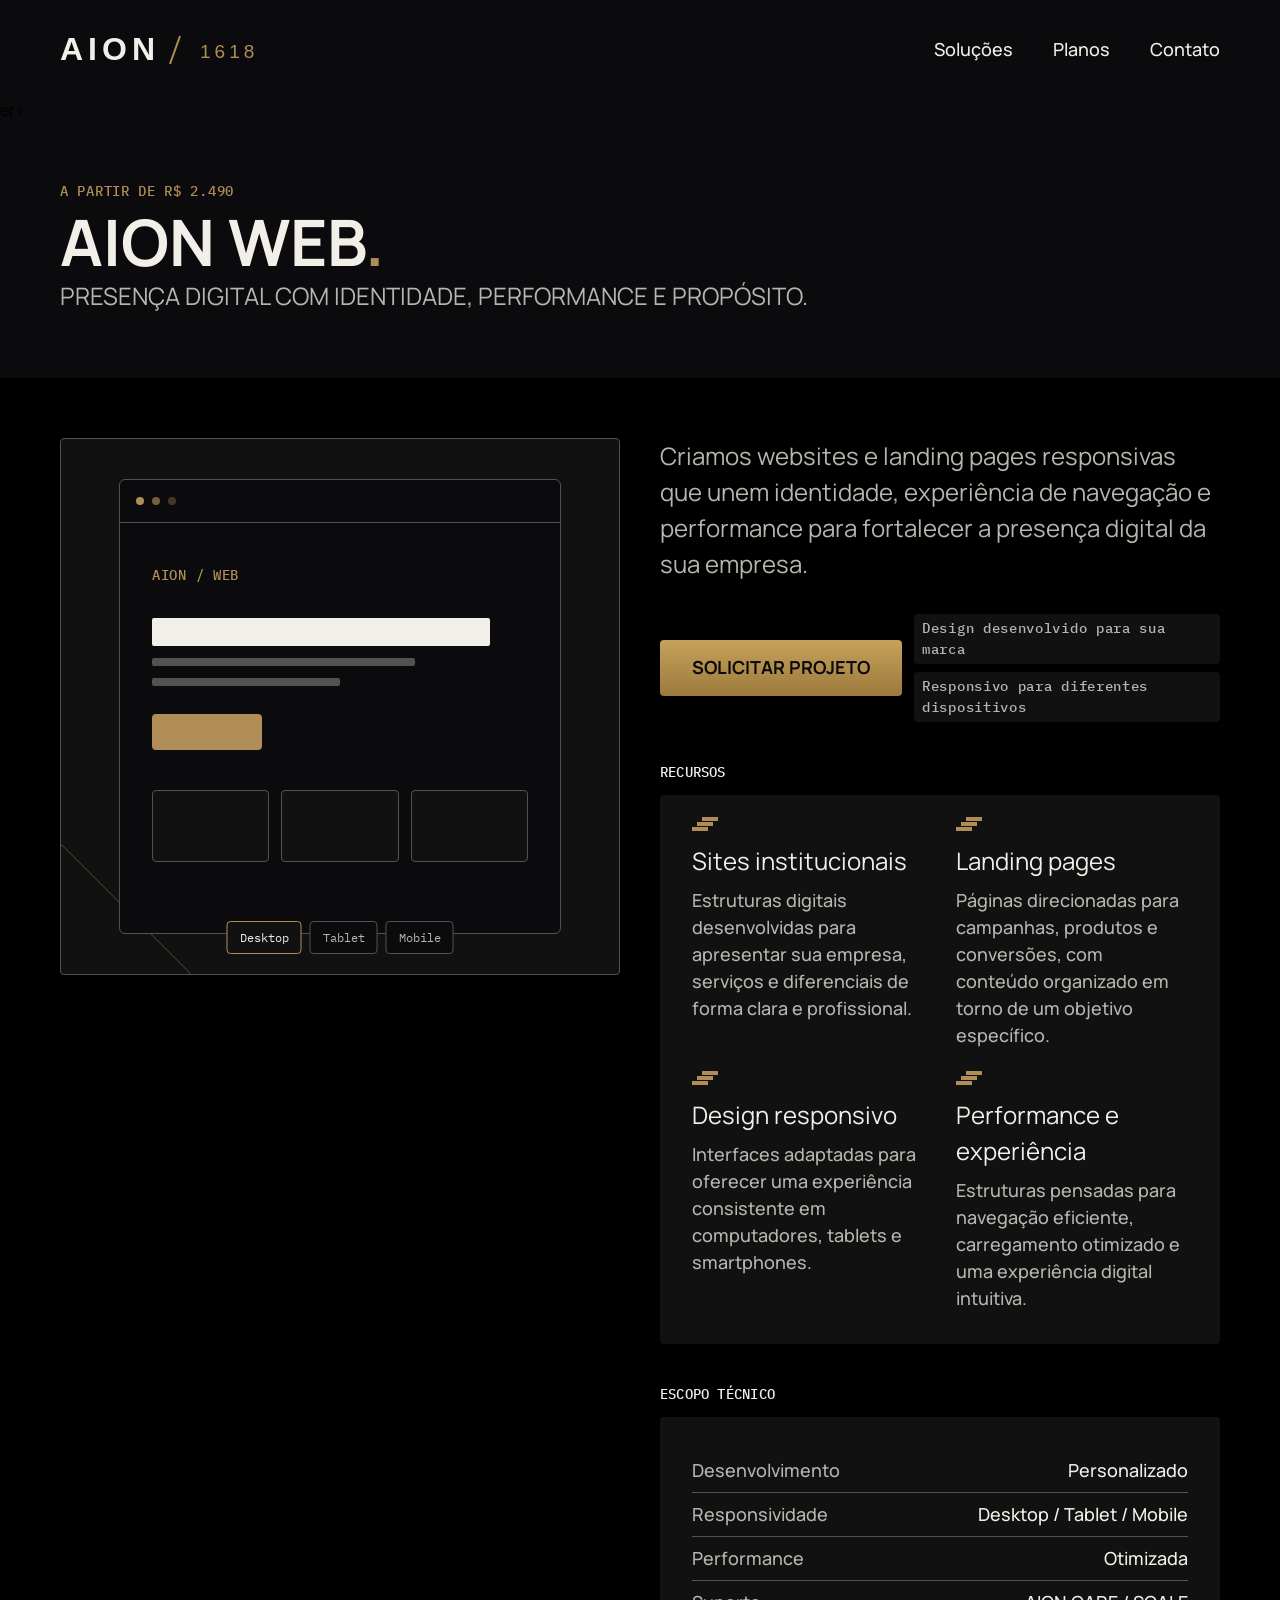
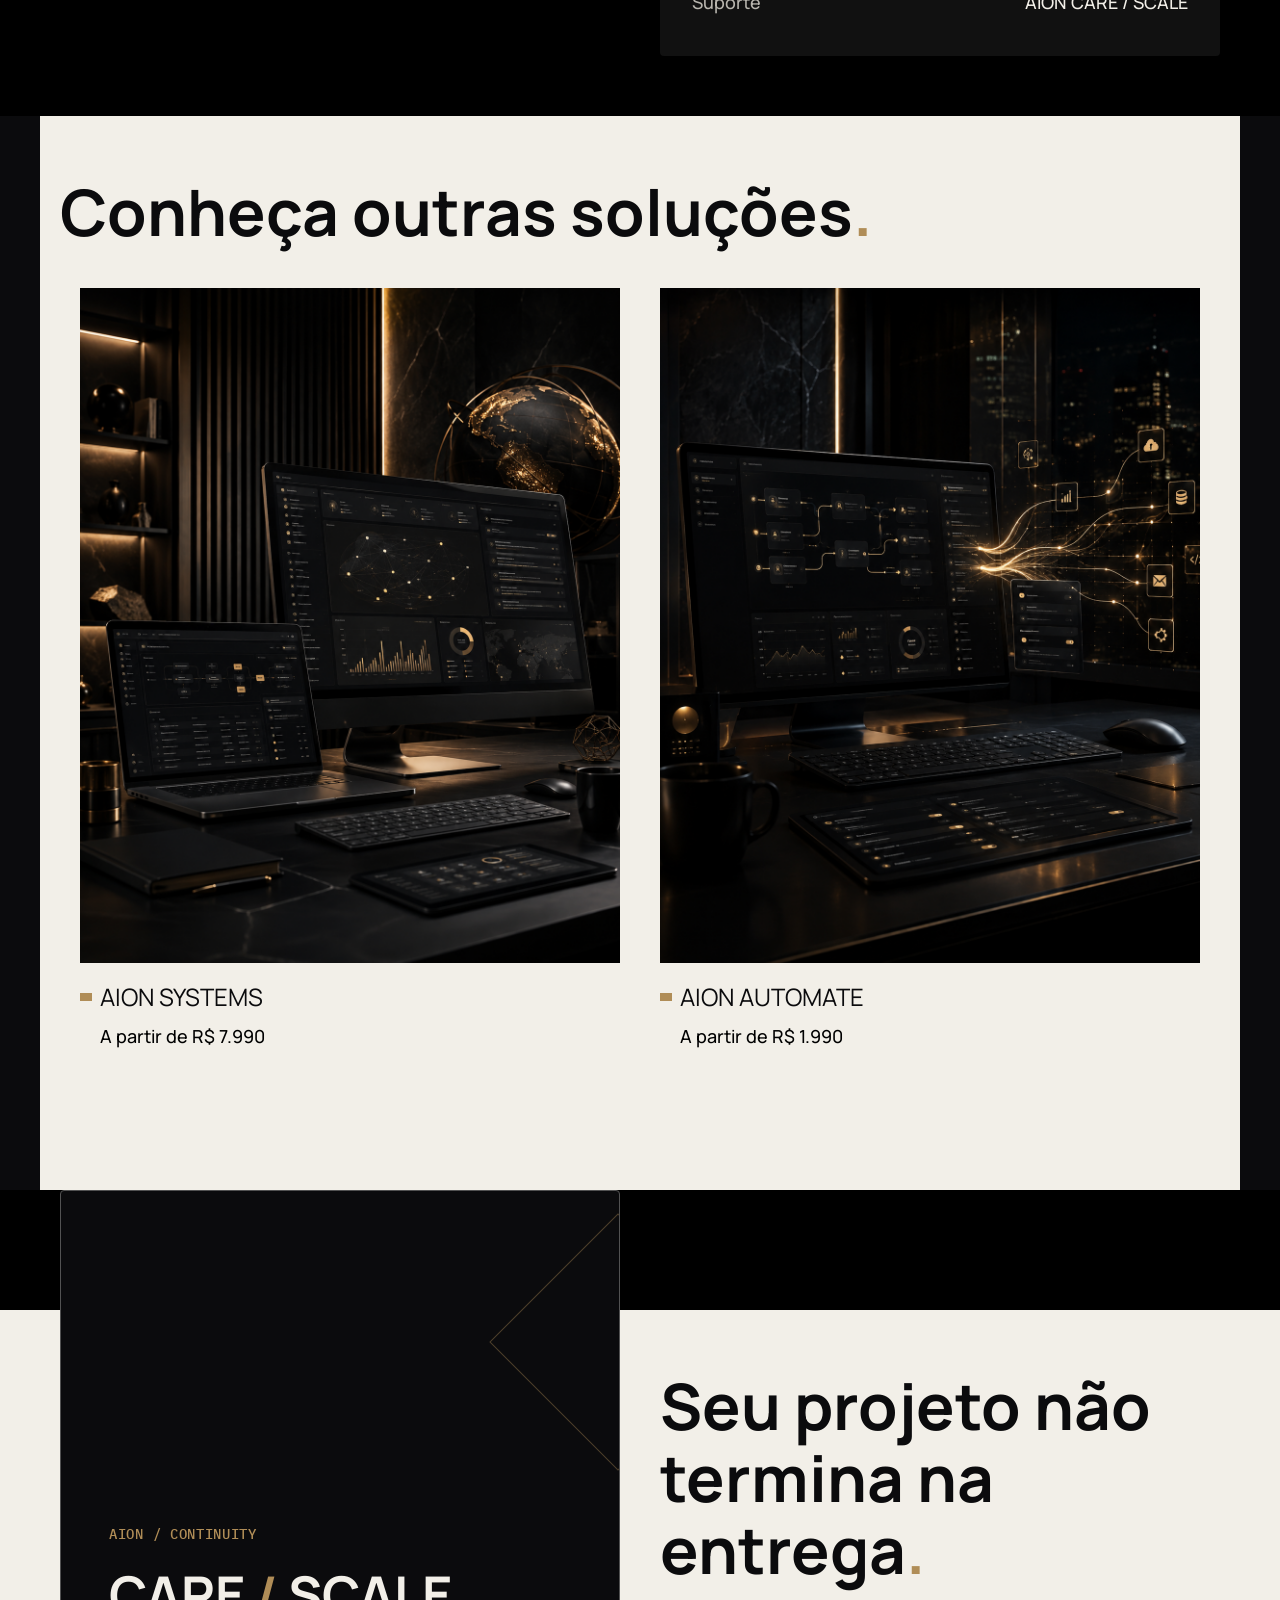
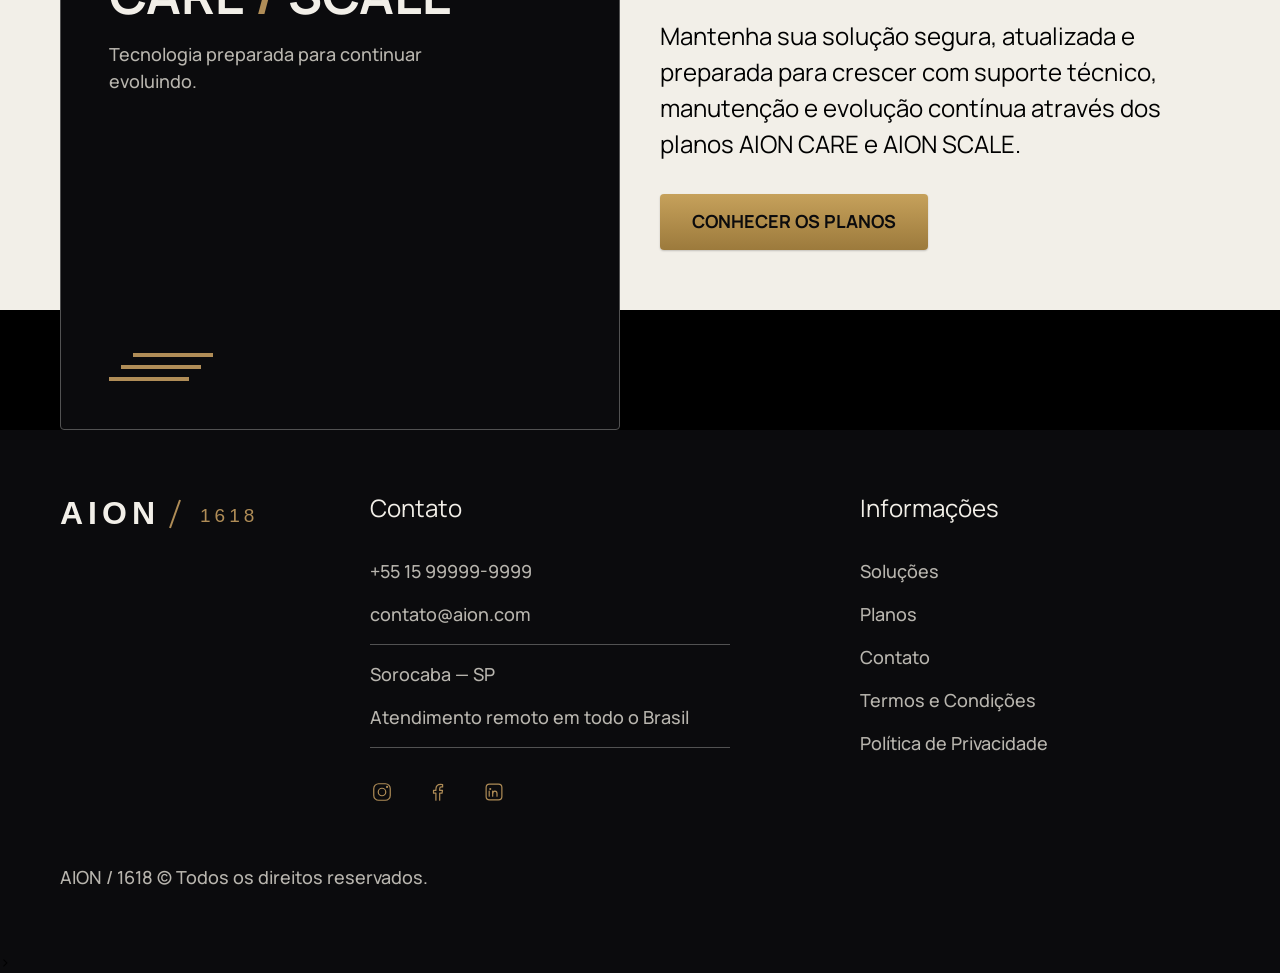
<file: solucoes/web.html>
<!DOCTYPE html>
<html lang="pt-br">

<head>
  <meta charset="UTF-8">
  <meta name="viewport" content="width=device-width, initial-scale=1.0">

  <!-- Fontes -->
  <link rel="preconnect" href="https://fonts.googleapis.com">
  <link rel="preconnect" href="https://fonts.gstatic.com" crossorigin>

  <link href="https://fonts.googleapis.com/css2?family=IBM+Plex+Mono:ital,wght@0,100;0,200;0,300;0,400;0,500;0,600;0,700;1,100;1,200;1,300;1,400;1,500;1,600;1,700&family=Manrope:wght@200..800&display=swap" rel="stylesheet">

  <!-- CSS -->
  <link rel="stylesheet" href="../css/style.min.css">

  <title>AION Web | AION / 1618</title>

  <meta name="description" content="Websites institucionais e landing pages responsivas desenvolvidos pela AION Web com foco em experiência, performance e presença digital.">
<script>
  document.documentElement.classList.add("js");
</script>
</head>


<body id="web">

  <!-- HEADER -->
  <header class="header-bg">

    <div class="header container">

      <a href="../index.html">
        <img src="../img/aion.svg" alt="AION / 1618">
      </a>

      <nav aria-label="Navegação principal">

        <ul class="header-menu">

          <li>
            <a class="texto-pequeno cor-offwhite" href="../solucoes.html">
              Soluções
            </a>
          </li>

          <li>
            <a class="texto-pequeno cor-offwhite" href="../planos.html">
              Planos
            </a>
          </li>

          <li>
            <a class="texto-pequeno cor-offwhite" href="../contato.html">
              Contato
            </a>
          </li>

        </ul>

      </nav>

    </div>

    <script> document.documentElement.classlist.add('js')</script>
    </head>er>


    <main>

      <!-- TÍTULO -->
      <section class="titulo-bg">

        <div class="titulo container">

          <p class="texto-tecnico cor-bronze">
            A PARTIR DE R$ 2.490
          </p>

          <h1 class="texto-grande cor-offwhite">
            AION WEB<span class="cor-bronze">.</span>
          </h1>

          <p class="texto-medio cor-cinza">
            Presença digital com identidade, performance e propósito.
          </p>

        </div>

      </section>


      <!-- PRODUTO -->
      <section class="produto-bg">

        <div class="produto container">


          <!-- VISUAL WEB -->
          <div class="web-visual" data-device="desktop" aria-label="Visualização responsiva do website">

            <div class="web-browser">

              <div class="web-browser-topo">

                <span></span>
                <span></span>
                <span></span>

              </div>

              <div class="web-browser-conteudo">

                <span class="texto-tecnico cor-bronze">
                  AION / WEB
                </span>

                <div class="web-linha web-linha-grande"></div>

                <div class="web-linha"></div>

                <div class="web-linha web-linha-curta"></div>

                <div class="web-botao"></div>

                <div class="web-cards">

                  <div></div>
                  <div></div>
                  <div></div>

                </div>

              </div>

            </div>


            <!-- CONTROLES -->
            <div class="web-controles">

              <button class="ativo" type="button" data-device="desktop">
                Desktop
              </button>

              <button type="button" data-device="tablet">
                Tablet
              </button>

              <button type="button" data-device="mobile">
                Mobile
              </button>

            </div>

          </div>


          <!-- CONTEÚDO -->
          <div class="produto-conteudo">

            <p class="texto-medio cor-cinza">
              Criamos websites e landing pages responsivas que unem identidade,
              experiência de navegação e performance para fortalecer a presença
              digital da sua empresa.
            </p>


            <!-- CTA -->
            <div class="produto-contratar">

              <a class="botao" href="../orcamento.html?solucao=web">
                Solicitar projeto
              </a>

              <span class="texto-tecnico cor-cinza">
                Design desenvolvido para sua marca
              </span>

              <span class="texto-tecnico cor-cinza">
                Responsivo para diferentes dispositivos
              </span>

            </div>


            <!-- RECURSOS -->
            <h2 class="texto-tecnico cor-offwhite">
              RECURSOS
            </h2>

            <ul class="produto-informacoes">


              <li>

                <h3 class="texto-medio cor-offwhite">
                  Sites institucionais
                </h3>

                <p class="texto-pequeno cor-cinza">
                  Estruturas digitais desenvolvidas para apresentar sua empresa,
                  serviços e diferenciais de forma clara e profissional.
                </p>

              </li>


              <li>

                <h3 class="texto-medio cor-offwhite">
                  Landing pages
                </h3>

                <p class="texto-pequeno cor-cinza">
                  Páginas direcionadas para campanhas, produtos e conversões,
                  com conteúdo organizado em torno de um objetivo específico.
                </p>

              </li>


              <li>

                <h3 class="texto-medio cor-offwhite">
                  Design responsivo
                </h3>

                <p class="texto-pequeno cor-cinza">
                  Interfaces adaptadas para oferecer uma experiência consistente
                  em computadores, tablets e smartphones.
                </p>

              </li>


              <li>

                <h3 class="texto-medio cor-offwhite">
                  Performance e experiência
                </h3>

                <p class="texto-pequeno cor-cinza">
                  Estruturas pensadas para navegação eficiente, carregamento
                  otimizado e uma experiência digital intuitiva.
                </p>

              </li>

            </ul>


            <!-- FICHA TÉCNICA -->
            <h2 class="texto-tecnico cor-offwhite">
              ESCOPO TÉCNICO
            </h2>

            <ul class="produto-ficha texto-pequeno cor-cinza">

              <li>
                Desenvolvimento

                <span class="cor-offwhite">
                  Personalizado
                </span>
              </li>

              <li>
                Responsividade

                <span class="cor-offwhite">
                  Desktop / Tablet / Mobile
                </span>
              </li>

              <li>
                Performance

                <span class="cor-offwhite">
                  Otimizada
                </span>
              </li>

              <li>
                Suporte

                <span class="cor-offwhite">
                  AION CARE / SCALE
                </span>
              </li>

            </ul>

          </div>

        </div>

      </section>

    </main>


    <!-- OUTRAS SOLUÇÕES -->
    <section class="solucoes-lista container">

      <h2 class="texto-grande cor-grafite">
        Conheça outras soluções<span class="cor-bronze">.</span>
      </h2>

      <ul>


        <!-- SYSTEMS -->
        <li>

          <a href="./systems.html">

            <img src="../img/solucoes/systems-home.jpg" alt="Dashboard de sistema empresarial AION Systems">

            <h3 class="texto-medio cor-grafite">
              AION SYSTEMS
            </h3>

            <span class="texto-pequeno cor-cinza-escuro">
              A partir de R$ 7.990
            </span>

          </a>

        </li>


        <!-- AUTOMATE -->
        <li>

          <a href="./automate.html">

            <img src="../img/solucoes/automate-home.jpg" alt="Automação de processos AION Automate">

            <h3 class="texto-medio cor-grafite">
              AION AUTOMATE
            </h3>

            <span class="texto-pequeno cor-cinza-escuro">
              A partir de R$ 1.990
            </span>

          </a>

        </li>

      </ul>

    </section>


    <!-- SUPORTE AION -->
    <article class="suporte-bg">

      <div class="suporte container">


        <!-- VISUAL -->
        <div class="suporte-visual" aria-hidden="true">

          <span class="texto-tecnico cor-bronze">
            AION / CONTINUITY
          </span>

          <strong class="texto-grande cor-offwhite">
            CARE <span class="cor-bronze">/</span> SCALE
          </strong>

          <p class="texto-pequeno cor-cinza">
            Tecnologia preparada para continuar evoluindo.
          </p>

        </div>


        <!-- CONTEÚDO -->
        <div class="suporte-conteudo">

          <h2 class="texto-grande cor-grafite">
            Seu projeto não termina na entrega<span class="cor-bronze">.</span>
          </h2>

          <p class="texto-medio cor-cinza-escuro">
            Mantenha sua solução segura, atualizada e preparada para crescer
            com suporte técnico, manutenção e evolução contínua através dos
            planos AION CARE e AION SCALE.
          </p>

          <a class="botao" href="../planos.html">
            Conhecer os planos
          </a>

        </div>

      </div>

    </article>


    <!-- FOOTER -->
    <footer class="footer-bg">

      <div class="footer container">


        <!-- LOGO -->
        <div class="footer-logo">

          <a href="../index.html">

            <img src="../img/aion.svg" alt="AION / 1618">

          </a>

        </div>


        <!-- CONTATO -->
        <div class="footer-contato">

          <h3 class="texto-medio cor-offwhite">
            Contato
          </h3>

          <ul class="texto-pequeno cor-cinza">

            <li>

              <a class="cor-cinza" href="tel:+5515999999999">
                +55 15 99999-9999
              </a>

            </li>

            <li>

              <a class="cor-cinza" href="mailto:contato@aion.com">
                contato@aion.com
              </a>

            </li>

            <li>
              Sorocaba — SP
            </li>

            <li>
              Atendimento remoto em todo o Brasil
            </li>

          </ul>


          <!-- REDES -->
          <div class="footer-redes">

            <a href="#" aria-label="Instagram">

              <img src="../img/redes/instagram.svg" alt="">

            </a>

            <a href="#" aria-label="Facebook">

              <img src="../img/redes/facebook.svg" alt="">

            </a>

            <a href="#" aria-label="LinkedIn">

              <img src="../img/redes/linkedin.svg" alt="">

            </a>

          </div>

        </div>


        <!-- INFORMAÇÕES -->
        <div class="footer-informacoes">

          <h3 class="texto-medio cor-offwhite">
            Informações
          </h3>

          <nav aria-label="Navegação do rodapé">

            <ul class="texto-pequeno">

              <li>
                <a class="cor-cinza" href="../solucoes.html">
                  Soluções
                </a>
              </li>

              <li>
                <a class="cor-cinza" href="../planos.html">
                  Planos
                </a>
              </li>

              <li>
                <a class="cor-cinza" href="../contato.html">
                  Contato
                </a>
              </li>

              <li>
                <a class="cor-cinza" href="../termos.html">
                  Termos e Condições
                </a>
              </li>

              <li>
                <a class="cor-cinza" href="../termos.html#privacidade">
                  Política de Privacidade
                </a>
              </li>

            </ul>

          </nav>

        </div>


        <!-- COPYRIGHT -->
        <p class="footer-copy texto-pequeno cor-cinza">
          AION / 1618 © Todos os direitos reservados.
        </p>

      </div>

    </footer>

    <script src="../js/script.js"></script>
</body>>

</html>
</file>
<file: css/style.min.css>
body{margin:0;font-family:Manrope,sans-serif}blockquote,dd,h1,h2,h3,h4,p,ul{margin:0}ul{padding:0;list-style:none}a{text-decoration:none;color:inherit}img{max-width:100%;display:block}img[src$=".jpeg"]{border-radius:4px}.header-bg{background-color:var(--grafite)}.header{display:flex;flex-wrap:wrap;gap:20px;justify-content:space-between;align-items:center;padding-top:20px;padding-bottom:20px}.header-menu{display:flex;flex-wrap:wrap;gap:40px}.header-menu a{display:inline-block;padding:16px 0;font-size:18px;position:relative;font-weight:500}.header-menu a.ativo::after,.header-menu a::after{content:"";display:block;height:2px;width:0%;background:var(--dourado);margin-top:4px;transition:.3s;position:absolute}.header-menu a:hover::after{width:100%}@media (max-width:800px){.header-menu{gap:20px}.header-menu a{background:var(--grafite-claro);padding:12px 16px;border-radius:4px}.header a::after{display:none}}@media (max-width:600px){.header-menu{gap:12px}.header-menu a{padding:8px 12px;font-size:14px}}.footer-bg{background-color:var(--grafite)}.footer{display:grid;grid-template-columns:3fr 5fr 4fr;gap:40px;padding-top:60px;padding-bottom:60px}.footer h3,.footer-contato ul{margin-bottom:32px}.footer-contato li+li{margin-top:16px}.footer-contato li:nth-child(2n)::after{content:"";display:block;width:100%;max-width:360px;height:1px;background:var(--cinza-escuro);margin-top:16px}.footer-redes{display:flex;gap:32px}.footer-redes img{width:24px;height:24px}.footer a{transition:.2s}.footer a:hover{color:var(--bronze)}.footer-informacoes li+li{margin-top:16px}.footer-copy{grid-column:1/-1;margin-top:20px}@media (max-width:800px){.footer-logo{display:none}.footer{grid-template-columns:1fr 1fr}}.texto-grande{font-family:Manrope,sans-serif;font-size:64px;line-height:1.125;font-weight:700}.texto-medio{font-family:Manrope,sans-serif;font-size:24px;line-height:1.5;font-weight:400}.texto-pequeno{font-family:Manrope,sans-serif;font-size:18px;line-height:1.5;font-weight:500}.texto-tecnico{font-family:"IBM Plex Mono",monospace;font-size:14px;line-height:1.5;font-weight:500;letter-spacing:.05em}@media (max-width:1200px){.texto-grande{font-size:48px}.texto-medio{font-size:18px}}@media (max-width:800px){.texto-grande{font-size:32px}.texto-medio{font-size:18px}}:root{--preto:#000000;--grafite:#0b0b0d;--grafite-claro:#111111;--cinza-escuro:#525252;--cinza:#b8b5ae;--offwhite:#f2efe8;--branco:#ffffff;--bronze:#b08d57;--dourado:#c6a15b;--dourado-claro:#d2b06a;--bronze-escuro:#9c7a3c}.cor-preto{color:var(--preto)}.cor-grafite{color:var(--grafite)}.cor-cinza{color:var(--cinza)}.cor-offwhite{color:var(--offwhite)}.cor-bronze{color:var(--bronze)}.cor-dourado{color:var(--dourado)}.container{box-sizing:border-box;max-width:1200px;padding-left:20px;padding-right:20px;margin-left:auto;margin-right:auto}.botao{display:inline-block;padding:16px 32px;background:linear-gradient(var(--dourado),var(--bronze-escuro));border-radius:4px;box-shadow:0 1px 2px rgba(0,0,0,.2);text-transform:uppercase;color:var(--grafite);font-size:18px;line-height:1.33;font-weight:700;transition:.3s;max-width:max-content;border:none;cursor:pointer}.botao:hover{background:linear-gradient(var(--dourado-claro),var(--bronze))}.botao.secundario{background:var(--grafite-claro);color:var(--offwhite)}.botao.secundario:hover{background:var(--cinza-escuro)}@media (max-width:600px){.footer{grid-template-columns:1fr;gap:60px}.footer-copy{margin-top:0}.botao{padding:12px 16px;font-size:16px}}.link{display:inline-block;color:var(--bronze);font-family:Manrope,sans-serif;font-size:1.5rem;line-height:1.5;font-weight:500;text-transform:uppercase}.link::after{content:"";display:block;width:100%;height:4px;background-color:currentColor}.link:hover{color:var(--dourado)}.titulo-bg{padding-top:60px;padding-bottom:60px;background-color:var(--grafite)}.titulo p{margin-bottom:4px}@media (max-width:800px){.titulo-bg{padding-top:40px;padding-bottom:40px}.titulo p{font-size:1rem;font-weight:400}}[data-anime]{opacity:0;transform:translateY(20px);transition:opacity .6s,transform .6s}[data-anime].anime-ativo{opacity:1;transform:translateY(0)}@media (prefers-reduced-motion:reduce){[data-anime]{opacity:1;transform:none;transition:none}}.introducao-bg{background:var(--preto)}.introducao img{object-fit:cover;border-radius:4px;width:100%;height:100%}.introducao{display:grid;grid-template-columns:1fr 1fr;gap:0 40px}.introducao-conteudo{align-self:end;padding-bottom:80px}.introducao p{margin-bottom:20px}@media (max-width:800px){.introducao-bg{background:var(--grafite);padding-top:40px;box-shadow:inset 0 -60px var(--branco)}.introducao{grid-template-columns:1fr;gap:32px}.introducao-conteudo{padding-bottom:0}.introducao h1{font-size:32px;margin-bottom:16px}.introducao img{height:300px;width:100%;object-fit:cover}}.tecnologia-bg{background-color:var(--grafite-claro)}.tecnologia{display:grid;grid-template-columns:1fr 1fr;gap:40px}.tecnologia-conteudo{padding-top:80px;padding-bottom:80px}.tecnologia-conteudo>span{display:block;margin-bottom:20px}.tecnologia-conteudo h2{margin-bottom:32px}.tecnologia-conteudo>p{margin-bottom:20px}.tecnologia-conteudo>a{margin-bottom:80px}.tecnologia-imagem img{width:100%;height:100%;object-fit:cover;object-position:center;border-radius:4px}.tecnologia-vantagens{display:flex;gap:40px}.tecnologia-vantagens>div{flex:1}.tecnologia-vantagens h3{margin-bottom:8px;width:max-content}.tecnologia-vantagens p{font-size:16px}.tecnologia-vantagens img{width:24px;margin-bottom:8px}@media (max-width:800px){.tecnologia{grid-template-columns:1fr}.tecnologia-conteudo{padding-top:60px;padding-bottom:60px}.tecnologia-imagem{display:none}.tecnologia-conteudo>a{margin-bottom:60px}}@media (max-width:600px){.tecnologia-vantagens{flex-direction:column}}.parceiros{padding-top:60px;padding-bottom:120px;background:var(--branco)}.parceiros h2{margin-bottom:60px}.parceiros ul{padding:0 20px;max-width:1200px;margin:0 auto;display:grid;grid-template-columns:repeat(3,1fr)}.parceiros li{display:flex;padding:40px 32px;border-left:1px solid var(--cinza)}.parceiros img{width:100%;max-width:280px;margin:auto}.parceiros li:first-child,.parceiros li:nth-child(4){border-left:none}.parceiros li:nth-child(n+4){border-top:1px solid var(--cinza)}@media (max-width:800px){.parceiros{padding-bottom:60px}.parceiros li{padding:20px;border-left:1px solid var(--cinza)}.parceiros h2{margin-bottom:20px}.parceiros ul{grid-template-columns:repeat(2,1fr)}.parceiros li:nth-child(4){border-left:1px solid var(--cinza)}.parceiros li:nth-child(n+3){border-top:1px solid var(--cinza)}.parceiros li:nth-child(odd){border-left:none}}.depoimento{display:grid;grid-template-columns:1fr 1fr;background-color:var(--offwhite);overflow:hidden}.depoimento>div:first-child{height:560px}.depoimento img{width:100%;height:100%;object-fit:cover;object-position:center;display:block;border-radius:0}.depoimento-conteudo{padding:60px;display:flex;flex-direction:column;justify-content:center;box-sizing:border-box}.depoimento-conteudo blockquote{margin:0}.depoimento-conteudo p{max-width:26ch;font-family:Manrope,sans-serif;font-size:22px;line-height:1.55;font-style:italic;font-weight:600;margin-bottom:32px;position:relative}.depoimento p::after,.depoimento p::before{font-family:Georgia,serif;font-size:4rem;line-height:1;color:var(--bronze);position:absolute}.depoimento p::before{content:"“";left:-38px;top:-18px}.depoimento p::after{content:"”";right:-38px;bottom:-34px}.depoimento-conteudo>span{display:block;color:var(--bronze)}@media (max-width:1000px){.depoimento-conteudo{padding:40px}.depoimento-conteudo p{font-size:20px}}@media (max-width:800px){.depoimento{grid-template-columns:1fr}.depoimento>div:first-child{height:350px}.depoimento img{object-position:center 30%}.depoimento-conteudo{padding:48px 24px;align-items:center;text-align:center}.depoimento-conteudo p{max-width:38ch;font-size:18px}.depoimento p::after,.depoimento p::before{display:none}}@media (max-width:500px){.depoimento>div:first-child{height:280px}.depoimento-conteudo{padding:40px 20px}.depoimento-conteudo p{font-size:17px}}.solucoes-lista{background:var(--offwhite);padding-top:60px;padding-bottom:120px}.solucoes-lista h2{margin-bottom:40px}.solucoes-lista ul{display:flex;gap:40px;padding:0 20px 20px;max-width:1440px;margin-left:auto;margin-right:auto;overflow-x:auto}#solucoes.solucoes-lista ul{padding:0 0 20px}.solucoes-lista li{flex:1;min-width:280px}.solucoes-lista a{display:block}.solucoes-lista img{margin-bottom:16px}.solucoes-lista h3{margin-bottom:8px;display:flex;align-items:center}.solucoes-lista h3::before{content:"";display:inline-block;height:8px;width:12px;margin-right:8px;background-color:var(--bronze);transition:width .2s}.solucoes-lista a:hover h3::before{width:24px}.solucoes-lista li span{padding-left:20px}@media (max-width:800px){.solucoes-lista{padding-bottom:60px}.solucoes-lista ul{gap:20px}}.solucao-clara{background-color:var(--offwhite)}.solucao-bg{background-color:var(--grafite)}.solucao{display:grid;grid-template-columns:1fr 1fr;gap:40px;padding-top:60px;padding-bottom:60px}.solucao-imagem{display:grid}.solucao-imagem img{grid-area:1/1;width:100%;height:100%;object-fit:cover;border-radius:4px}.solucao-imagem>span{grid-area:1/1;place-self:start end;margin-top:20px;display:inline-block;padding:8px 16px;background-color:var(--grafite);color:var(--offwhite);border-radius:4px 0 0 4px}.solucao-conteudo{display:grid;grid-template-columns:1fr;align-content:center}.solucao-conteudo>span{margin-bottom:8px}.solucao h2{margin-bottom:20px}.solucao h2::before{content:"";display:block;width:12px;height:8px;margin-bottom:8px;background-color:var(--bronze)}.solucao p{max-width:45ch;margin-bottom:32px}.solucao ul{display:grid;gap:16px;margin-bottom:32px}.solucao li{display:flex;align-items:center;position:relative;padding-left:18px}.solucao li::before{content:"";width:7px;height:7px;position:absolute;left:0;background-color:var(--bronze);transform:rotate(45deg)}.solucao a{justify-self:start}@media (max-width:800px){.solucao{grid-template-columns:1fr;gap:32px;padding-top:40px;padding-bottom:40px}.solucao-imagem img{max-height:400px;object-position:center}.solucao p{max-width:60ch}}@media (max-width:600px){.solucao{gap:24px}.solucao-imagem img{max-height:300px}.solucao-imagem>span{margin-top:12px;padding:6px 10px}.solucao h2{margin-bottom:16px}.solucao p,.solucao ul{margin-bottom:24px}}.produto-bg{background-color:var(--preto)}.produto{display:grid;grid-template-columns:1fr 1fr;align-items:start;gap:40px;padding-top:60px;padding-bottom:60px}#automate .titulo p,#systems .titulo p,#web .titulo p{text-transform:uppercase}.produto-conteudo>p{margin-bottom:32px}.produto-contratar{display:grid;grid-template-columns:max-content auto;align-items:center;justify-items:start;gap:8px 12px;margin-bottom:40px}.produto-contratar a{grid-row:span 2}.produto-contratar span{display:flex;align-items:center;gap:8px;padding:4px 8px;background-color:var(--grafite-claro);border-radius:4px}.produto-conteudo>h2{text-transform:uppercase;letter-spacing:.015em;margin-bottom:12px}.produto-ficha,.produto-informacoes{padding:32px;background-color:var(--grafite-claro);border-radius:4px}.produto-informacoes{margin-bottom:40px;display:grid;grid-template-columns:1fr 1fr;gap:32px}.produto-informacoes h3{margin-bottom:8px}.produto-informacoes h3::before{content:"";display:block;width:16px;height:4px;margin-bottom:12px;background-color:var(--bronze);box-shadow:5px -5px 0 var(--bronze),10px -10px 0 var(--bronze)}.produto-ficha li{display:flex;justify-content:space-between;gap:20px;padding:8px 0;border-bottom:1px solid var(--cinza-escuro)}.produto-ficha li:last-child{border-bottom:none}.produto-ficha span{text-align:right}.automate-visual{min-height:520px;padding:40px;box-sizing:border-box;display:flex;flex-direction:column;justify-content:center;gap:60px;background-color:var(--grafite-claro);border:1px solid var(--cinza-escuro);border-radius:4px;position:relative;overflow:hidden}.automate-visual::before{content:"";position:absolute;left:61px;top:80px;bottom:80px;width:1px;background-color:var(--bronze)}.automate-etapa{display:grid;grid-template-columns:44px 1fr;column-gap:20px;position:relative;z-index:1}.automate-etapa>span{grid-row:1/3;width:44px;height:44px;display:flex;align-items:center;justify-content:center;box-sizing:border-box;background-color:var(--grafite);border:1px solid var(--bronze);border-radius:4px}.automate-etapa strong{align-self:end}.automate-etapa p{margin-top:4px}.automate-visual::after{content:"";position:absolute;width:180px;height:180px;right:-90px;bottom:-90px;border:1px solid var(--bronze);transform:rotate(45deg);opacity:.35}@media (max-width:800px){.produto{grid-template-columns:1fr;padding-top:40px;padding-bottom:40px}.automate-visual{min-height:auto;padding:40px;gap:48px;grid-row:2}.produto-informacoes{gap:24px}}@media (max-width:600px){.produto{gap:32px}.produto-informacoes{grid-template-columns:1fr;padding:24px}.produto-ficha{padding:24px}.produto-contratar{grid-template-columns:1fr}.produto-contratar a{grid-row:auto;margin-bottom:8px}.automate-visual{padding:32px 24px;gap:40px}.automate-visual::before{left:45px;top:65px;bottom:65px}.automate-etapa{grid-template-columns:40px 1fr;column-gap:16px}.automate-etapa>span{width:40px;height:40px}}@media (max-width:400px){.produto-ficha,.produto-informacoes{padding:20px}.produto-ficha li{flex-direction:column;gap:4px}.produto-ficha span{text-align:left}}.web-visual{min-height:520px;padding:40px;box-sizing:border-box;display:flex;align-items:center;justify-content:center;position:relative;background-color:var(--grafite-claro);border:1px solid var(--cinza-escuro);border-radius:4px;overflow:hidden}.web-visual::before{content:"";position:absolute;width:180px;height:180px;left:-90px;bottom:-90px;border:1px solid var(--bronze);transform:rotate(45deg);opacity:.35}.web-browser{width:100%;max-width:440px;position:relative;z-index:1;background-color:var(--grafite);border:1px solid var(--cinza-escuro);border-radius:6px;overflow:hidden;transition:width .4s,max-width .4s}.web-browser-topo{height:42px;padding:0 16px;display:flex;align-items:center;gap:8px;border-bottom:1px solid var(--cinza-escuro)}.web-browser-topo span{width:8px;height:8px;border-radius:50%;background-color:var(--bronze)}.web-browser-topo span:nth-child(2){opacity:.65}.web-browser-topo span:nth-child(3){opacity:.35}.web-browser-conteudo{min-height:330px;padding:40px 32px}.web-linha{width:70%;height:8px;margin-top:12px;background-color:var(--cinza-escuro);border-radius:2px}.web-linha-grande{width:90%;height:28px;margin-top:32px;background-color:var(--offwhite)}.web-linha-curta{width:50%}.web-botao{width:110px;height:36px;margin-top:28px;background-color:var(--bronze);border-radius:4px}.web-cards{display:grid;grid-template-columns:repeat(3,1fr);gap:12px;margin-top:40px}.web-cards div{height:70px;background-color:var(--grafite-claro);border:1px solid var(--cinza-escuro);border-radius:4px}@media (max-width:800px){.web-visual{min-height:420px;padding:40px;grid-row:2}}@media (max-width:500px){.web-visual{min-height:360px;padding:24px}.web-browser-conteudo{min-height:280px;padding:32px 24px}.web-cards{gap:8px}.web-cards div{height:54px}}.systems-visual{min-height:520px;padding:40px;box-sizing:border-box;display:flex;align-items:center;justify-content:center;position:relative;background-color:var(--grafite-claro);border:1px solid var(--cinza-escuro);border-radius:4px;overflow:hidden}.systems-visual::before{content:"";position:absolute;width:180px;height:180px;right:-90px;top:-90px;border:1px solid var(--bronze);transform:rotate(45deg);opacity:.35}.systems-dashboard{width:100%;max-width:460px;padding:24px;box-sizing:border-box;position:relative;z-index:1;background-color:var(--grafite);border:1px solid var(--cinza-escuro);border-radius:6px}.systems-topo{display:flex;justify-content:space-between;align-items:center;padding-bottom:20px;border-bottom:1px solid var(--cinza-escuro)}.systems-status{width:8px;height:8px;background-color:var(--bronze);border-radius:50%;box-shadow:0 0 0 4px rgba(176,141,87,.15)}.systems-indicadores{display:grid;grid-template-columns:repeat(3,1fr);gap:12px;margin-top:24px}.systems-indicadores>div{padding:16px;background-color:var(--grafite-claro);border:1px solid var(--cinza-escuro);border-radius:4px}.systems-indicadores span,.systems-indicadores strong{display:block}.systems-indicadores span{margin-bottom:8px}.systems-grafico{height:150px;margin-top:20px;padding:20px;box-sizing:border-box;display:flex;align-items:end;gap:12px;background-color:var(--grafite-claro);border:1px solid var(--cinza-escuro);border-radius:4px}.systems-grafico span{flex:1;min-width:12px;background-color:var(--bronze);border-radius:2px 2px 0 0}.systems-grafico span:first-child{height:35%}.systems-grafico span:nth-child(2){height:55%}.systems-grafico span:nth-child(3){height:45%}.systems-grafico span:nth-child(4){height:75%}.systems-grafico span:nth-child(5){height:65%}.systems-grafico span:nth-child(6){height:90%}.systems-tabela{margin-top:20px;border:1px solid var(--cinza-escuro);border-radius:4px;overflow:hidden}.systems-tabela>div{display:grid;grid-template-columns:2fr 1fr 1fr;gap:16px;padding:12px 16px;border-bottom:1px solid var(--cinza-escuro)}.systems-tabela>div:last-child{border-bottom:none}.systems-tabela span{height:6px;background-color:var(--cinza-escuro);border-radius:2px}.systems-tabela div span:first-child{background-color:var(--cinza)}.systems-tabela div:nth-child(2) span:last-child,.systems-tabela div:nth-child(3) span:last-child{background-color:var(--bronze)}@media (max-width:800px){.systems-visual{min-height:440px;padding:40px;grid-row:2}}@media (max-width:500px){.systems-visual{min-height:380px;padding:24px}.systems-dashboard{padding:16px}.systems-indicadores{gap:8px}.systems-indicadores>div{padding:12px 8px}.systems-indicadores strong{font-size:16px}.systems-indicadores span{font-size:10px}.systems-grafico{height:120px;gap:8px;padding:16px}.systems-tabela>div{gap:8px;padding:10px 12px}}.web-visual[data-device=desktop] .web-browser{width:100%;max-width:440px}.web-visual[data-device=tablet] .web-browser{width:70%;max-width:330px}.web-visual[data-device=mobile] .web-browser{width:45%;max-width:220px}.web-controles{position:absolute;left:50%;bottom:20px;transform:translateX(-50%);display:flex;gap:8px;z-index:2}.web-controles button{padding:8px 12px;font-family:"IBM Plex Mono",monospace;font-size:12px;color:var(--cinza);background-color:var(--grafite);border:1px solid var(--cinza-escuro);border-radius:4px;cursor:pointer;transition:color .2s,border-color .2s,background-color .2s}.web-controles button.ativo,.web-controles button:hover{color:var(--offwhite);border-color:var(--bronze);background-color:var(--grafite-claro)}@media (max-width:500px){.web-visual[data-device=tablet] .web-browser{width:80%}.web-visual[data-device=mobile] .web-browser{width:60%}.web-controles{bottom:12px}.web-controles button{padding:6px 8px;font-size:10px}}.suporte-bg{background-color:var(--offwhite);box-shadow:inset 0 120px var(--preto),inset 0 -120px var(--preto)}.suporte{display:grid;grid-template-columns:1fr 1fr;gap:40px}.suporte-visual{min-height:520px;padding:48px;box-sizing:border-box;display:flex;flex-direction:column;justify-content:center;position:relative;background-color:var(--grafite);border:1px solid var(--cinza-escuro);border-radius:4px;overflow:hidden}.suporte-visual::before{content:"";width:180px;height:180px;position:absolute;top:60px;right:-90px;border:1px solid var(--bronze);transform:rotate(45deg);opacity:.4}.suporte-visual::after{content:"";width:80px;height:4px;position:absolute;left:48px;bottom:48px;background-color:var(--bronze);box-shadow:12px -12px 0 var(--bronze),24px -24px 0 var(--bronze)}.suporte-visual>span{margin-bottom:24px}.suporte-visual>strong{display:block;margin-bottom:20px;font-size:52px;line-height:1;white-space:nowrap}.suporte-visual>p{max-width:30ch}.suporte-conteudo{padding-top:180px;padding-bottom:180px;align-self:center}.suporte h2{margin-bottom:32px}.suporte-conteudo>p{max-width:42ch;margin-bottom:32px}@media (max-width:800px){.suporte-bg{box-shadow:inset 0 -60px var(--preto)}.suporte{grid-template-columns:1fr;gap:32px}.suporte-conteudo{grid-row:1;padding-top:60px;padding-bottom:0}.suporte-visual{min-height:360px;padding:40px}.suporte-visual>strong{font-size:48px}}@media (max-width:500px){.suporte-conteudo{padding-top:40px}.suporte h2,.suporte-conteudo>p{margin-bottom:24px}.suporte-visual{min-height:320px;padding:32px 24px}.suporte-visual>strong{font-size:40px}.suporte-visual::after{left:24px;bottom:32px}}.planos-bg{background:var(--preto)}.planos{padding-top:60px;padding-bottom:120px;display:grid;grid-template-columns:1fr 1fr;gap:40px;align-items:center}#planos .planos{padding-top:0}.planos h2{grid-column:1/-1;margin-bottom:20px}.plano-item{background-color:var(--grafite-claro);padding:32px 32px 32px 60px;display:grid;grid-template-columns:1fr auto;border-radius:4px}.plano-item h3{margin-bottom:40px}.plano-item>span{grid-column:2;display:block;text-align:right}.plano-item>span span{display:block}.plano-item ul{grid-column:1/-1;margin-bottom:32px}.plano-item li{display:flex;align-items:center;position:relative}.plano-item li+li{margin-top:20px}.plano-item li::before{content:"";display:inline-block;width:8px;height:8px;background-color:var(--bronze);position:absolute;left:-20px;transform:rotate(45deg)}.plano-item a{grid-column:1/-1;justify-self:start}@media (max-width:800px){.planos{grid-template-columns:1fr;padding-top:40px;padding-bottom:60px}.planos h2{grid-column:1}}.vantagens-bg{background-color:var(--grafite)}.vantagens{padding-top:120px;padding-bottom:120px}.vantagens h2{margin-bottom:60px}.vantagens ul{display:grid;grid-template-columns:repeat(3,1fr);gap:48px 80px}.vantagens li{position:relative}.vantagens h3{margin-bottom:12px}.vantagens h3::before{content:"";display:block;width:20px;height:4px;margin-bottom:20px;background-color:var(--bronze);box-shadow:6px -6px 0 var(--bronze),12px -12px 0 var(--bronze)}.vantagens p{max-width:36ch}@media (max-width:800px){.vantagens{padding-top:80px;padding-bottom:80px}.vantagens h2{margin-bottom:40px}.vantagens ul{grid-template-columns:repeat(2,1fr);gap:40px}}@media (max-width:600px){.vantagens{padding-top:60px;padding-bottom:60px}.vantagens ul{grid-template-columns:1fr;gap:40px}.vantagens p{max-width:none}}.perguntas-bg{background-color:var(--branco)}.perguntas{padding-top:120px;padding-bottom:120px}.perguntas h2{margin-bottom:60px}.perguntas dl>div{padding:20px;border-radius:4px}.perguntas dl>div:nth-child(odd){background-color:var(--offwhite)}.perguntas dt{display:grid;grid-template-columns:auto 1fr auto;align-items:center;gap:12px;font-weight:700;cursor:pointer}.perguntas dt::before{content:"";display:inline-block;width:12px;height:8px;background-color:var(--bronze)}.perguntas dt::after{content:"";display:inline-block;width:10px;height:10px;border-right:2px solid var(--bronze);border-bottom:2px solid var(--bronze);transform:rotate(45deg);transition:transform .3s}.perguntas dd{display:none;max-width:80ch;padding-left:24px;padding-top:16px;line-height:1.6}.perguntas div.ativa dd{display:block}.perguntas div.ativa dt::after{transform:rotate(225deg)}.perguntas dt:hover{color:var(--bronze)}@media (max-width:800px){.perguntas{padding-top:80px;padding-bottom:80px}.perguntas h2{margin-bottom:40px}.perguntas dl>div{padding:16px}.perguntas dt{gap:10px}.perguntas dd{padding-left:22px;padding-top:12px}}@media (max-width:600px){.perguntas{padding-top:60px;padding-bottom:60px}.perguntas h2{margin-bottom:32px}.perguntas dl>div{padding:16px 12px}.perguntas dt{grid-template-columns:auto 1fr auto;gap:8px}.perguntas dt::before{width:8px;height:6px}.perguntas dt::after{width:8px;height:8px}.perguntas dd{max-width:none;padding-left:16px;padding-top:12px}}#contato{background:linear-gradient(var(--grafite) 620px,var(--offwhite) 0)}.contato{display:grid;grid-template-columns:5fr 7fr;padding-bottom:120px}.contato-dados,.contato-formulario{padding:60px;box-shadow:0 1px 2px rgba(0,0,0,.1)}.contato-dados{border-radius:5px 0 0 5px;background-color:var(--preto)}.contato-formulario{border-radius:0 5px 5px 0;background-color:var(--branco)}.contato-dados h2{margin-bottom:60px}.contato-endereco{margin-bottom:32px;padding-left:28px;position:relative}.contato-endereco::before{content:"";width:8px;height:8px;position:absolute;top:10px;left:0;background-color:var(--bronze);transform:rotate(45deg)}.contato-endereco p{margin-bottom:8px}.contato-meios{font-style:normal;margin-bottom:32px}.contato-meios a{display:block;max-width:max-content;margin-bottom:8px;padding-left:28px;position:relative;transition:color .2s}.contato-meios a:hover{color:var(--bronze)}.contato-meios a::before{content:"";width:8px;height:8px;position:absolute;left:0;top:9px;background-color:var(--bronze)}.contato-meios a:first-child::before{transform:rotate(45deg)}.contato-meios a:nth-child(2){margin-bottom:32px}.contato-meios a:nth-child(2)::before{transform:rotate(45deg);opacity:.65}.contato-meios a:nth-child(3)::before{border-radius:50%}.contato-redes{display:flex;gap:32px;padding-left:28px}.contato-redes img{width:24px;height:24px;display:block}.contato-redes a{transition:transform .2s}.contato-redes a:hover{transform:translateY(-3px)}@media (max-width:800px){#contato{background:linear-gradient(var(--grafite) 420px,var(--offwhite) 0)}.contato{grid-template-columns:1fr;padding-bottom:80px}.contato-dados,.contato-formulario{padding:40px}.contato-dados{border-radius:5px 5px 0 0}.contato-formulario{border-radius:0 0 5px 5px}.contato-dados h2{margin-bottom:32px}.contato-meios a:nth-child(2){margin-bottom:24px}.contato-redes{margin-bottom:12px}}@media (max-width:500px){#contato{background:linear-gradient(var(--grafite) 360px,var(--offwhite) 0)}.contato{padding-bottom:60px}.contato-dados,.contato-formulario{padding:32px 20px}.contato-dados h2{margin-bottom:32px}.contato-endereco,.contato-meios a{padding-left:24px}.contato-redes{gap:24px;padding-left:24px}}.atendimento-bg{background-color:var(--offwhite)}.atendimento{padding-top:120px;padding-bottom:120px}.atendimento h2{margin-bottom:60px}.atendimento-grid{display:grid;grid-template-columns:1fr 1fr;gap:40px}.atendimento-item{padding:40px;background-color:var(--branco);border:1px solid var(--cinza);border-radius:4px;position:relative;overflow:hidden;transition:transform .2s,box-shadow .2s}.atendimento-item::before{content:"";position:absolute;width:120px;height:120px;right:-60px;top:-60px;border:1px solid var(--bronze);transform:rotate(45deg);opacity:.35}.atendimento-item>span{display:block;margin-bottom:16px}.atendimento-item h3{margin-bottom:16px}.atendimento-item>p{max-width:45ch;margin-bottom:32px}.atendimento-info{display:grid;gap:12px}.atendimento-info span{display:flex;align-items:center;gap:12px}.atendimento-info span::before{content:"";width:8px;height:8px;flex-shrink:0;background-color:var(--bronze);transform:rotate(45deg)}.atendimento-item:hover{transform:translateY(-4px);box-shadow:0 8px 24px rgba(0,0,0,.08)}@media (max-width:800px){.atendimento{padding-top:80px;padding-bottom:80px}.atendimento h2{margin-bottom:40px}.atendimento-grid{grid-template-columns:1fr;gap:24px}}@media (max-width:500px){.atendimento{padding-top:60px;padding-bottom:60px}.atendimento h2{margin-bottom:32px}.atendimento-item{padding:32px 24px}.atendimento-item>p{margin-bottom:24px}}#orcamento{background:linear-gradient(var(--grafite) 620px,var(--offwhite) 0)}.orcamento{display:grid;grid-template-columns:5fr 7fr;padding-bottom:120px}.orcamento-produto{padding:60px;background-color:var(--preto);border-radius:5px 0 0 5px;box-shadow:0 1px 2px rgba(0,0,0,.1)}.orcamento-produto>h2{margin-bottom:32px}.orcamento-opcoes{display:grid;gap:16px;margin-bottom:40px}.orcamento-opcao{display:grid;gap:6px;padding:20px;position:relative;background-color:var(--grafite-claro);border:1px solid var(--cinza-escuro);border-radius:4px;cursor:pointer;transition:border-color .2s,background-color .2s,transform .2s}.orcamento-opcao:hover{border-color:var(--bronze);transform:translateX(4px)}.orcamento-opcao input{position:absolute;opacity:0;pointer-events:none}.orcamento-opcao::before{content:"";width:12px;height:12px;position:absolute;top:22px;right:20px;border:1px solid var(--bronze);transform:rotate(45deg);transition:background-color .2s,box-shadow .2s}.orcamento-opcao:has(input:checked){background-color:var(--grafite);border-color:var(--bronze)}.orcamento-opcao:has(input:checked)::before{background-color:var(--bronze);box-shadow:0 0 0 4px rgba(176,141,87,.15)}.orcamento-opcao strong{display:block;padding-right:32px}.orcamento-plano{padding-top:32px;border-top:1px solid var(--cinza-escuro)}.orcamento-plano h3{margin-bottom:12px}.orcamento-plano p{max-width:35ch}.orcamento-formulario{padding:60px;background-color:var(--branco);border-radius:0 5px 5px 0;box-shadow:0 1px 2px rgba(0,0,0,.1)}.form select{width:100%;box-sizing:border-box;padding:12px;font-family:Manrope,sans-serif;font-size:1rem;line-height:1.5;font-weight:400;color:var(--grafite);background-color:var(--offwhite);border:1px solid var(--cinza);border-radius:4px;cursor:pointer;transition:border-color .2s,background-color .2s,box-shadow .2s}.form select:focus{outline:0;border-color:var(--bronze);background-color:var(--branco);box-shadow:0 0 0 2px rgba(176,141,87,.25)}.orcamento-processo{padding-top:120px;padding-bottom:120px}.orcamento-processo>h2{margin-bottom:60px}.orcamento-processo-grid{display:grid;grid-template-columns:repeat(3,1fr);gap:40px}.orcamento-processo-grid>div{padding:32px;position:relative;background-color:var(--branco);border:1px solid var(--cinza);border-radius:4px;overflow:hidden}.orcamento-processo-grid>div::after{content:"";width:90px;height:90px;position:absolute;top:-45px;right:-45px;border:1px solid var(--bronze);transform:rotate(45deg);opacity:.35}.orcamento-processo-grid>div>span{display:block;margin-bottom:16px}.orcamento-processo-grid h3{margin-bottom:12px;position:relative}.orcamento-processo-grid h3::before{content:"";display:block;width:16px;height:4px;margin-bottom:20px;background-color:var(--bronze);box-shadow:5px -5px 0 var(--bronze),10px -10px 0 var(--bronze)}.orcamento-processo-grid p{max-width:38ch}@media (max-width:800px){#orcamento{background:linear-gradient(var(--grafite) 420px,var(--offwhite) 0)}.orcamento{grid-template-columns:1fr;padding-bottom:80px}.orcamento-formulario,.orcamento-produto{padding:40px}.orcamento-produto{border-radius:5px 5px 0 0}.orcamento-formulario{border-radius:0 0 5px 5px}.orcamento-processo{padding-top:80px;padding-bottom:80px}.orcamento-processo>h2{margin-bottom:40px}.orcamento-processo-grid{grid-template-columns:1fr;gap:24px}.orcamento-processo-grid>div{padding:28px}}@media (max-width:600px){#orcamento{background:linear-gradient(var(--grafite) 360px,var(--offwhite) 0)}.orcamento{padding-bottom:60px}.orcamento-formulario,.orcamento-produto{padding:32px 20px}.orcamento-produto>h2{margin-bottom:24px}.orcamento-opcao{padding:18px 16px}.orcamento-opcao::before{top:20px;right:16px}.orcamento-processo{padding-top:60px;padding-bottom:60px}.orcamento-processo>h2{margin-bottom:32px}.orcamento-processo-grid>div{padding:24px}}.termos-bg{background-color:var(--branco)}.termos{padding-top:80px;padding-bottom:120px}.termos h2{max-width:32ch;margin-top:64px;margin-bottom:16px;font-family:Manrope,sans-serif;font-size:24px;line-height:1.3;font-weight:700;color:var(--grafite)}.termos h2:first-child{margin-top:0}.termos p{max-width:75ch;margin-bottom:16px;font-family:Manrope,sans-serif;font-size:18px;line-height:1.7;font-weight:400;color:var(--cinza-escuro)}.termos ul{max-width:70ch;margin-top:20px;margin-bottom:32px;padding-left:24px}.termos li{margin-bottom:12px;font-family:Manrope,sans-serif;font-size:18px;line-height:1.6;color:var(--cinza-escuro);position:relative}.termos li::before{content:"";width:7px;height:7px;background-color:var(--bronze);position:absolute;left:-20px;top:11px;transform:rotate(45deg)}.termos strong{font-weight:700;color:var(--grafite)}.termos a{color:var(--bronze);font-weight:600;transition:.2s}.termos a:hover{color:var(--dourado)}#cookies,#privacidade{scroll-margin-top:40px}@media (max-width:800px){.termos{padding-top:60px;padding-bottom:80px}.termos h2{margin-top:48px;font-size:22px}.termos li,.termos p{font-size:16px}}@media (max-width:500px){.termos{padding-top:40px;padding-bottom:60px}.termos h2{margin-top:40px;margin-bottom:12px;font-size:20px}.termos p{line-height:1.65}.termos ul{padding-left:20px}}
</file>
